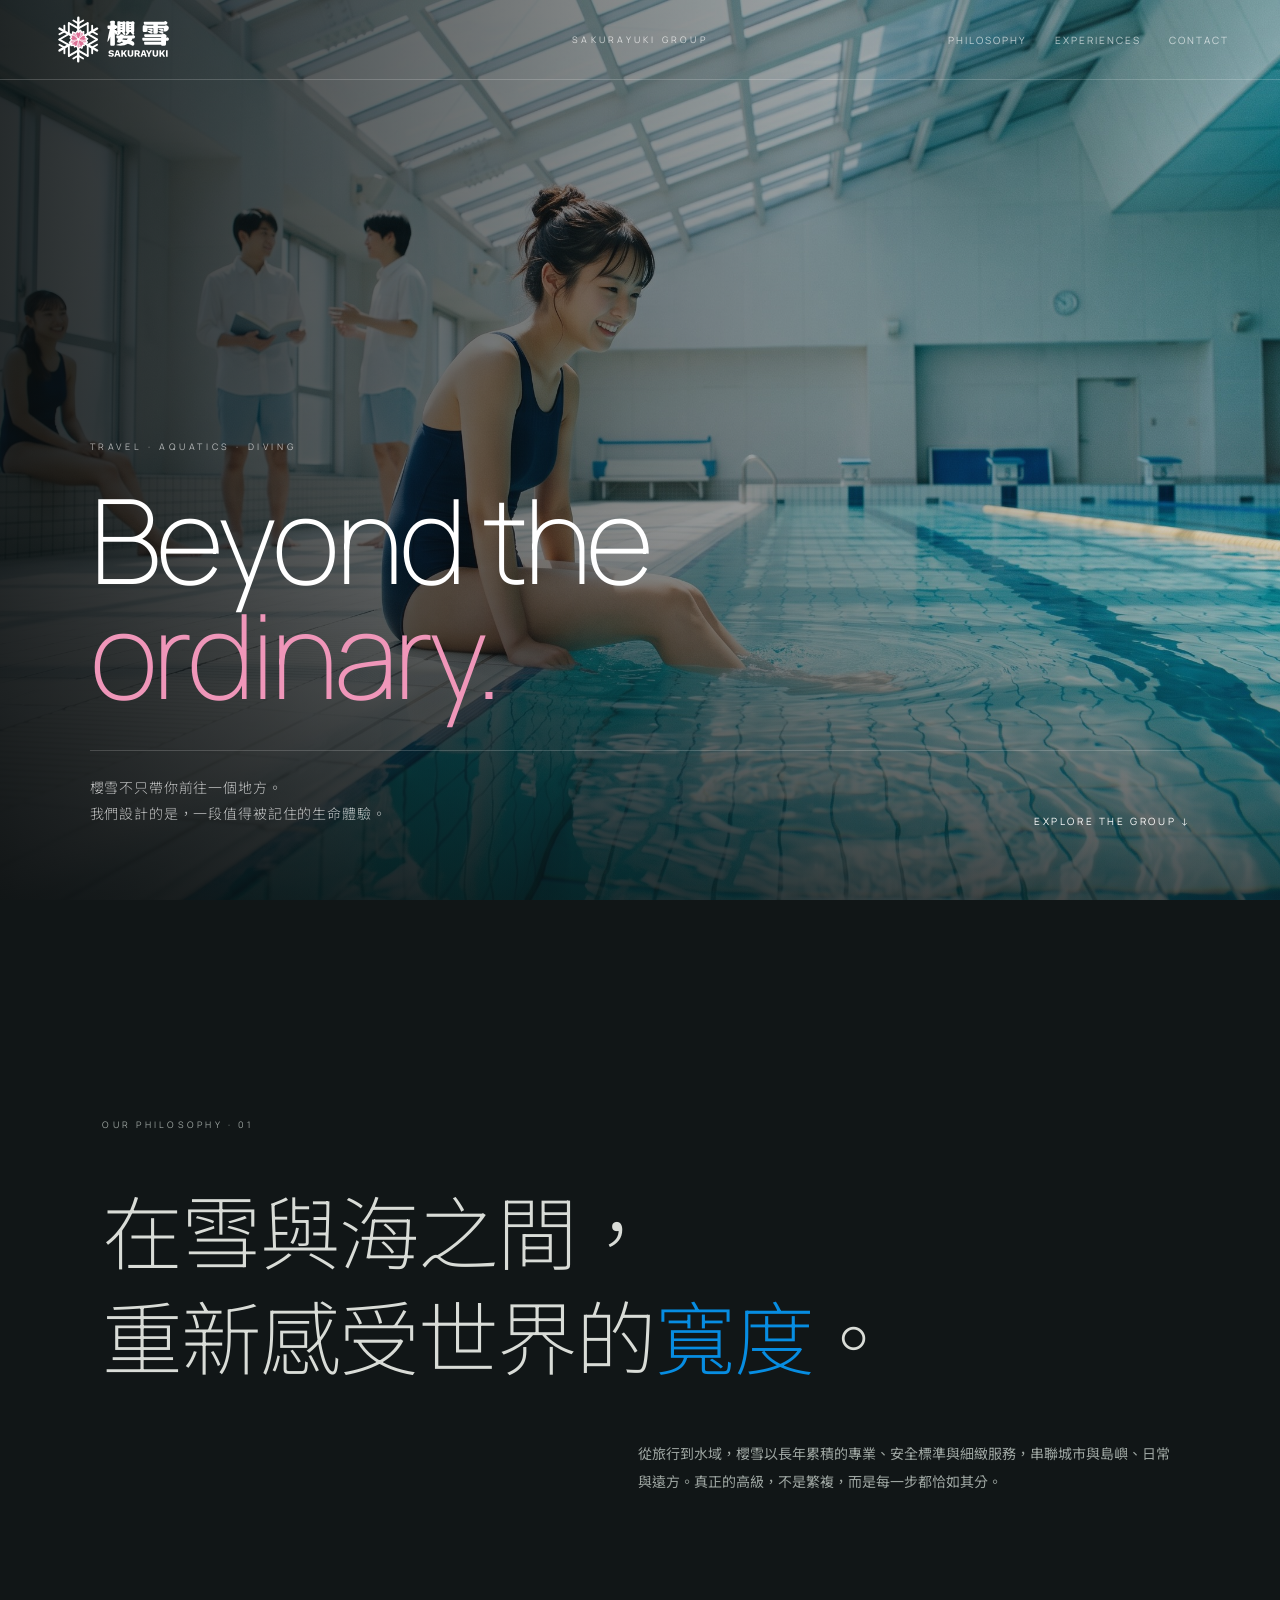
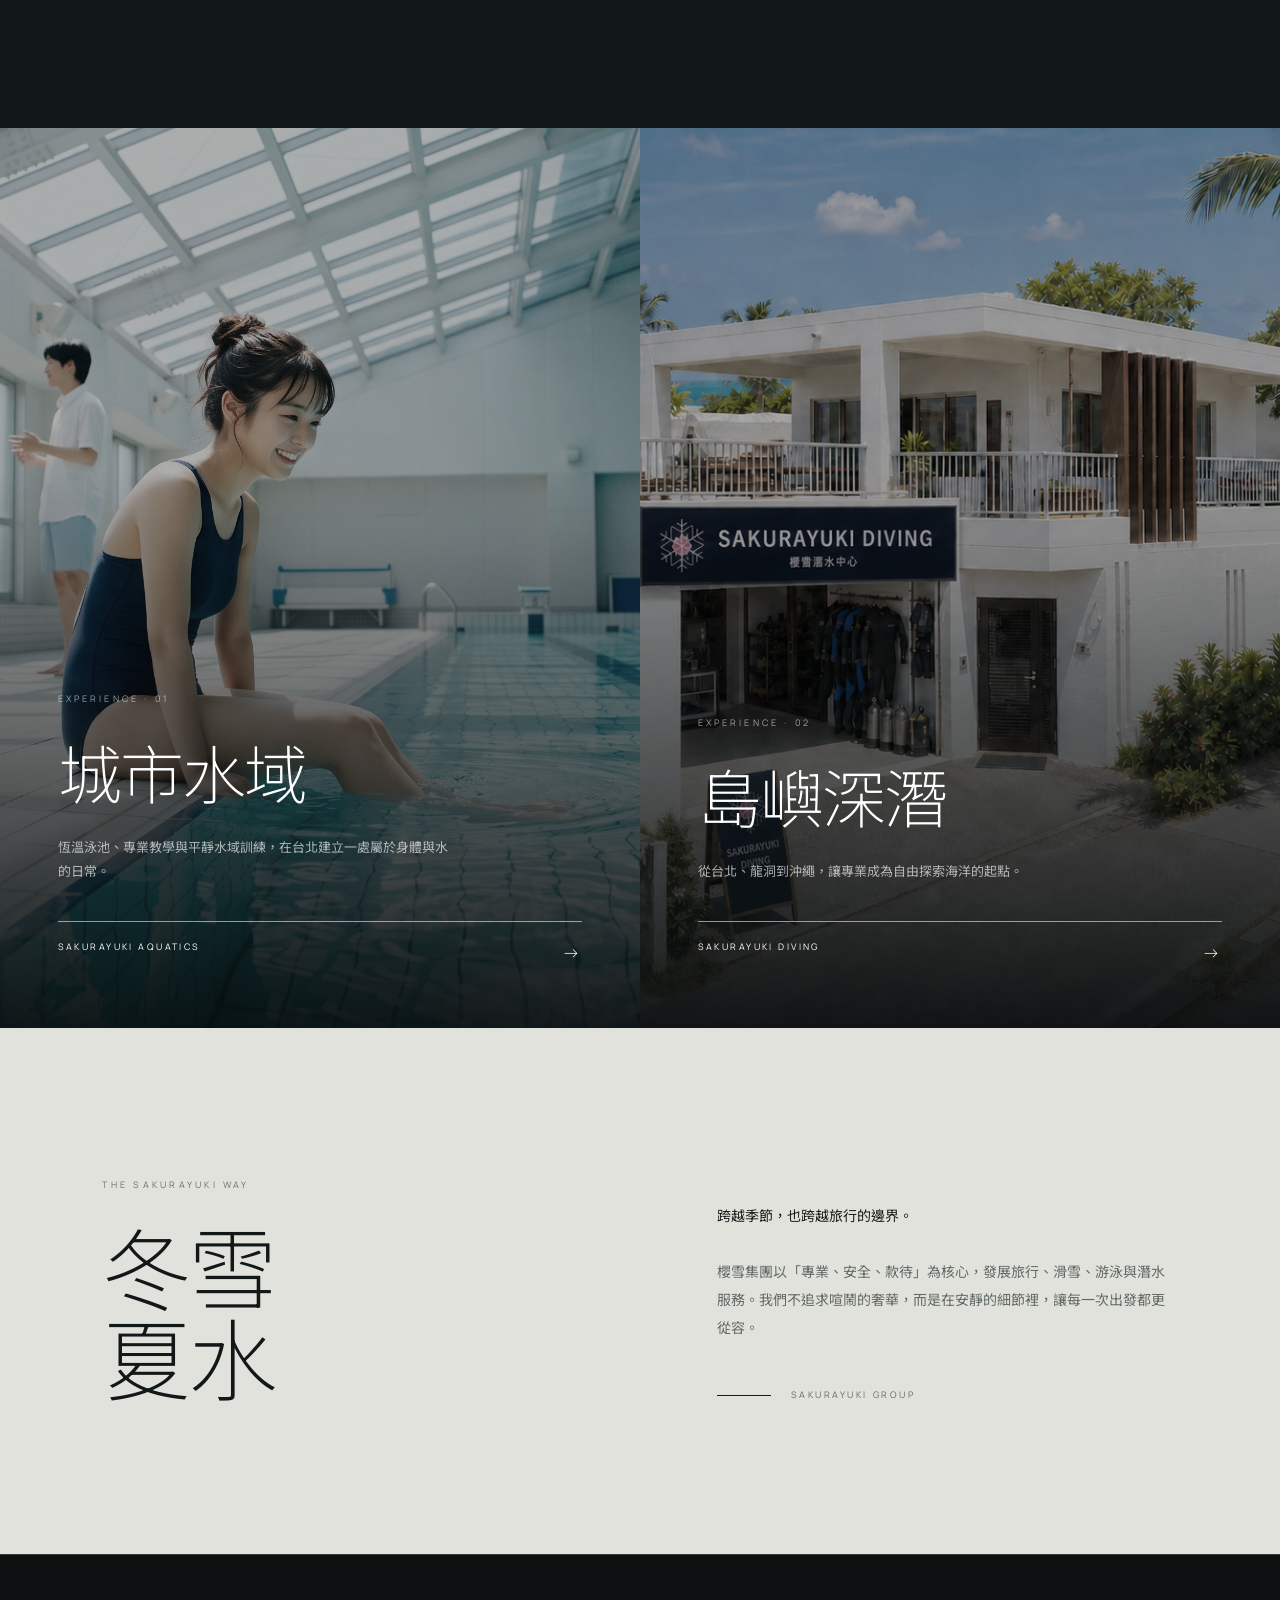
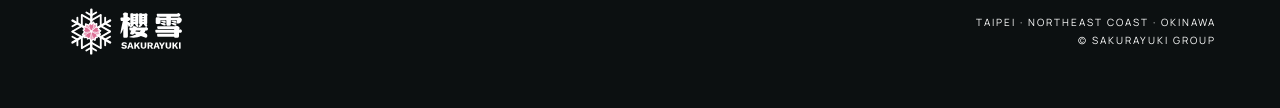
<file: index.html>
<!DOCTYPE html>
<html lang="zh-Hant-TW"><head><meta http-equiv="Content-Type" content="text/html; charset=UTF-8">
<meta name="viewport" content="width=device-width,initial-scale=1">
<title>櫻雪集團｜Nordic Nocturne</title>
<link rel="preconnect" href="https://fonts.googleapis.com/"><link rel="preconnect" href="https://fonts.gstatic.com/" crossorigin><link href="https://fonts.googleapis.com/css2?family=Manrope:wght@200;300;400;500&family=Noto+Sans+TC:wght@300;400;500;600&display=swap" rel="stylesheet">
<style>
:root{--night:#101415;--fog:#d9dcd7;--soft:#9da5a1;--pink:#e36d9c;--line:rgba(255,255,255,.18)}
*{box-sizing:border-box}html{scroll-behavior:smooth}body{margin:0;background:var(--night);color:#fff;font-family:Manrope,"Noto Sans TC",sans-serif;-webkit-font-smoothing:antialiased}a{color:inherit;text-decoration:none}.hero{height:100svh;min-height:680px;position:relative;overflow:hidden;background:url('sy-dive-images/pool-syk1.jpg') center/cover}.hero:before{content:"";position:absolute;inset:0;background:linear-gradient(90deg,rgba(8,12,13,.87) 0%,rgba(8,12,13,.5) 46%,rgba(8,12,13,.12)),linear-gradient(0deg,rgba(8,12,13,.68),transparent 42%)}.top{position:absolute;z-index:5;inset:0 0 auto;display:grid;grid-template-columns:1fr auto 1fr;align-items:center;padding:24px 4vw;border-bottom:1px solid var(--line)}.top img{width:126px;height:46px;object-fit:contain}.wordmark{font-size:9px;letter-spacing:.36em;opacity:.7;text-align:center}.links{display:flex;justify-content:flex-end;gap:28px;font-size:10px;letter-spacing:.2em}.links a{opacity:.66}.links a:hover{opacity:1}.hero-content{position:absolute;z-index:2;left:7vw;right:7vw;bottom:8vh}.micro{font-size:9px;letter-spacing:.4em;color:rgba(255,255,255,.65);text-transform:uppercase}.hero h1{font-size:clamp(58px,9.2vw,142px);font-weight:200;line-height:.98;letter-spacing:-.035em;margin:28px 0 38px;max-width:1120px}.hero h1 em{font-style:normal;color:#ef96b9}.hero-bottom{display:grid;grid-template-columns:1fr 1fr;gap:12vw;align-items:end;border-top:1px solid var(--line);padding-top:24px}.hero-bottom p{font-size:14px;font-weight:300;line-height:1.9;letter-spacing:.06em;color:rgba(255,255,255,.72);max-width:500px;margin:0}.hero-bottom a{text-align:right;font-size:10px;letter-spacing:.26em}.manifesto{min-height:92svh;display:grid;place-items:center;padding:130px 8vw;background:#111617}.manifesto-inner{max-width:1100px;width:100%}.manifesto .label{font-size:9px;letter-spacing:.36em;color:var(--soft)}.manifesto h2{font-size:clamp(38px,6.3vw,92px);font-weight:200;line-height:1.3;letter-spacing:-.025em;margin:50px 0;color:var(--fog)}.manifesto h2 span{color:var(--pink)}.manifesto p{max-width:540px;margin-left:auto;color:var(--soft);font-size:14px;line-height:2}.portals{display:grid;grid-template-columns:1fr 1fr;min-height:100svh}.portal{position:relative;overflow:hidden;min-height:720px}.portal img{position:absolute;inset:0;width:100%;height:100%;object-fit:cover;filter:saturate(.65) brightness(.68);transition:transform 1.1s cubic-bezier(.16,1,.3,1),filter .6s}.portal:after{content:"";position:absolute;inset:0;background:linear-gradient(0deg,rgba(6,10,11,.9),transparent 62%);transition:.5s}.portal:hover img{transform:scale(1.035);filter:saturate(.8) brightness(.78)}.portal-content{position:absolute;z-index:2;inset:auto 4.5vw 5vw}.portal .index{font-size:9px;letter-spacing:.35em;color:rgba(255,255,255,.58)}.portal h3{font-size:clamp(38px,5vw,72px);font-weight:200;letter-spacing:-.03em;margin:20px 0 18px}.portal p{color:rgba(255,255,255,.65);font-size:13px;line-height:1.8;max-width:390px}.portal .cta{margin-top:38px;border-top:1px solid rgba(255,255,255,.55);padding-top:18px;display:flex;justify-content:space-between;font-size:9px;letter-spacing:.27em}.portal .cta b{font-size:18px;font-weight:200;transition:.3s}.portal:hover .cta b{transform:translateX(7px)}.group{padding:150px 8vw;background:#e2e2dc;color:#121818;display:grid;grid-template-columns:1fr 1fr;gap:12vw;align-items:end}.group .label{font-size:9px;letter-spacing:.36em;color:#69706d}.group h2{font-size:clamp(46px,7vw,104px);font-weight:200;letter-spacing:-.045em;line-height:1;margin:34px 0 0}.group-copy{font-size:14px;line-height:2;color:#626a67}.group-copy strong{font-weight:400;color:#171d1b}.signature{display:flex;gap:20px;align-items:center;margin-top:44px}.signature:before{content:"";width:54px;height:1px;background:#171d1b}.signature span{font-size:9px;letter-spacing:.28em}.footer{padding:48px 5vw;border-top:1px solid var(--line);display:flex;justify-content:space-between;align-items:center;background:#0c1011}.footer img{width:126px}.footer div{font-size:8px;letter-spacing:.2em;color:rgba(255,255,255,.38);text-align:right;line-height:1.8}
@media(max-width:760px){.hero{min-height:720px}.top{display:flex;justify-content:space-between;padding:18px 22px}.top img{width:105px}.wordmark{display:none}.links{display:block;position:absolute;right:22px;top:30px}.links a:not(:last-child){display:none}.hero-content{left:24px;right:24px;bottom:38px}.hero h1{font-size:clamp(50px,15vw,62px);line-height:1.02}.hero-bottom{grid-template-columns:1fr;gap:30px}.hero-bottom a{text-align:left}.manifesto{padding:100px 24px}.manifesto p{margin-left:0}.portals{grid-template-columns:1fr}.portal{min-height:76svh}.portal-content{inset:auto 24px 44px}.group{grid-template-columns:1fr;padding:100px 24px;gap:60px}.footer{padding:38px 24px;display:block}.footer div{text-align:left;margin-top:28px}}
.portal:last-child img{object-position:45% center}.footer div{font-size:10px;color:#fff}.top{height:80px;padding-top:0;padding-bottom:0}.top img{width:126px;height:auto}@media(min-width:761px) and (max-width:1180px){.portals{min-height:0}.portal{min-height:680px;height:min(72vw,760px)}.portal:last-child img{object-position:21% center}.portal-content{inset:auto 4vw 4vw}}@media(max-width:760px){.top{height:60px;padding:0 1.2rem}.top img{width:126px;height:auto}.portal:last-child img{object-position:20% center}.footer div{font-size:10px}}
.manifesto h2 span{color:#078de2}
@media(min-width:761px){html.wix-embed{font-size:125%}}
@media(min-width:761px){html.wix-embed .wordmark,html.wix-embed .micro,html.wix-embed .manifesto .label,html.wix-embed .portal .index,html.wix-embed .portal .cta,html.wix-embed .group .label,html.wix-embed .signature span{font-size:11.25px}html.wix-embed .links,html.wix-embed .hero-bottom a,html.wix-embed .footer div{font-size:12.5px}html.wix-embed .hero-bottom p,html.wix-embed .manifesto p,html.wix-embed .group-copy{font-size:17.5px}html.wix-embed .portal p{font-size:16.25px}html.wix-embed .hero h1{font-size:clamp(58px,9.2vw,155px)}html.wix-embed .manifesto h2{font-size:clamp(38px,6.3vw,106px)}html.wix-embed .portal h3{font-size:clamp(38px,5vw,84px)}html.wix-embed .group h2{font-size:clamp(46px,7vw,119px)}}
</style></head>
<body><section class="hero"><header class="top"><img src="sy-dive-images/SY.svg?v=20260902b" alt="櫻雪集團"><div class="wordmark">SAKURAYUKI GROUP</div><nav class="links"><a href="#philosophy">PHILOSOPHY</a><a href="#experiences">EXPERIENCES</a><a href="#contact">CONTACT</a></nav></header><div class="hero-content"><div class="micro">Travel · Aquatics · Diving</div><h1>Beyond the<br><em>ordinary.</em></h1><div class="hero-bottom"><p>櫻雪不只帶你前往一個地方。<br>我們設計的是，一段值得被記住的生命體驗。</p><a href="#philosophy">EXPLORE THE GROUP ↓</a></div></div></section>
<section class="manifesto" id="philosophy"><div class="manifesto-inner"><div class="label">OUR PHILOSOPHY · 01</div><h2>在雪與海之間，<br>重新感受世界的<span>寬度</span>。</h2><p>從旅行到水域，櫻雪以長年累積的專業、安全標準與細緻服務，串聯城市與島嶼、日常與遠方。真正的高級，不是繁複，而是每一步都恰如其分。</p></div></section>
<section class="portals" id="experiences"><a class="portal" href="%E6%AB%BB%E9%9B%AA%E6%B8%B8%E6%B3%B3%E6%B1%A0.html"><img src="sy-dive-images/pool-syk1.jpg" alt="櫻雪游泳池"><div class="portal-content"><div class="index">EXPERIENCE · 01</div><h3>城市水域</h3><p>恆溫泳池、專業教學與平靜水域訓練，在台北建立一處屬於身體與水的日常。</p><div class="cta"><span>SAKURAYUKI AQUATICS</span><b>→</b></div></div></a><a class="portal" href="%E6%AB%BB%E9%9B%AA%E6%97%85%E8%A1%8C%E7%A4%BE_%E6%BD%9B%E6%B0%B4%E6%9C%8D%E5%8B%99.html?v=faf1f4a"><img src="sy-dive-images/okinawa-aerial-sign-v4.jpg" alt="櫻雪沖繩潛水中心"><div class="portal-content"><div class="index">EXPERIENCE · 02</div><h3>島嶼深潛</h3><p>從台北、龍洞到沖繩，讓專業成為自由探索海洋的起點。</p><div class="cta"><span>SAKURAYUKI DIVING</span><b>→</b></div></div></a></section>
<section class="group"><div><div class="label">THE SAKURAYUKI WAY</div><h2>冬雪<br>夏水</h2></div><div class="group-copy"><strong>跨越季節，也跨越旅行的邊界。</strong><br><br>櫻雪集團以「專業、安全、款待」為核心，發展旅行、滑雪、游泳與潛水服務。我們不追求喧鬧的奢華，而是在安靜的細節裡，讓每一次出發都更從容。<div class="signature"><span>SAKURAYUKI GROUP</span></div></div></section>
<footer class="footer" id="contact"><img src="sy-dive-images/SY.svg?v=20260902b" alt="櫻雪集團"><div>TAIPEI · NORTHEAST COAST · OKINAWA<br>© SAKURAYUKI GROUP</div></footer><script>if(self!==top){document.documentElement.classList.add('wix-embed');const link=document.querySelector('a[href*="%E6%BD%9B%E6%B0%B4%E6%9C%8D%E5%8B%99"]');if(link){const url=new URL(link.getAttribute('href'),location.href);url.searchParams.set('v','b017335');url.searchParams.set('embed','wix');link.href=url.href}}</script></body></html>
</file>
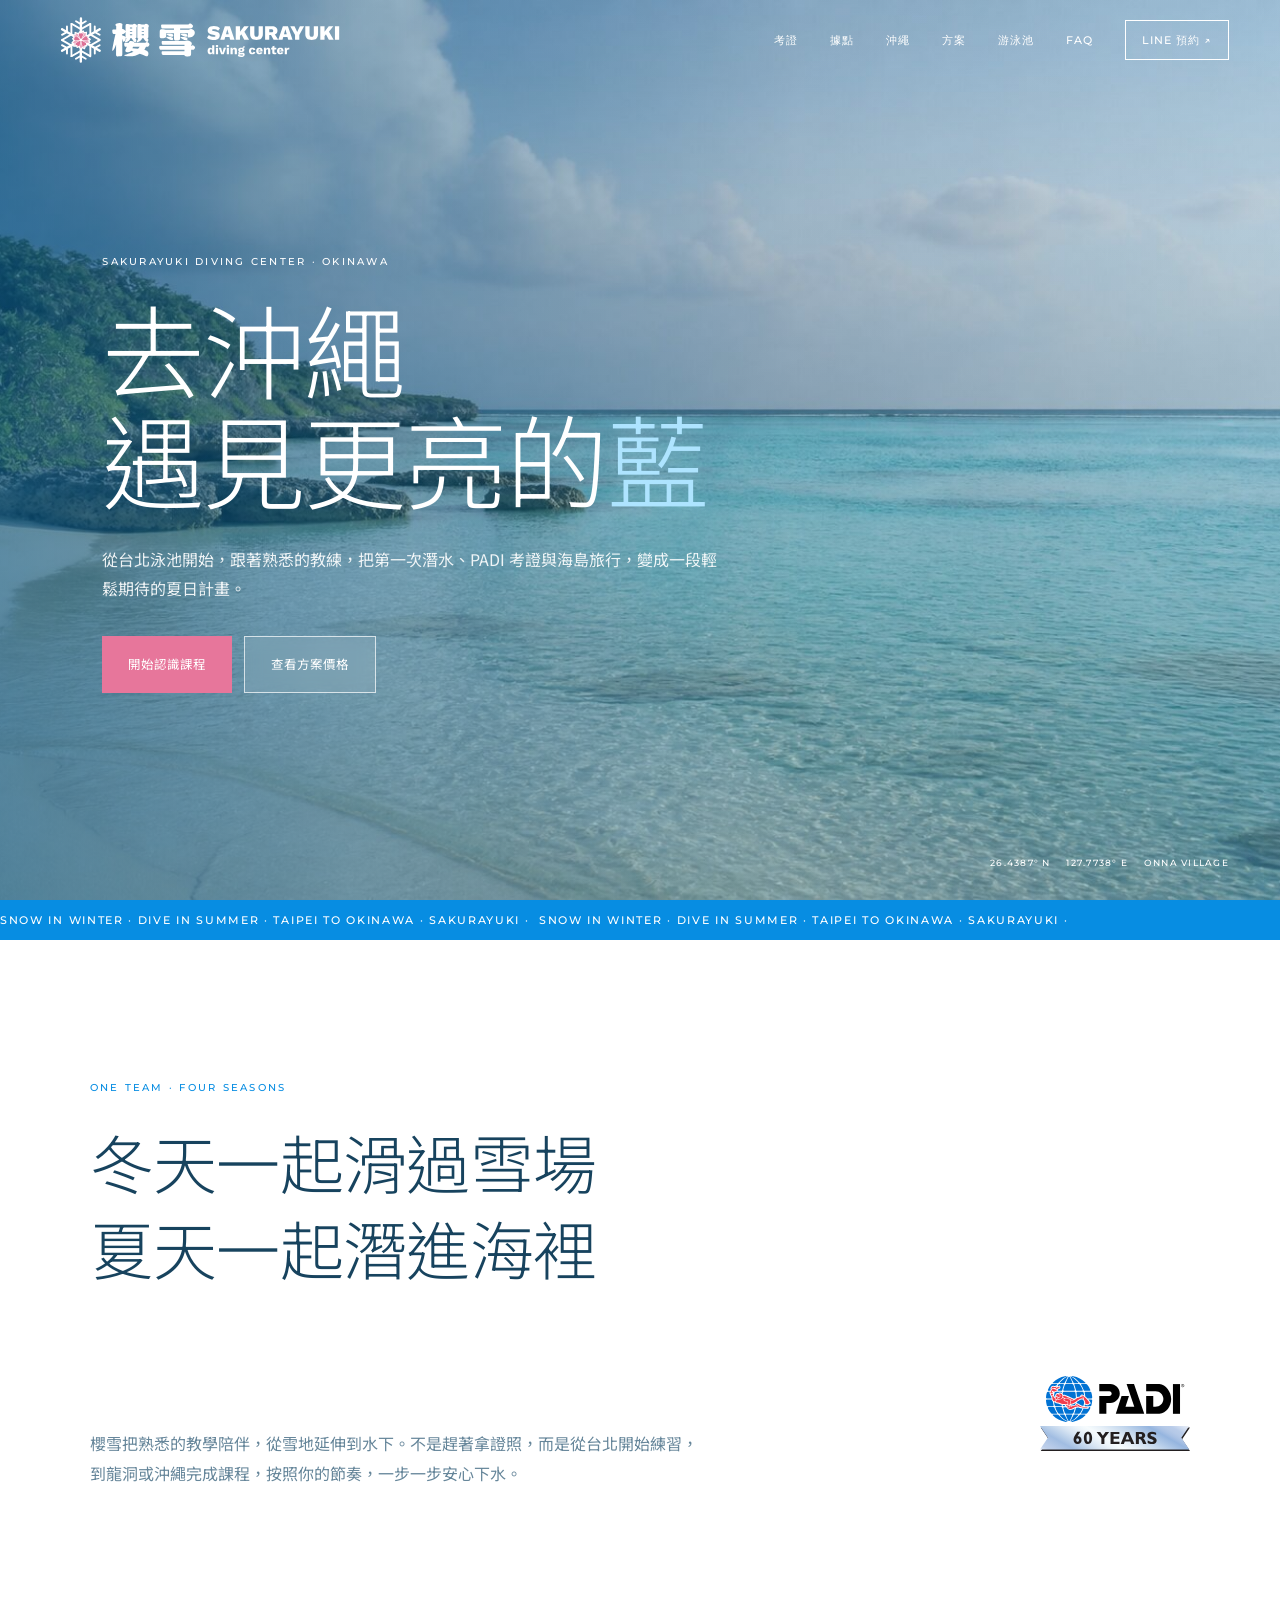
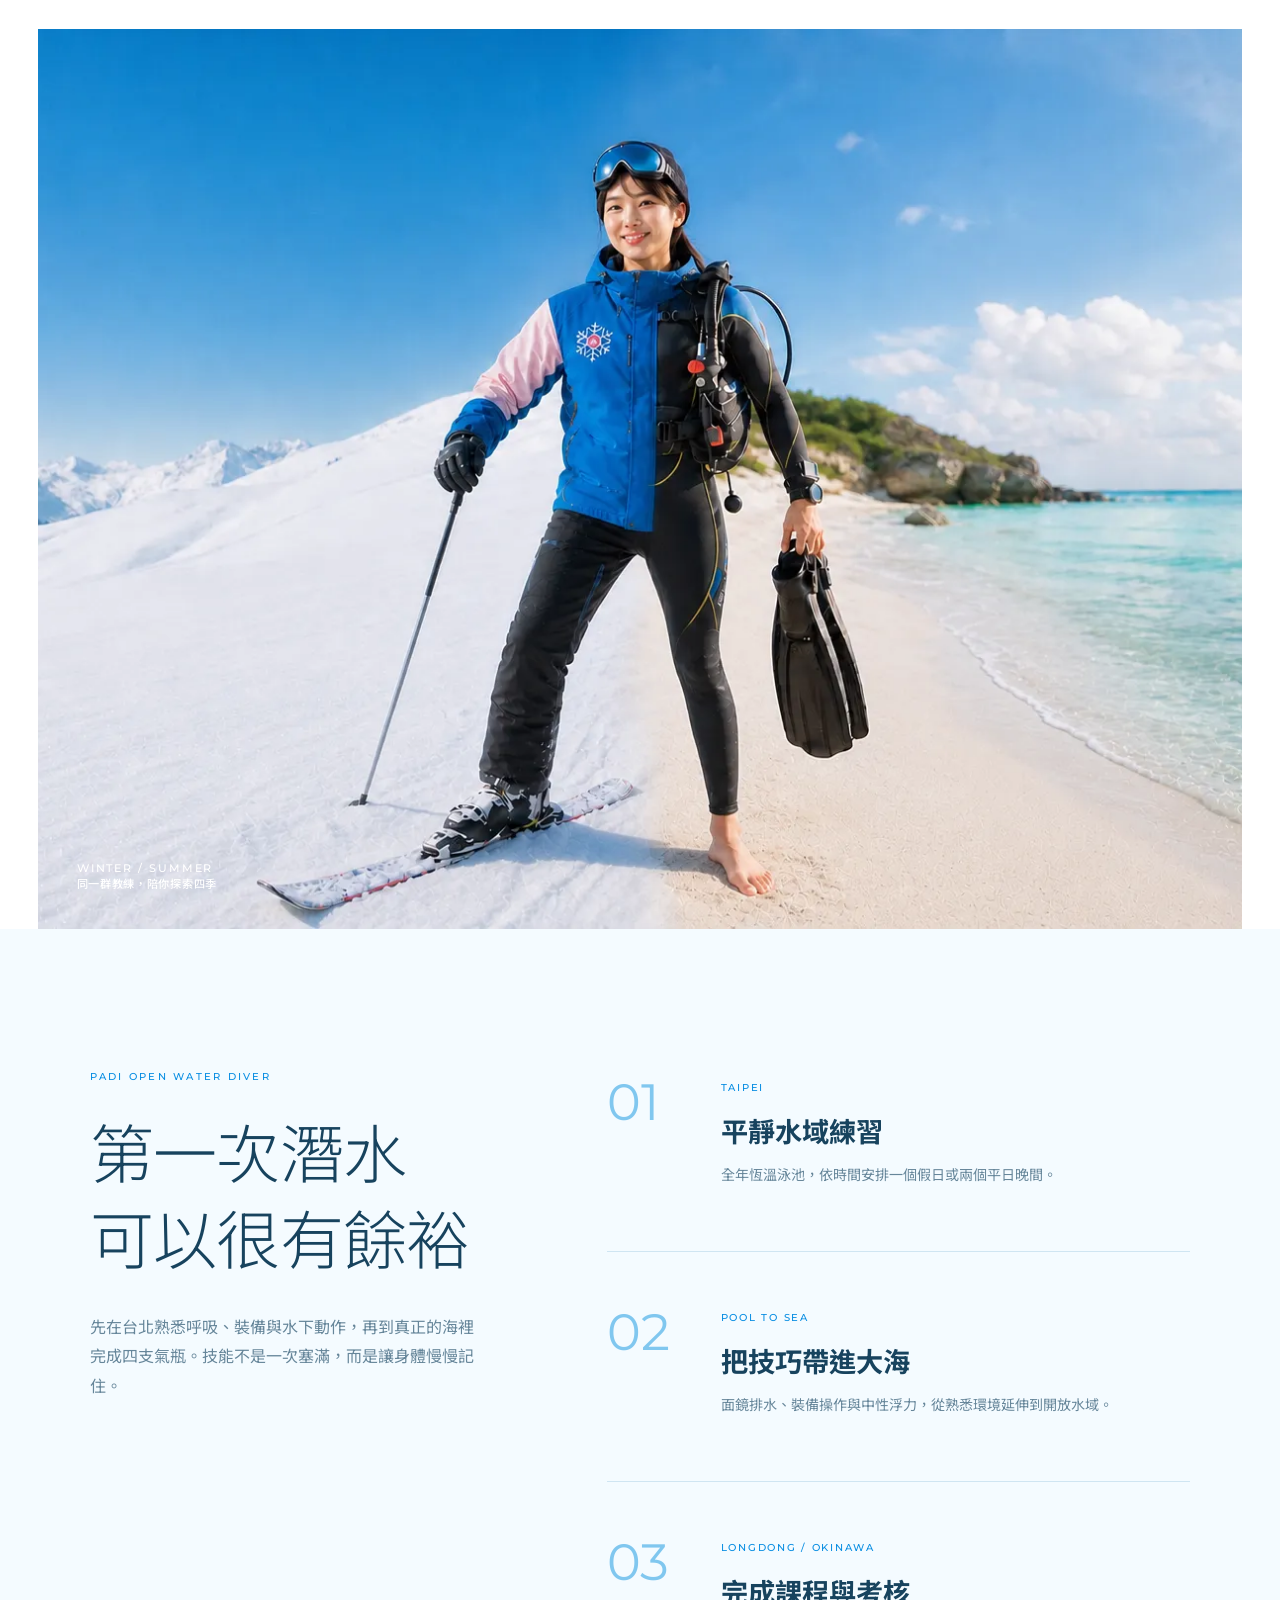
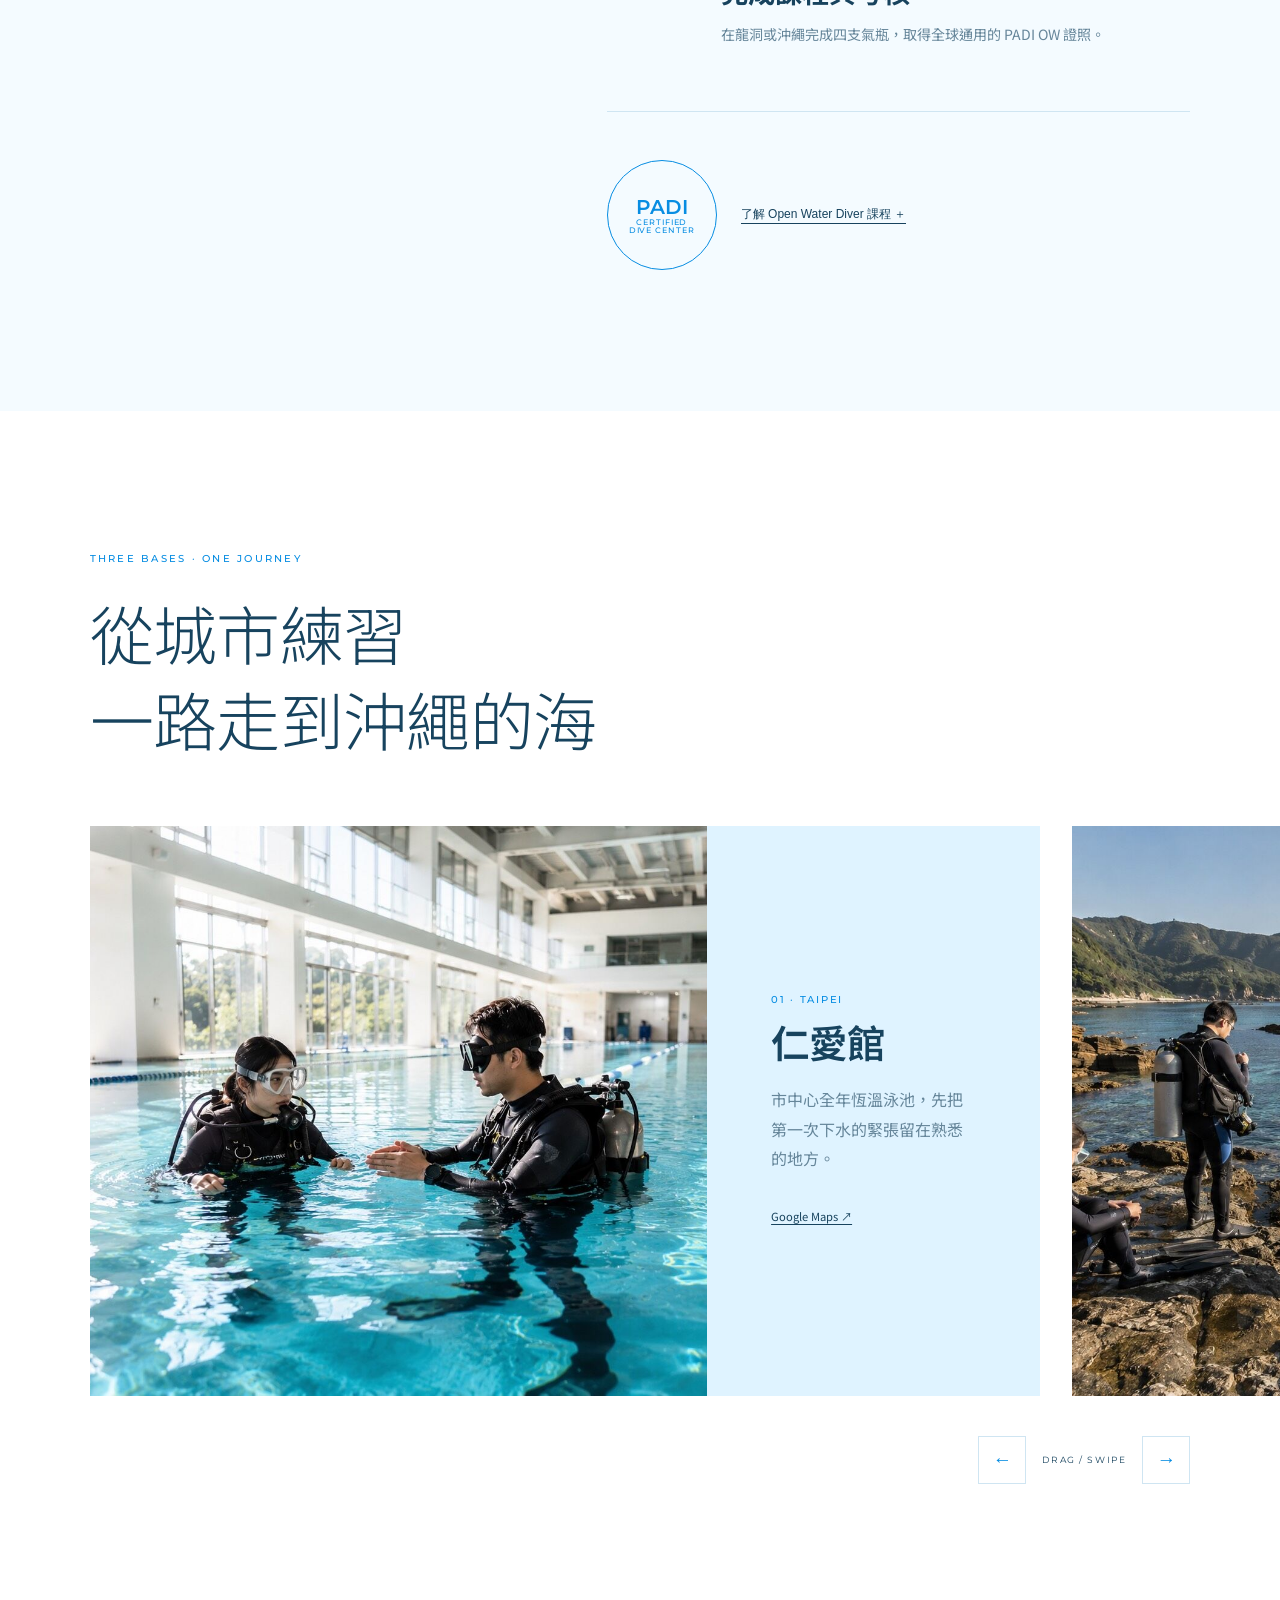
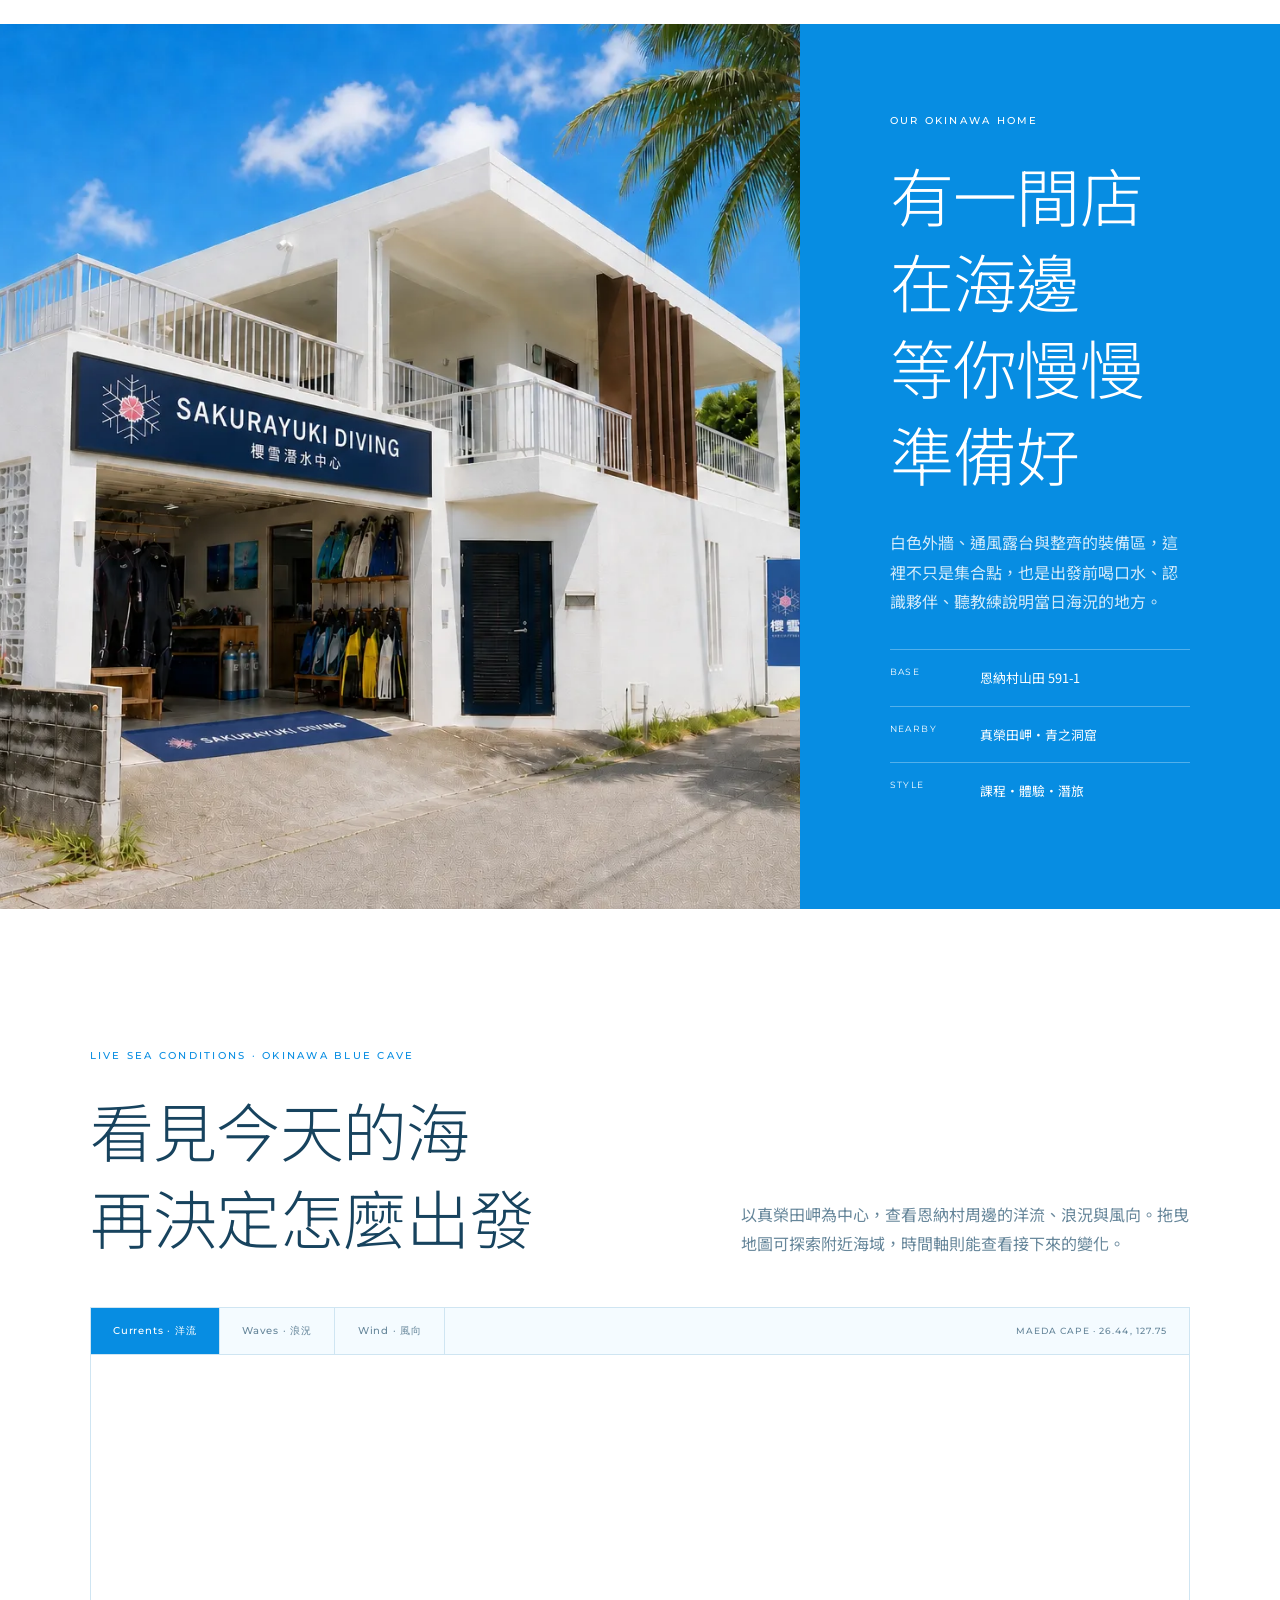
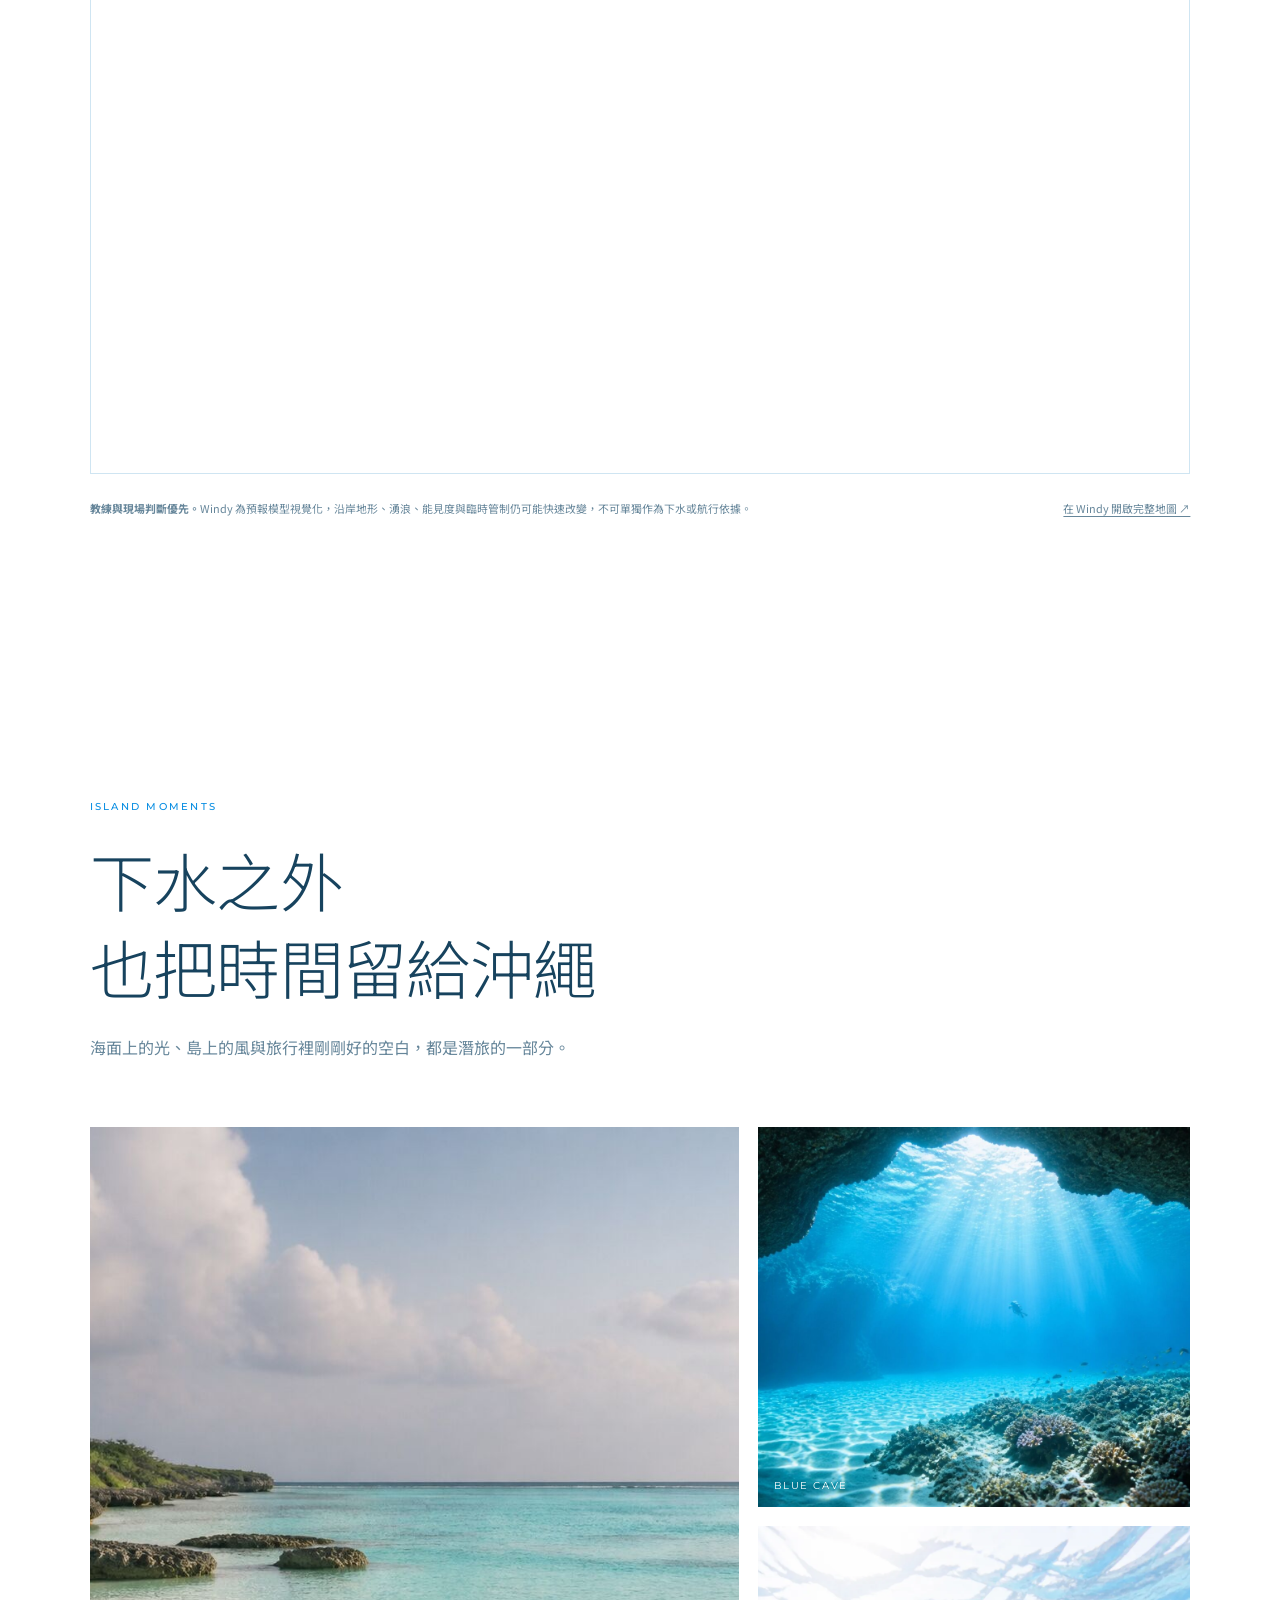
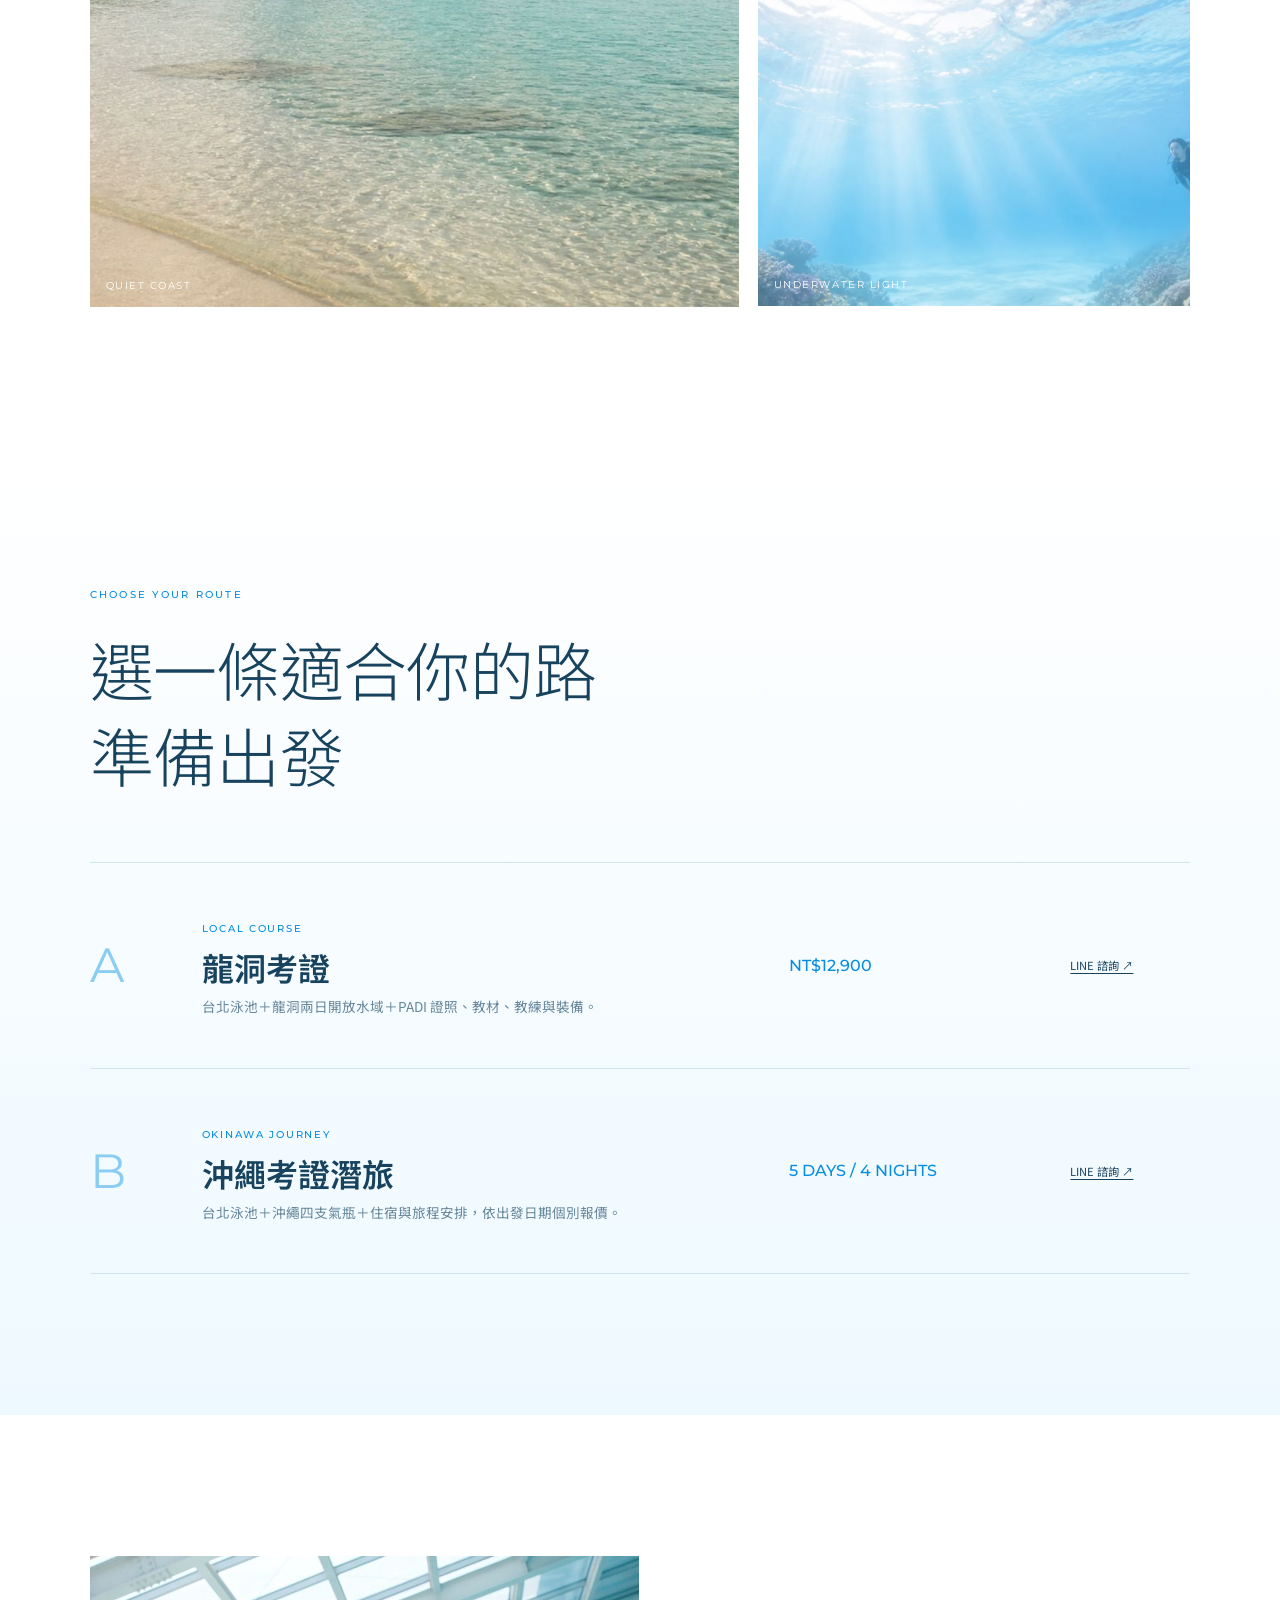
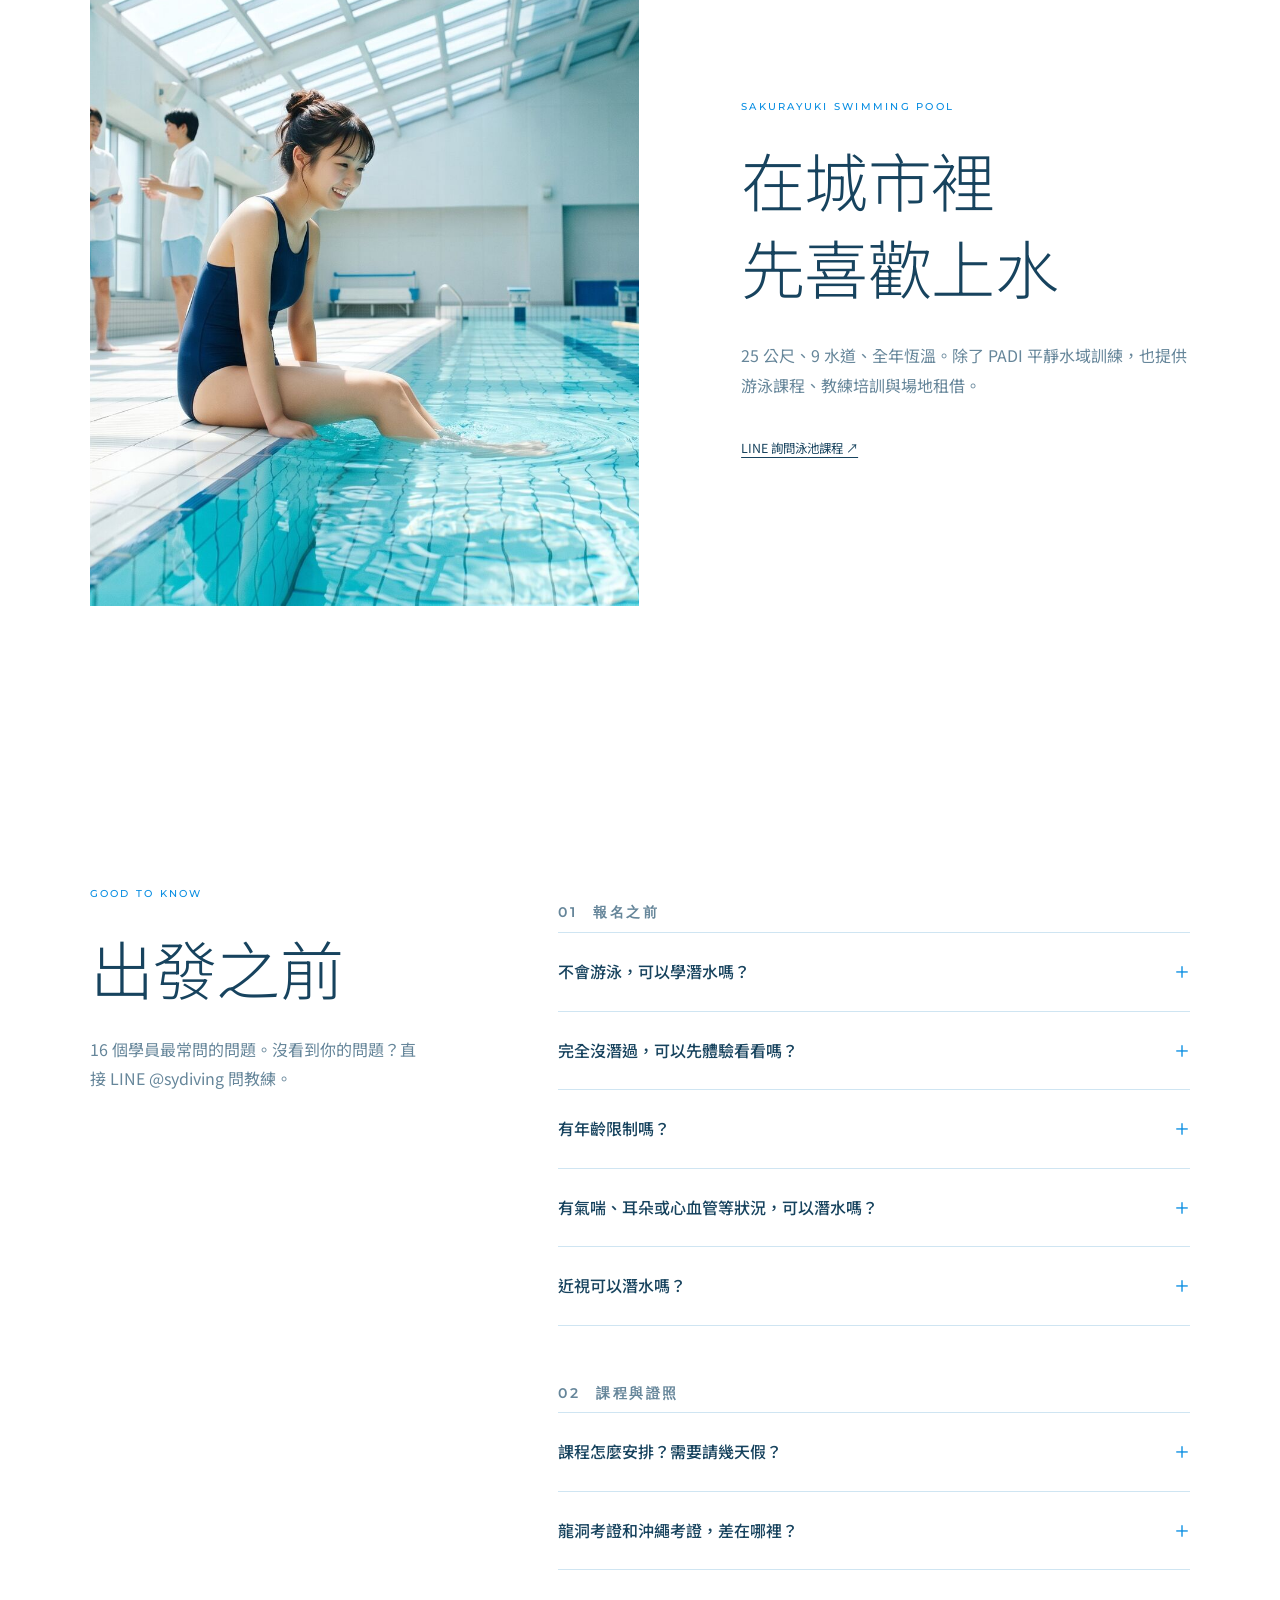
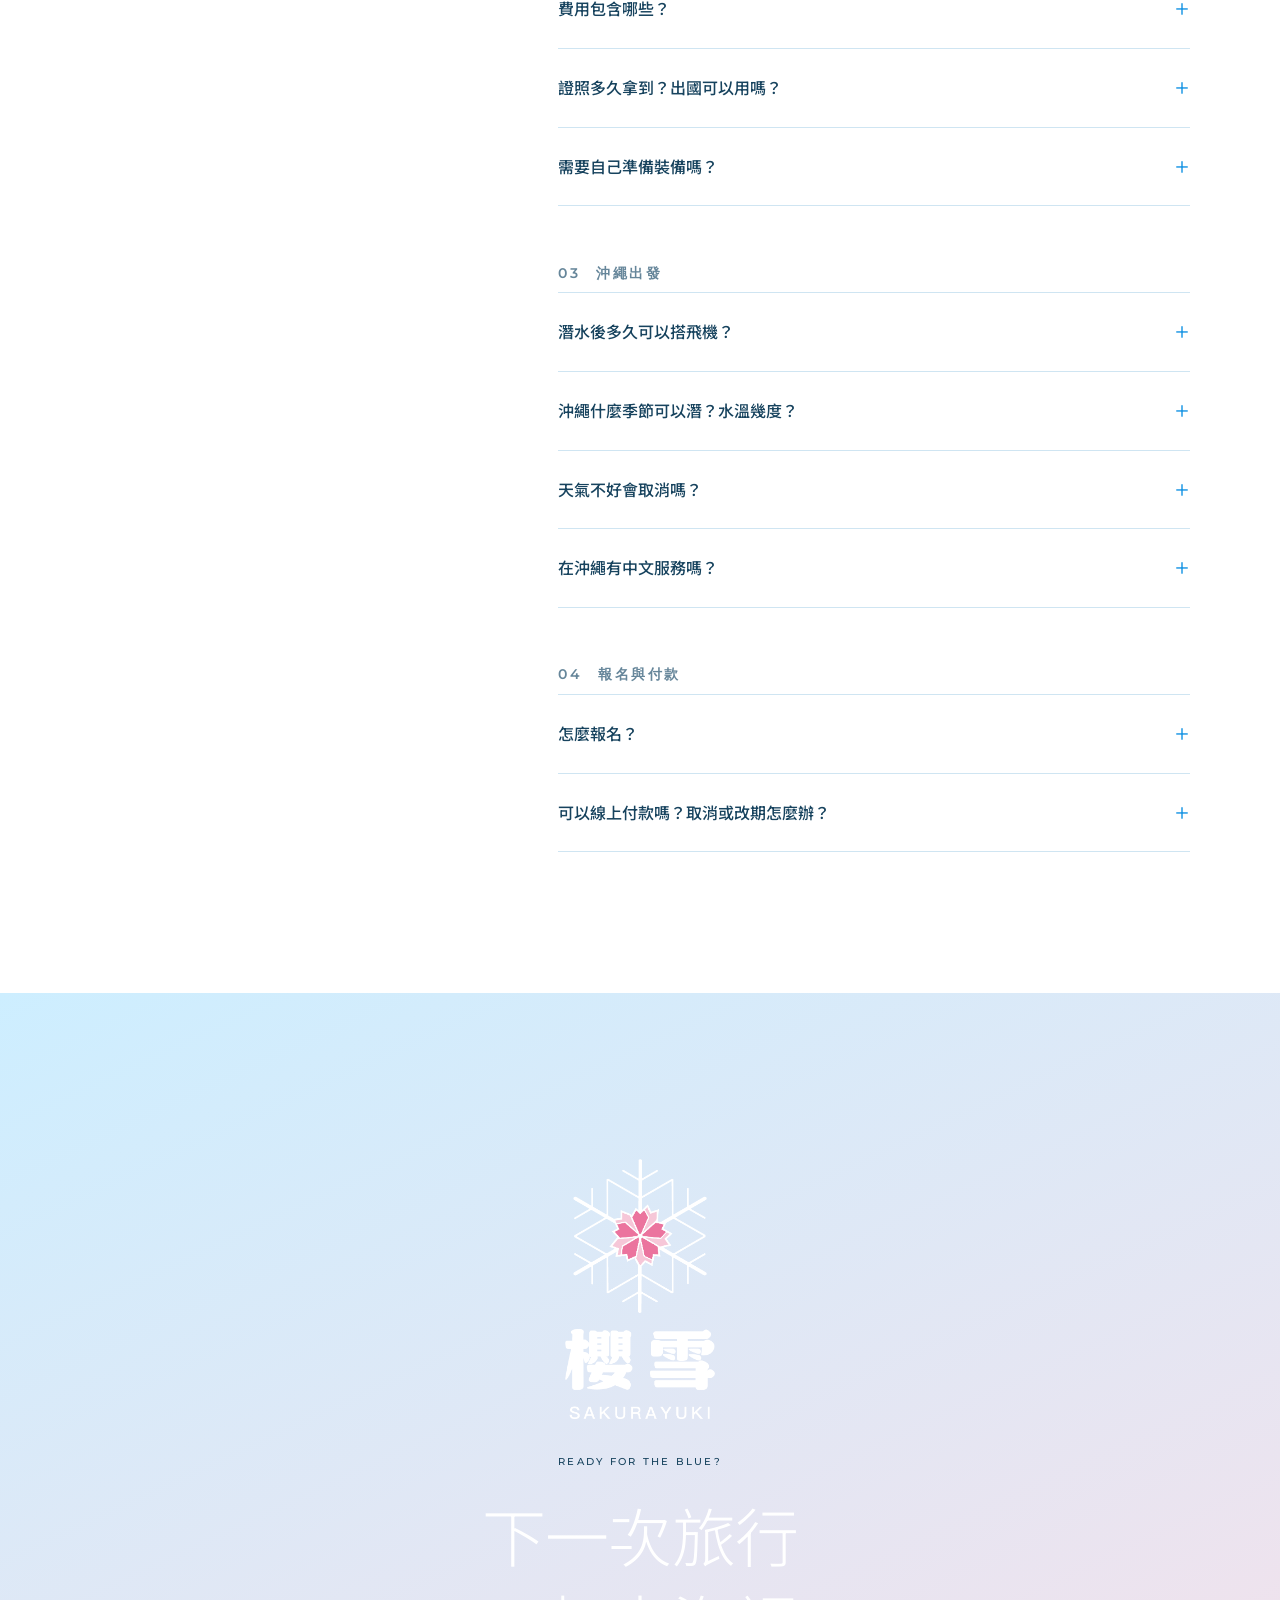
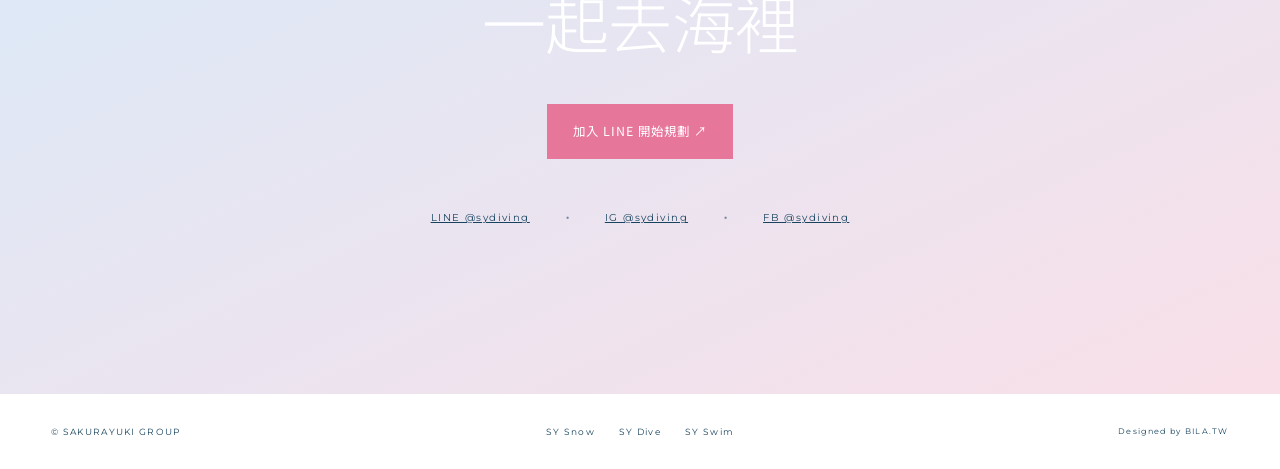
<file: site/index.html>
<!doctype html><html lang="zh-Hant"><head><meta charset="utf-8"><meta name="viewport" content="width=device-width,initial-scale=1"><meta name="description" content="櫻雪潛水中心：台北平靜水域訓練、PADI 開放水域考證與沖繩潛水旅行。"><title>櫻雪潛水中心 SY Diving｜台北 × 沖繩</title><link rel="canonical" href="https://sydiving.com.tw/"> <meta property="og:title" content="櫻雪潛水中心 SY Diving｜台北 × 沖繩"> <meta property="og:description" content="櫻雪潛水中心：台北平靜水域訓練、PADI 開放水域考證與沖繩潛水旅行。"> <meta property="og:url" content="https://sydiving.com.tw/"> <meta property="og:image" content="https://sydiving.com.tw/og.jpg"> <meta property="og:type" content="website"> <meta name="twitter:card" content="summary_large_image"> <link rel="icon" type="image/svg+xml" href="sy-dive-images/SYdive.svg"> <link rel="stylesheet" href="sy-dive-sunny.css?v=34"><script>if(self!==top)document.documentElement.classList.add('wix-embed')</script></head>
<body><div class="progress" aria-hidden="true"></div>
<nav class="nav"><a class="brand" href="#top"><img src="sy-dive-images/SYdive.svg?v=20260902" alt="櫻雪潛水 SY Dive"></a><button class="menu-button" type="button" aria-expanded="false" aria-label="開啟選單"><span></span><span></span></button><div class="menu"><a href="#course">考證</a><a href="#bases">據點</a><a href="#okinawa">沖繩</a><a href="#plans">方案</a><a href="#pool">游泳池</a><a href="#faq">FAQ</a><a class="reserve" href="https://line.me/R/ti/p/@sydiving" target="_blank" rel="noopener noreferrer">LINE 預約 ↗</a></div></nav>
<main id="top">
<header class="hero"><video class="hero-media" autoplay muted loop playsinline poster="sy-dive-images/hero-ocean-3.jpg"><source src="sy-dive-images/hero-ocean.mp4" type="video/mp4"></video><div class="hero-wash"></div><div class="hero-copy reveal"><p class="eyebrow">SAKURAYUKI DIVING CENTER · OKINAWA</p><h1>去沖繩<br><span class="hero-title-line">遇見更亮的<span>藍</span></span></h1><p class="lead">從台北泳池開始，跟著熟悉的教練，把第一次潛水、PADI 考證與海島旅行，變成一段輕鬆期待的夏日計畫。</p><div class="hero-actions"><a class="button primary" href="#course">開始認識課程</a><a class="button glass" href="#plans">查看方案價格</a></div></div><div class="hero-note"><span>26.4387° N</span><span>127.7738° E</span><span>ONNA VILLAGE</span></div></header>
<div class="marquee" aria-hidden="true"><div>SNOW IN WINTER · DIVE IN SUMMER · TAIPEI TO OKINAWA · SAKURAYUKI ·&nbsp; SNOW IN WINTER · DIVE IN SUMMER · TAIPEI TO OKINAWA · SAKURAYUKI ·</div></div>
<section class="intro reveal"><p class="eyebrow blue">ONE TEAM · FOUR SEASONS</p><h2>冬天一起滑過雪場<br>夏天一起潛進海裡</h2><div class="intro-grid"><p>櫻雪把熟悉的教學陪伴，從雪地延伸到水下。不是趕著拿證照，而是從台北開始練習，到龍洞或沖繩完成課程，按照你的節奏，一步一步安心下水。</p><div class="intro-stamp"><img src="sy-dive-images/60th-padi.svg" alt="PADI 60 Years"></div></div></section>
<figure class="wide-photo reveal"><img src="sy-dive-images/dual-okinawa-woman-v5.webp" alt="冬季滑雪與夏季潛水"><figcaption>WINTER / SUMMER<br><span>同一群教練，陪你探索四季</span></figcaption></figure>
<section class="course" id="course"><div class="chapter reveal"><p class="eyebrow blue">PADI OPEN WATER DIVER</p><h2>第一次潛水<br>可以很有餘裕</h2><p>先在台北熟悉呼吸、裝備與水下動作，再到真正的海裡完成四支氣瓶。技能不是一次塞滿，而是讓身體慢慢記住。</p></div><div class="course-steps"><article class="step reveal"><span>01</span><div><small>TAIPEI</small><h3>平靜水域練習</h3><p>全年恆溫泳池，依時間安排一個假日或兩個平日晚間。</p></div></article><article class="step reveal"><span>02</span><div><small>POOL TO SEA</small><h3>把技巧帶進大海</h3><p>面鏡排水、裝備操作與中性浮力，從熟悉環境延伸到開放水域。</p></div></article><article class="step reveal"><span>03</span><div><small>LONGDONG / OKINAWA</small><h3>完成課程與考核</h3><p>在龍洞或沖繩完成四支氣瓶，取得全球通用的 PADI OW 證照。</p></div></article><button class="padi-link reveal" type="button" data-open-water-open><span class="padi-certified-mark" aria-hidden="true"><strong>PADI</strong><small>CERTIFIED<br>DIVE CENTER</small></span><span class="padi-link-label">了解 Open Water Diver 課程 ＋</span></button></div></section>
<section class="bases" id="bases"><div class="section-heading reveal"><p class="eyebrow blue">THREE BASES · ONE JOURNEY</p><h2>從城市練習<br>一路走到沖繩的海</h2></div><div class="base-track" data-slider><article class="base-card"><img src="sy-dive-images/loc-pool.jpg" alt="櫻雪仁愛游泳池"><div><span>01 · TAIPEI</span><h3>仁愛館</h3><p>市中心全年恆溫泳池，先把第一次下水的緊張留在熟悉的地方。</p><a href="https://maps.app.goo.gl/nRAS1w7pERsF7T9z8" target="_blank" rel="noopener noreferrer">Google Maps ↗</a></div></article><article class="base-card"><img src="sy-dive-images/loc-longdong.jpg" alt="東北角龍洞潛水"><div><span>02 · NEW TAIPEI</span><h3>龍洞</h3><p>距離台北約一小時的成熟潛點，適合完成開放水域課程與在地練習。</p></div></article><article class="base-card"><img src="sy-dive-images/okinawa-aerial-sign-v4.jpg" alt="櫻雪沖繩潛水中心"><div><span>03 · OKINAWA</span><h3>恩納村基地</h3><p>在真榮田岬旁整理裝備、確認海況，從白色店面出發去看沖繩更多的藍。</p><a href="https://maps.app.goo.gl/Xgw14vvBEVRDdFhM7" target="_blank" rel="noopener noreferrer">Google Maps ↗</a></div></article></div><div class="slider-controls"><button data-prev aria-label="上一張">←</button><span>DRAG / SWIPE</span><button data-next aria-label="下一張">→</button></div></section>
<section class="okinawa" id="okinawa"><div class="okinawa-photo reveal"><img src="sy-dive-images/okinawa-island-sign-v6.webp" alt="櫻雪沖繩白色店面"></div><div class="okinawa-copy reveal"><p class="eyebrow">OUR OKINAWA HOME</p><h2>有一間店在海邊<br>等你慢慢準備好</h2><p>白色外牆、通風露台與整齊的裝備區，這裡不只是集合點，也是出發前喝口水、認識夥伴、聽教練說明當日海況的地方。</p><dl><div><dt>BASE</dt><dd>恩納村山田 591-1</dd></div><div><dt>NEARBY</dt><dd>真榮田岬・青之洞窟</dd></div><div><dt>STYLE</dt><dd>課程・體驗・潛旅</dd></div></dl></div></section>
<section class="windy-sea" id="sea-status"><div class="windy-shell"><header class="windy-heading reveal"><div><p class="eyebrow blue">LIVE SEA CONDITIONS · OKINAWA BLUE CAVE</p><h2>看見今天的海<br>再決定怎麼出發</h2></div><p>以真榮田岬為中心，查看恩納村周邊的洋流、浪況與風向。拖曳地圖可探索附近海域，時間軸則能查看接下來的變化。</p></header><div class="windy-toolbar reveal" role="group" aria-label="切換海況圖層"><button type="button" class="active" data-windy-layer="currents">Currents · 洋流</button><button type="button" data-windy-layer="waves">Waves · 浪況</button><button type="button" data-windy-layer="wind">Wind · 風向</button><span>MAEDA CAPE · 26.44, 127.75</span></div><div class="windy-map reveal"><iframe data-windy-frame title="Windy 真榮田岬即時洋流與海況地圖" loading="lazy" src="https://embed.windy.com/embed2.html?lat=26.44&amp;lon=127.75&amp;detailLat=26.44&amp;detailLon=127.75&amp;zoom=9&amp;level=surface&amp;overlay=currents&amp;product=seaCurrents&amp;menu=true&amp;message=true&amp;marker=true&amp;calendar=now&amp;pressure=false&amp;type=map&amp;location=coordinates&amp;detail=true&amp;metricWind=kt&amp;metricTemp=%C2%B0C&amp;radarRange=-1" frameborder="0" allowfullscreen></iframe></div><div class="windy-note reveal"><p><strong>教練與現場判斷優先。</strong>Windy 為預報模型視覺化，沿岸地形、湧浪、能見度與臨時管制仍可能快速改變，不可單獨作為下水或航行依據。</p><a href="https://www.windy.com/26.44/127.75?currents,26.44,127.75,9" target="_blank" rel="noopener noreferrer">在 Windy 開啟完整地圖 ↗</a></div></div></section>
<section class="island-gallery"><div class="section-heading reveal"><p class="eyebrow blue">ISLAND MOMENTS</p><h2>下水之外<br>也把時間留給沖繩</h2><p>海面上的光、島上的風與旅行裡剛剛好的空白，都是潛旅的一部分。</p></div><div class="gallery-grid"><figure class="g1 reveal"><img src="sy-dive-images/hero-ocean-3.jpg" alt="沖繩安靜海岸"><figcaption>QUIET COAST</figcaption></figure><figure class="g2 reveal"><img src="sy-dive-images/okinawa-blue-cave.jpg" alt="沖繩青之洞窟"><figcaption>BLUE CAVE</figcaption></figure><figure class="g3 reveal"><img src="sy-dive-images/hero-okinawa-underwater-v2.webp" alt="沖繩水下珊瑚"><figcaption>UNDERWATER LIGHT</figcaption></figure></div></section>
<section class="plans" id="plans"><div class="section-heading reveal"><p class="eyebrow blue">CHOOSE YOUR ROUTE</p><h2>選一條適合你的路<br>準備出發</h2></div><div class="plan-list"><article class="plan reveal"><div class="plan-no">A</div><div><span>LOCAL COURSE</span><h3>龍洞考證</h3><p>台北泳池＋龍洞兩日開放水域＋PADI 證照、教材、教練與裝備。</p></div><strong>NT$12,900</strong><a href="https://line.me/R/ti/p/@sydiving" target="_blank" rel="noopener noreferrer">LINE 諮詢 ↗</a></article><article class="plan reveal"><div class="plan-no">B</div><div><span>OKINAWA JOURNEY</span><h3>沖繩考證潛旅</h3><p>台北泳池＋沖繩四支氣瓶＋住宿與旅程安排，依出發日期個別報價。</p></div><strong>5 DAYS / 4 NIGHTS</strong><a href="https://line.me/R/ti/p/@sydiving" target="_blank" rel="noopener noreferrer">LINE 諮詢 ↗</a></article></div></section>
<section class="pool" id="pool"><div class="pool-photo reveal"><img src="sy-dive-images/pool-syk1.jpg" alt="櫻雪仁愛游泳池"></div><div class="pool-copy reveal"><p class="eyebrow blue">SAKURAYUKI SWIMMING POOL</p><h2>在城市裡<br>先喜歡上水</h2><p>25 公尺、9 水道、全年恆溫。除了 PADI 平靜水域訓練，也提供游泳課程、教練培訓與場地租借。</p><a class="text-link" href="https://line.me/R/ti/p/@sydiving" target="_blank" rel="noopener noreferrer">LINE 詢問泳池課程 ↗</a></div></section>
<section class="faq" id="faq"><div class="section-heading reveal"><p class="eyebrow blue">GOOD TO KNOW</p><h2>出發之前</h2><p>16 個學員最常問的問題。沒看到你的問題？直接 LINE @sydiving 問教練。</p></div><div class="faq-list"><div class="faq-group"><p class="faq-cat">01　報名之前</p><details><summary>不會游泳，可以學潛水嗎？</summary><p>可以先從游泳開始。完成 PADI 課程前，需要能連續游 200 公尺（不限泳姿、不計時），並在水面漂浮或踩水 10 分鐘。還不熟水性的話，可以先在櫻雪游泳池上游泳課，再銜接潛水課程。</p></details><details><summary>完全沒潛過，可以先體驗看看嗎？</summary><p>可以。沖繩恩納村據點提供體驗潛水，由教練全程陪同，不需要證照；喜歡再接著考證。體驗內容與費用請 LINE 詢問。</p></details><details><summary>有年齡限制嗎？</summary><p>Open Water Diver 課程最低 10 歲；10–14 歲完成後取得 Junior Open Water Diver。未成年學員須由家長或監護人同意。</p></details><details><summary>有氣喘、耳朵或心血管等狀況，可以潛水嗎？</summary><p>報名時會填寫 PADI 健康聲明。若有勾選相關狀況，需先請醫師評估並簽名同意後才能下水；懷孕期間不可潛水。不確定的話，先在 LINE 告訴我們。</p></details><details><summary>近視可以潛水嗎？</summary><p>可以配戴隱形眼鏡，或使用有度數的面鏡；報名時告訴我們度數即可。</p></details></div><div class="faq-group"><p class="faq-cat">02　課程與證照</p><details><summary>課程怎麼安排？需要請幾天假？</summary><p>台北泳池訓練可安排一個假日，或兩個平日晚間。之後選擇龍洞（兩天）或沖繩（建議 5 天 4 夜）完成四支海洋潛水。</p></details><details><summary>龍洞考證和沖繩考證，差在哪裡？</summary><p>兩者都是同一張 PADI 證照。龍洞離台北約一小時，費用固定 NT$12,900；沖繩是課程加海島旅行，水溫較暖、能見度高，依出發日期個別報價。</p></details><details><summary>費用包含哪些？</summary><p>龍洞方案包含台北泳池訓練、龍洞兩日開放水域、PADI 證照、教材、教練與裝備。沖繩方案另含住宿與旅程安排；機票是否包含、單人房加價等，以報價單為準。</p></details><details><summary>證照多久拿到？出國可以用嗎？</summary><p>完成課程後核發 PADI 電子證照，全球 PADI 潛水中心都認可，而且終身有效。很久沒潛的話，建議先上複習課再下水。</p></details><details><summary>需要自己準備裝備嗎？</summary><p>不需要，課程包含所需潛水裝備。請自備泳衣、毛巾與個人用品；已有個人裝備可於報名時告訴我們。</p></details></div><div class="faq-group"><p class="faq-cat">03　沖繩出發</p><details><summary>潛水後多久可以搭飛機？</summary><p>依 PADI 建議，單次潛水後至少間隔 12 小時，連續多天或多次潛水後至少 18 小時。所以回程前一天不安排下水，這也是建議排 5 天 4 夜的原因。</p></details><details><summary>沖繩什麼季節可以潛？水溫幾度？</summary><p>沖繩全年都能潛水。夏季水溫約 27–29°C，冬季約 21–23°C，教練會依季節準備合適的防寒衣。</p></details><details><summary>天氣不好會取消嗎？</summary><p>是否下水以教練現場判斷與安全為優先，可能改到其他潛點或調整日期。因天候取消時的改期與退費方式，報名時會說明清楚。</p></details><details><summary>在沖繩有中文服務嗎？</summary><p>有。從台北練習到沖繩下海都由櫻雪的中文團隊陪同，不用擔心語言溝通。</p></details></div><div class="faq-group"><p class="faq-cat">04　報名與付款</p><details><summary>怎麼報名？</summary><p>加入 LINE @sydiving，告訴我們預計日期、人數和潛水經驗，我們會回覆適合的課程與報價。</p></details><details><summary>可以線上付款嗎？取消或改期怎麼辦？</summary><p>付款方式、訂金與取消、改期的規則，會在報價時一併說明清楚；有任何疑問，都可以先在 LINE @sydiving 詢問。</p></details></div></div><script type="application/ld+json">{"@context": "https://schema.org", "@type": "FAQPage", "mainEntity": [{"@type": "Question", "name": "不會游泳，可以學潛水嗎？", "acceptedAnswer": {"@type": "Answer", "text": "可以先從游泳開始。完成 PADI 課程前，需要能連續游 200 公尺（不限泳姿、不計時），並在水面漂浮或踩水 10 分鐘。還不熟水性的話，可以先在櫻雪游泳池上游泳課，再銜接潛水課程。"}}, {"@type": "Question", "name": "完全沒潛過，可以先體驗看看嗎？", "acceptedAnswer": {"@type": "Answer", "text": "可以。沖繩恩納村據點提供體驗潛水，由教練全程陪同，不需要證照；喜歡再接著考證。體驗內容與費用請 LINE 詢問。"}}, {"@type": "Question", "name": "有年齡限制嗎？", "acceptedAnswer": {"@type": "Answer", "text": "Open Water Diver 課程最低 10 歲；10–14 歲完成後取得 Junior Open Water Diver。未成年學員須由家長或監護人同意。"}}, {"@type": "Question", "name": "有氣喘、耳朵或心血管等狀況，可以潛水嗎？", "acceptedAnswer": {"@type": "Answer", "text": "報名時會填寫 PADI 健康聲明。若有勾選相關狀況，需先請醫師評估並簽名同意後才能下水；懷孕期間不可潛水。不確定的話，先在 LINE 告訴我們。"}}, {"@type": "Question", "name": "近視可以潛水嗎？", "acceptedAnswer": {"@type": "Answer", "text": "可以配戴隱形眼鏡，或使用有度數的面鏡；報名時告訴我們度數即可。"}}, {"@type": "Question", "name": "課程怎麼安排？需要請幾天假？", "acceptedAnswer": {"@type": "Answer", "text": "台北泳池訓練可安排一個假日，或兩個平日晚間。之後選擇龍洞（兩天）或沖繩（建議 5 天 4 夜）完成四支海洋潛水。"}}, {"@type": "Question", "name": "龍洞考證和沖繩考證，差在哪裡？", "acceptedAnswer": {"@type": "Answer", "text": "兩者都是同一張 PADI 證照。龍洞離台北約一小時，費用固定 NT$12,900；沖繩是課程加海島旅行，水溫較暖、能見度高，依出發日期個別報價。"}}, {"@type": "Question", "name": "費用包含哪些？", "acceptedAnswer": {"@type": "Answer", "text": "龍洞方案包含台北泳池訓練、龍洞兩日開放水域、PADI 證照、教材、教練與裝備。沖繩方案另含住宿與旅程安排；機票是否包含、單人房加價等，以報價單為準。"}}, {"@type": "Question", "name": "證照多久拿到？出國可以用嗎？", "acceptedAnswer": {"@type": "Answer", "text": "完成課程後核發 PADI 電子證照，全球 PADI 潛水中心都認可，而且終身有效。很久沒潛的話，建議先上複習課再下水。"}}, {"@type": "Question", "name": "需要自己準備裝備嗎？", "acceptedAnswer": {"@type": "Answer", "text": "不需要，課程包含所需潛水裝備。請自備泳衣、毛巾與個人用品；已有個人裝備可於報名時告訴我們。"}}, {"@type": "Question", "name": "潛水後多久可以搭飛機？", "acceptedAnswer": {"@type": "Answer", "text": "依 PADI 建議，單次潛水後至少間隔 12 小時，連續多天或多次潛水後至少 18 小時。所以回程前一天不安排下水，這也是建議排 5 天 4 夜的原因。"}}, {"@type": "Question", "name": "沖繩什麼季節可以潛？水溫幾度？", "acceptedAnswer": {"@type": "Answer", "text": "沖繩全年都能潛水。夏季水溫約 27–29°C，冬季約 21–23°C，教練會依季節準備合適的防寒衣。"}}, {"@type": "Question", "name": "天氣不好會取消嗎？", "acceptedAnswer": {"@type": "Answer", "text": "是否下水以教練現場判斷與安全為優先，可能改到其他潛點或調整日期。因天候取消時的改期與退費方式，報名時會說明清楚。"}}, {"@type": "Question", "name": "在沖繩有中文服務嗎？", "acceptedAnswer": {"@type": "Answer", "text": "有。從台北練習到沖繩下海都由櫻雪的中文團隊陪同，不用擔心語言溝通。"}}, {"@type": "Question", "name": "怎麼報名？", "acceptedAnswer": {"@type": "Answer", "text": "加入 LINE @sydiving，告訴我們預計日期、人數和潛水經驗，我們會回覆適合的課程與報價。"}}, {"@type": "Question", "name": "可以線上付款嗎？取消或改期怎麼辦？", "acceptedAnswer": {"@type": "Answer", "text": "付款方式、訂金與取消、改期的規則，會在報價時一併說明清楚；有任何疑問，都可以先在 LINE @sydiving 詢問。"}}]}</script></section>
<section class="contact"><img src="sy-dive-images/logo-2-W.png" alt="櫻雪 SAKURAYUKI"><p class="eyebrow">READY FOR THE BLUE?</p><h2>下一次旅行<br>一起去海裡</h2><a class="button primary" href="https://line.me/R/ti/p/@sydiving" target="_blank" rel="noopener noreferrer">加入 LINE 開始規劃 ↗</a><div class="contact-links"><a href="https://line.me/R/ti/p/@sydiving" target="_blank" rel="noopener noreferrer">LINE @sydiving</a><span>·</span><a href="https://www.instagram.com/sydiving/" target="_blank" rel="noopener noreferrer">IG @sydiving</a><span>·</span><a href="https://www.facebook.com/sydiving/" target="_blank" rel="noopener noreferrer">FB @sydiving</a></div></section>
<div class="ow-modal" aria-hidden="true"><div class="ow-dialog" role="dialog" aria-modal="true" aria-labelledby="owTitle"><button class="ow-close" type="button" aria-label="關閉課程說明" data-open-water-close>×</button><aside class="ow-side"><img src="sy-dive-images/60th-padi.svg" alt="PADI 60 Years"><p>YOUR FIRST<br>CERTIFICATION</p></aside><div class="ow-content"><p class="eyebrow blue">PADI OPEN WATER DIVER</p><h2 id="owTitle">從第一次呼吸<br>到自在探索海洋</h2><p class="ow-lead">Open Water Diver 是 PADI 的第一級潛水證照。課程循序建立知識與水下技能，完成後便能在家鄉或旅行地延續潛水旅程。</p><div class="ow-facts"><div><strong>18m</strong><span>標準最大深度</span></div><div><strong>3–5 days</strong><span>一般完成時間</span></div><div><strong>3 parts</strong><span>知識・泳池・海洋</span></div></div><ol><li><span>01</span><div><h3>知識發展</h3><p>認識基本技巧、潛水用語、裝備與安全程序，可依自己的節奏完成學習。</p></div></li><li><span>02</span><div><h3>平靜水域</h3><p>在泳池熟悉裝備，練習呼吸、面鏡、調節器與浮力控制。</p></div></li><li><span>03</span><div><h3>開放水域</h3><p>由教練帶領完成四次海洋潛水，把學過的技巧應用在真正的大海。</p></div></li></ol><div class="ow-requirements"><h3>開始前需要知道</h3><p>課程包含健康聲明與基本水性評估。完成前須能連續游泳 200 公尺，並在水面漂浮或踩水 10 分鐘；沒有計時要求。若健康問卷有相關狀況，需先由醫師評估。</p></div><div class="ow-actions"><a class="button primary" href="https://line.me/R/ti/p/@sydiving" target="_blank" rel="noopener noreferrer">詢問櫻雪課程 ↗</a><button class="ow-bottom-close" type="button" data-open-water-close>關閉課程說明</button></div></div></div></div></main><footer><span>© SAKURAYUKI GROUP</span><nav class="footer-nav" aria-label="櫻雪網站"><a href="https://www.syski.com.tw/" target="_blank" rel="noopener noreferrer">SY Snow</a><a href="#top">SY Dive</a><a href="https://line.me/R/ti/p/@sydiving" target="_blank" rel="noopener noreferrer">SY Swim</a></nav><small>Designed by <a href="https://bila.tw" target="_blank" rel="noopener noreferrer">BILA.TW</a></small></footer><script src="sy-dive-sunny.js?v=8"></script></body></html>
</file>
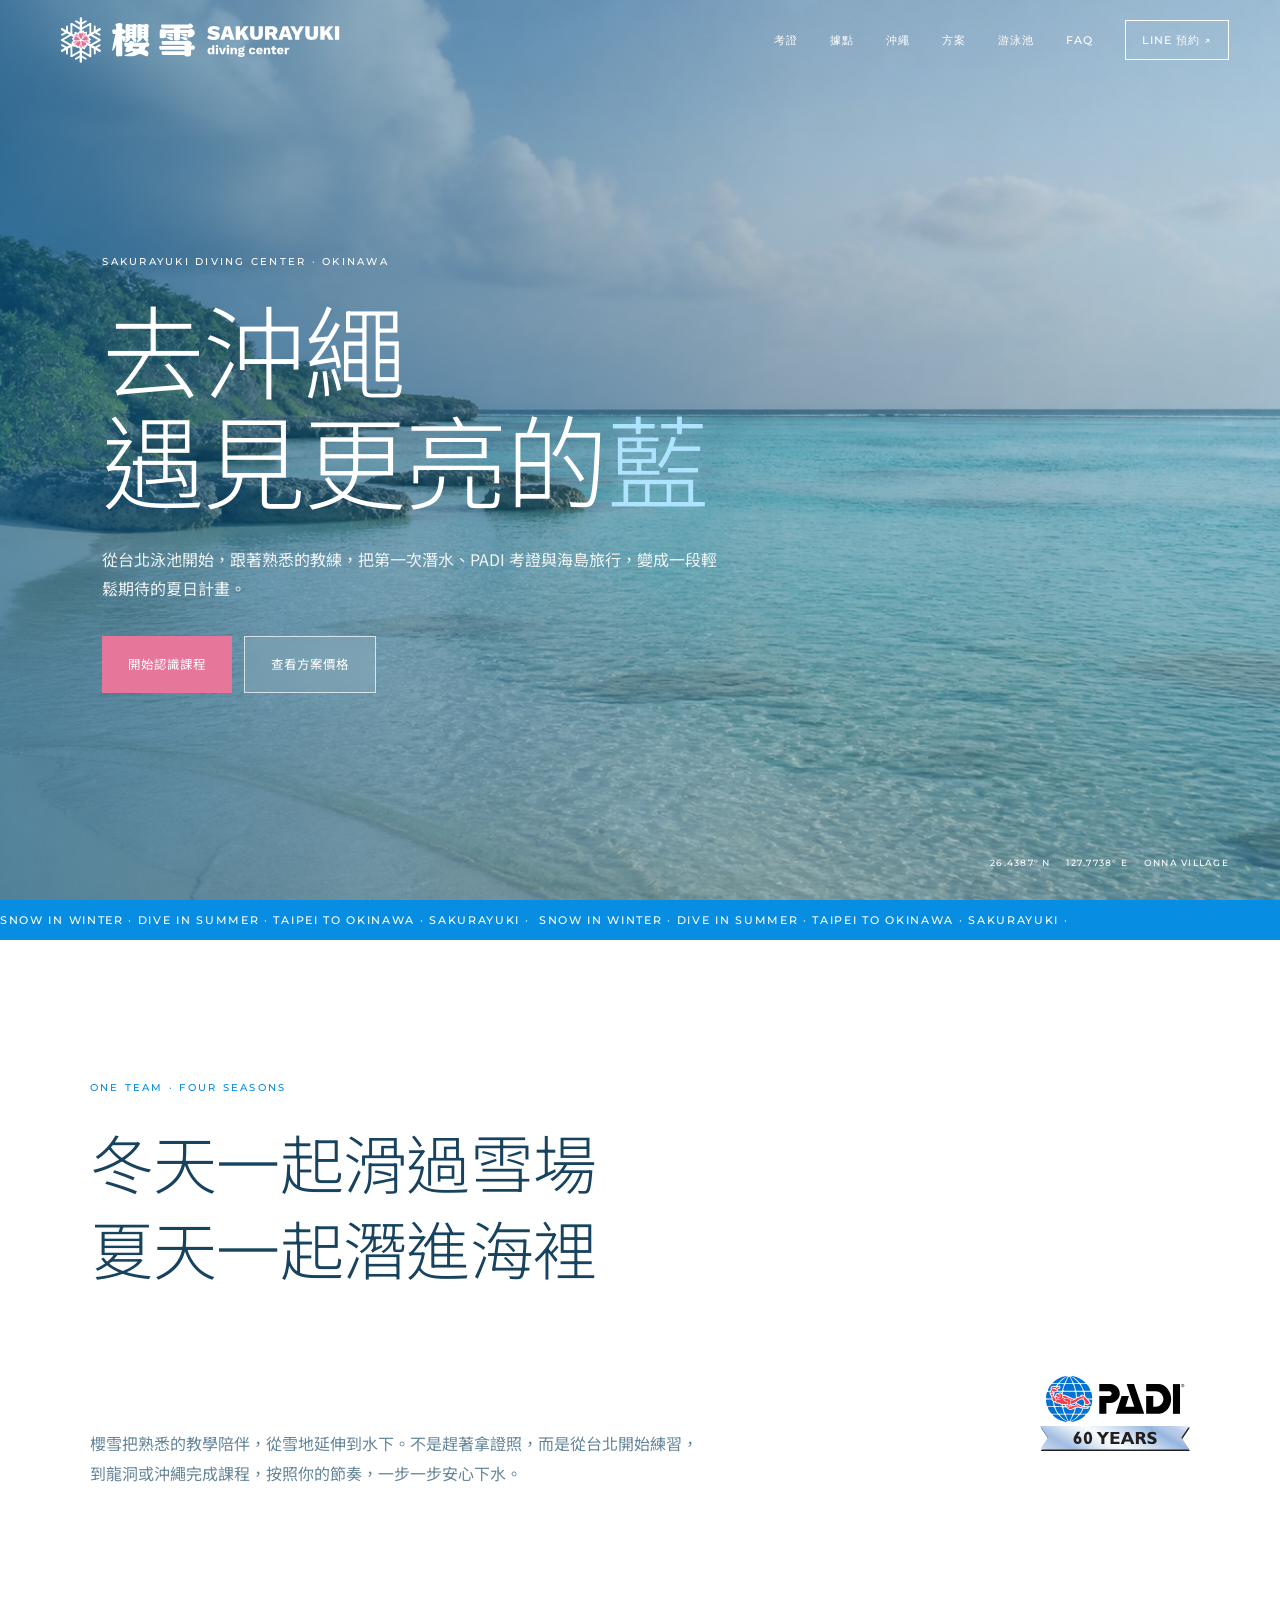
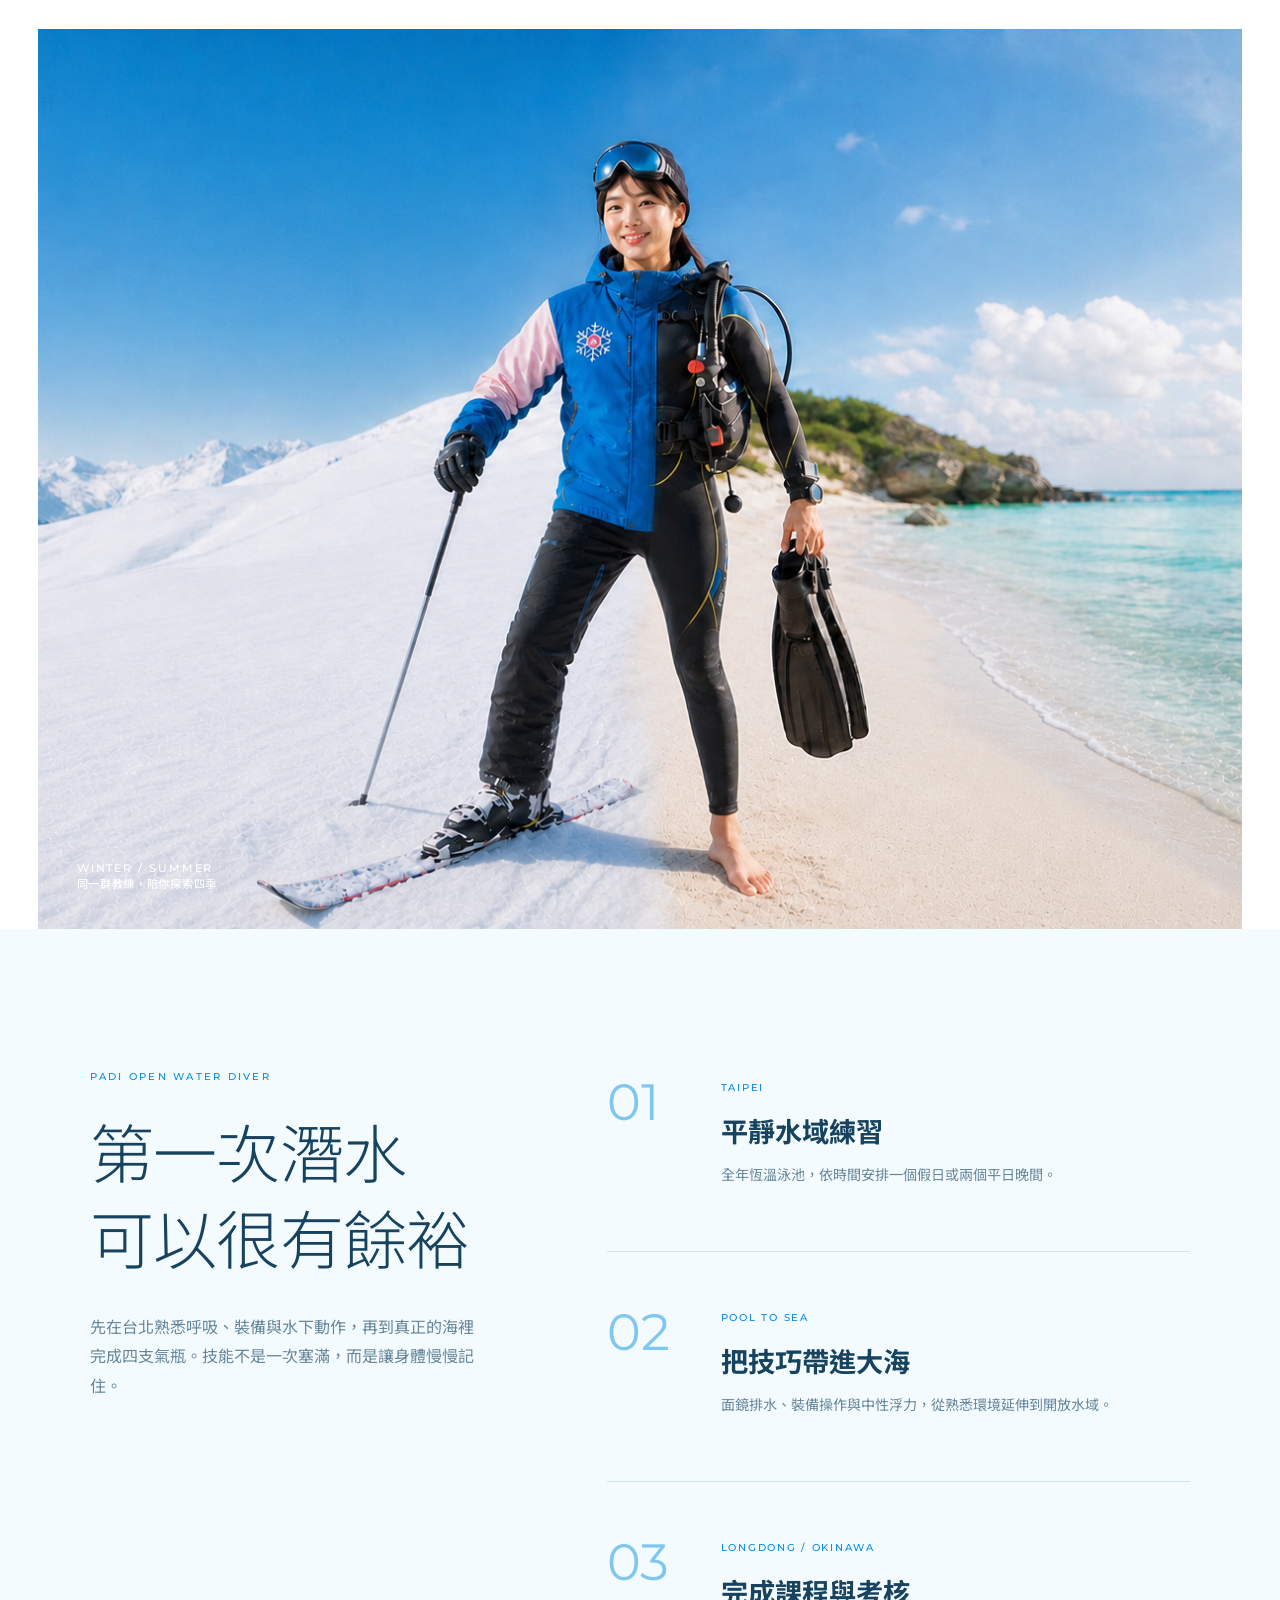
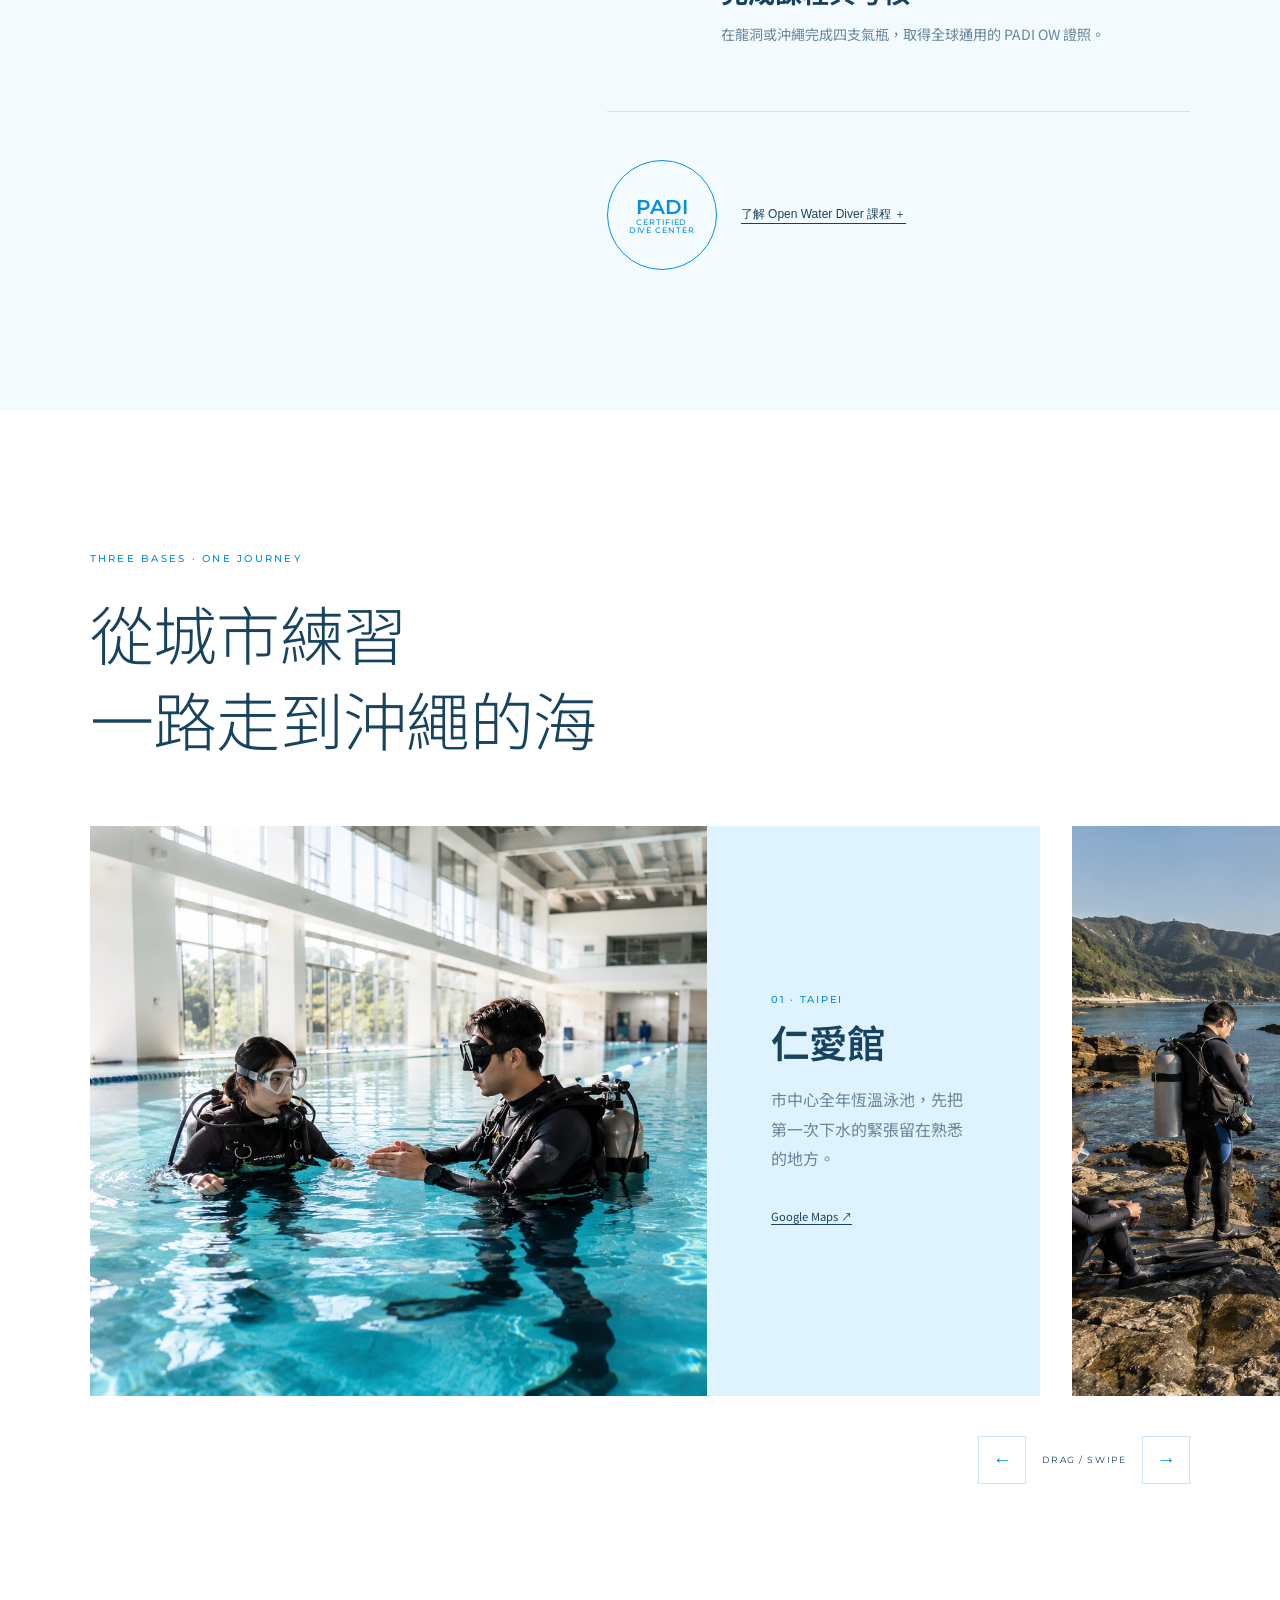
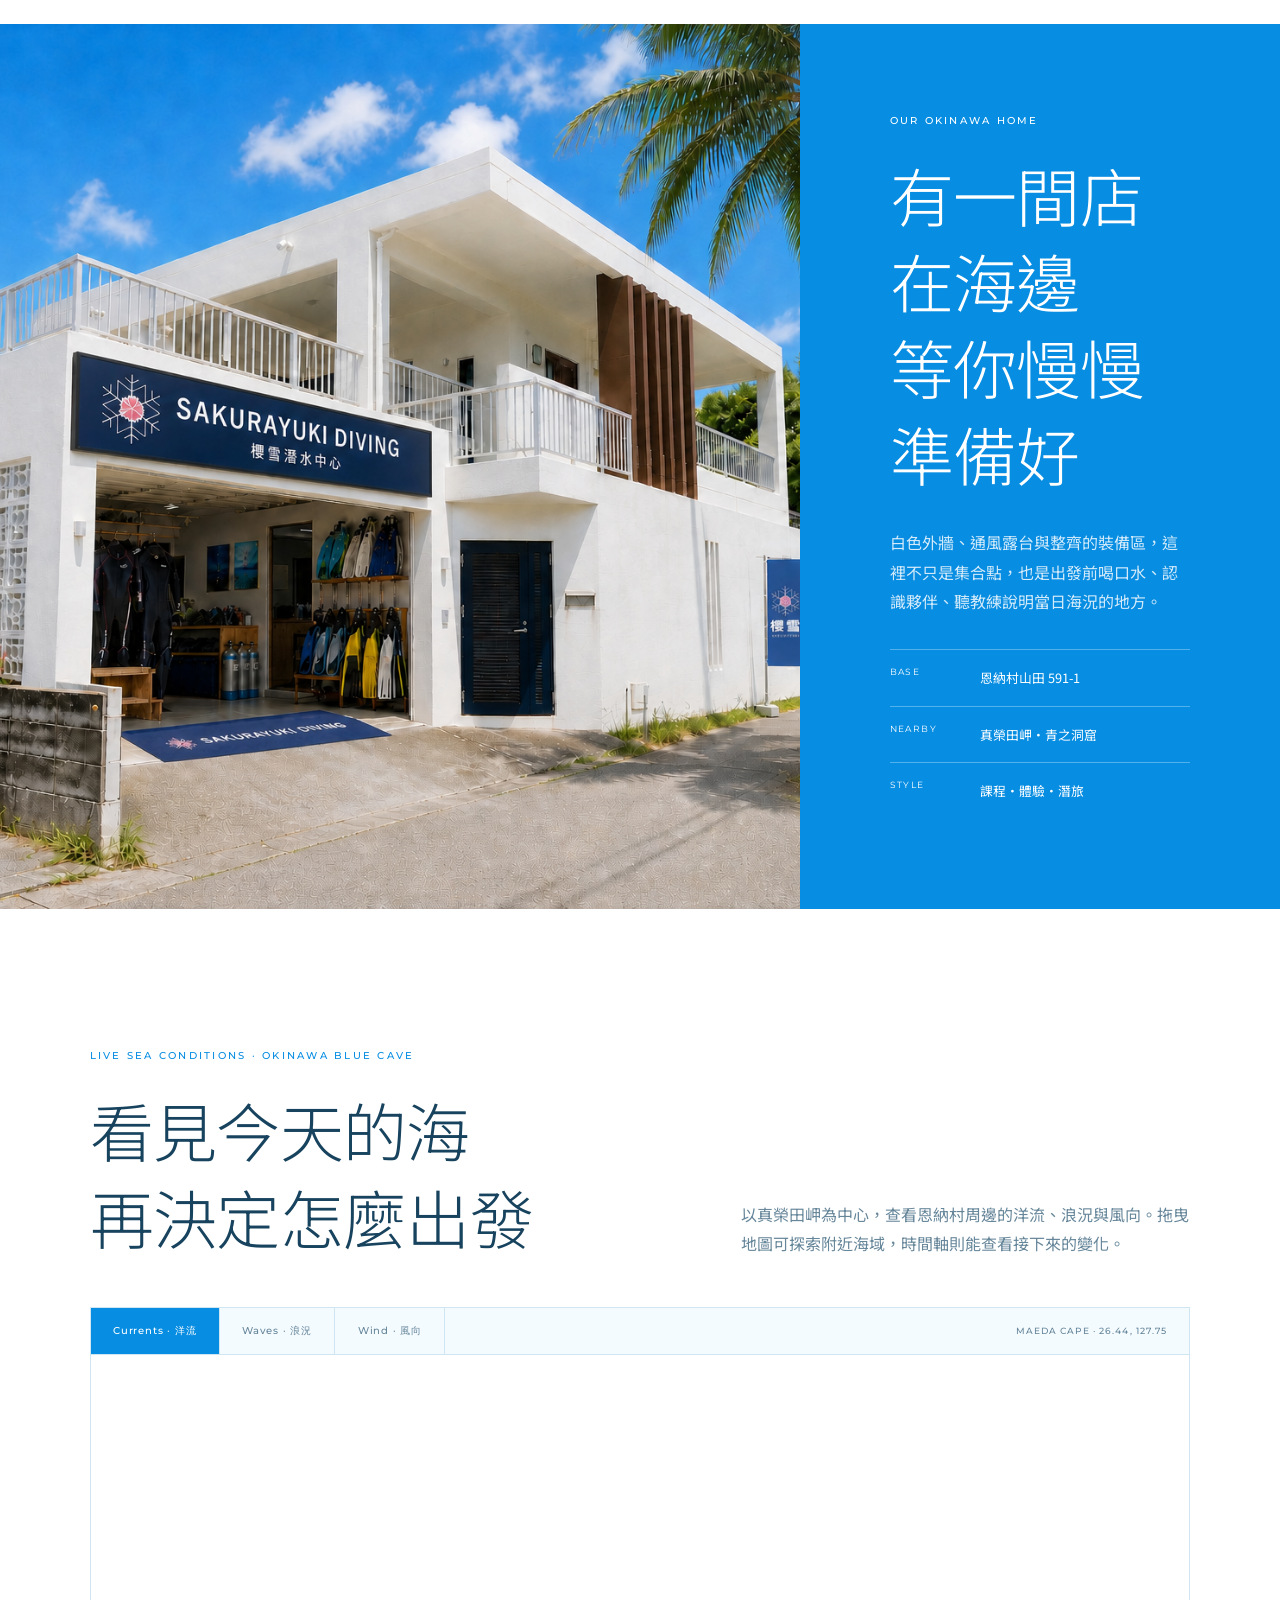
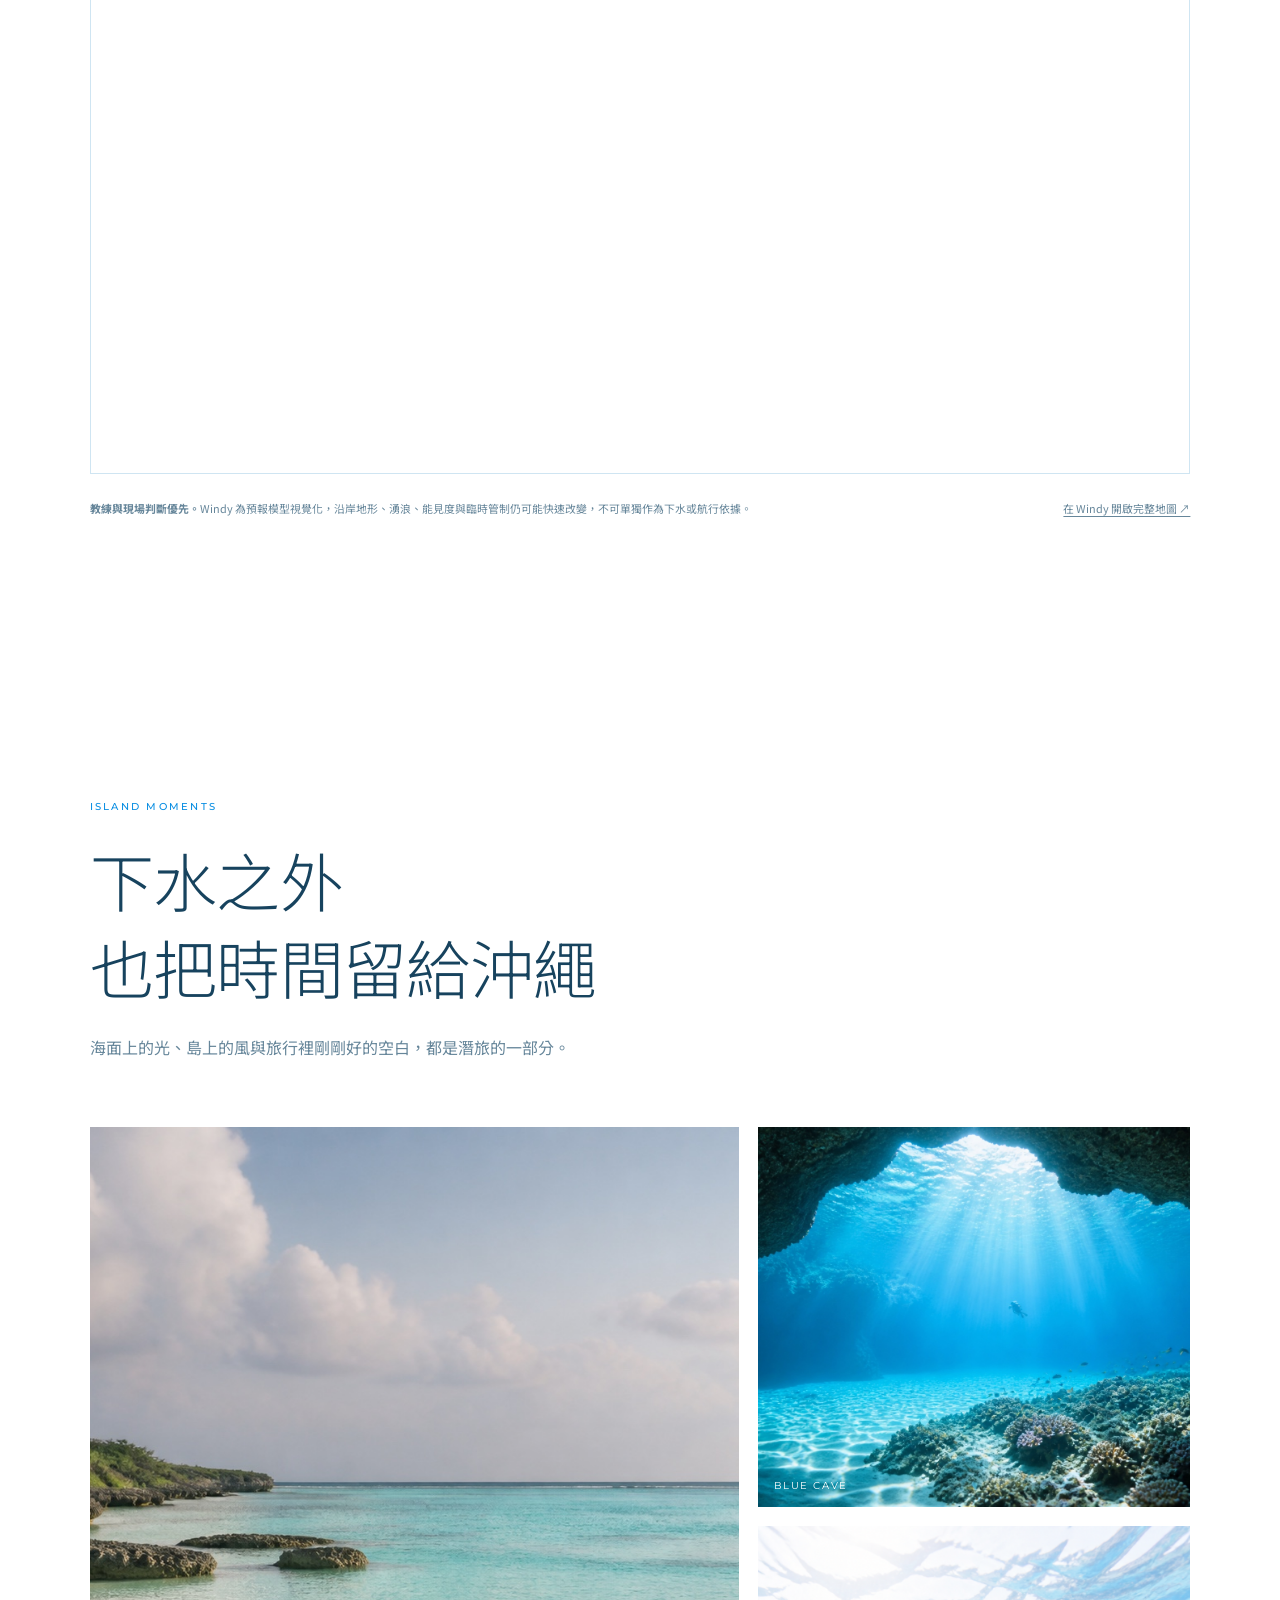
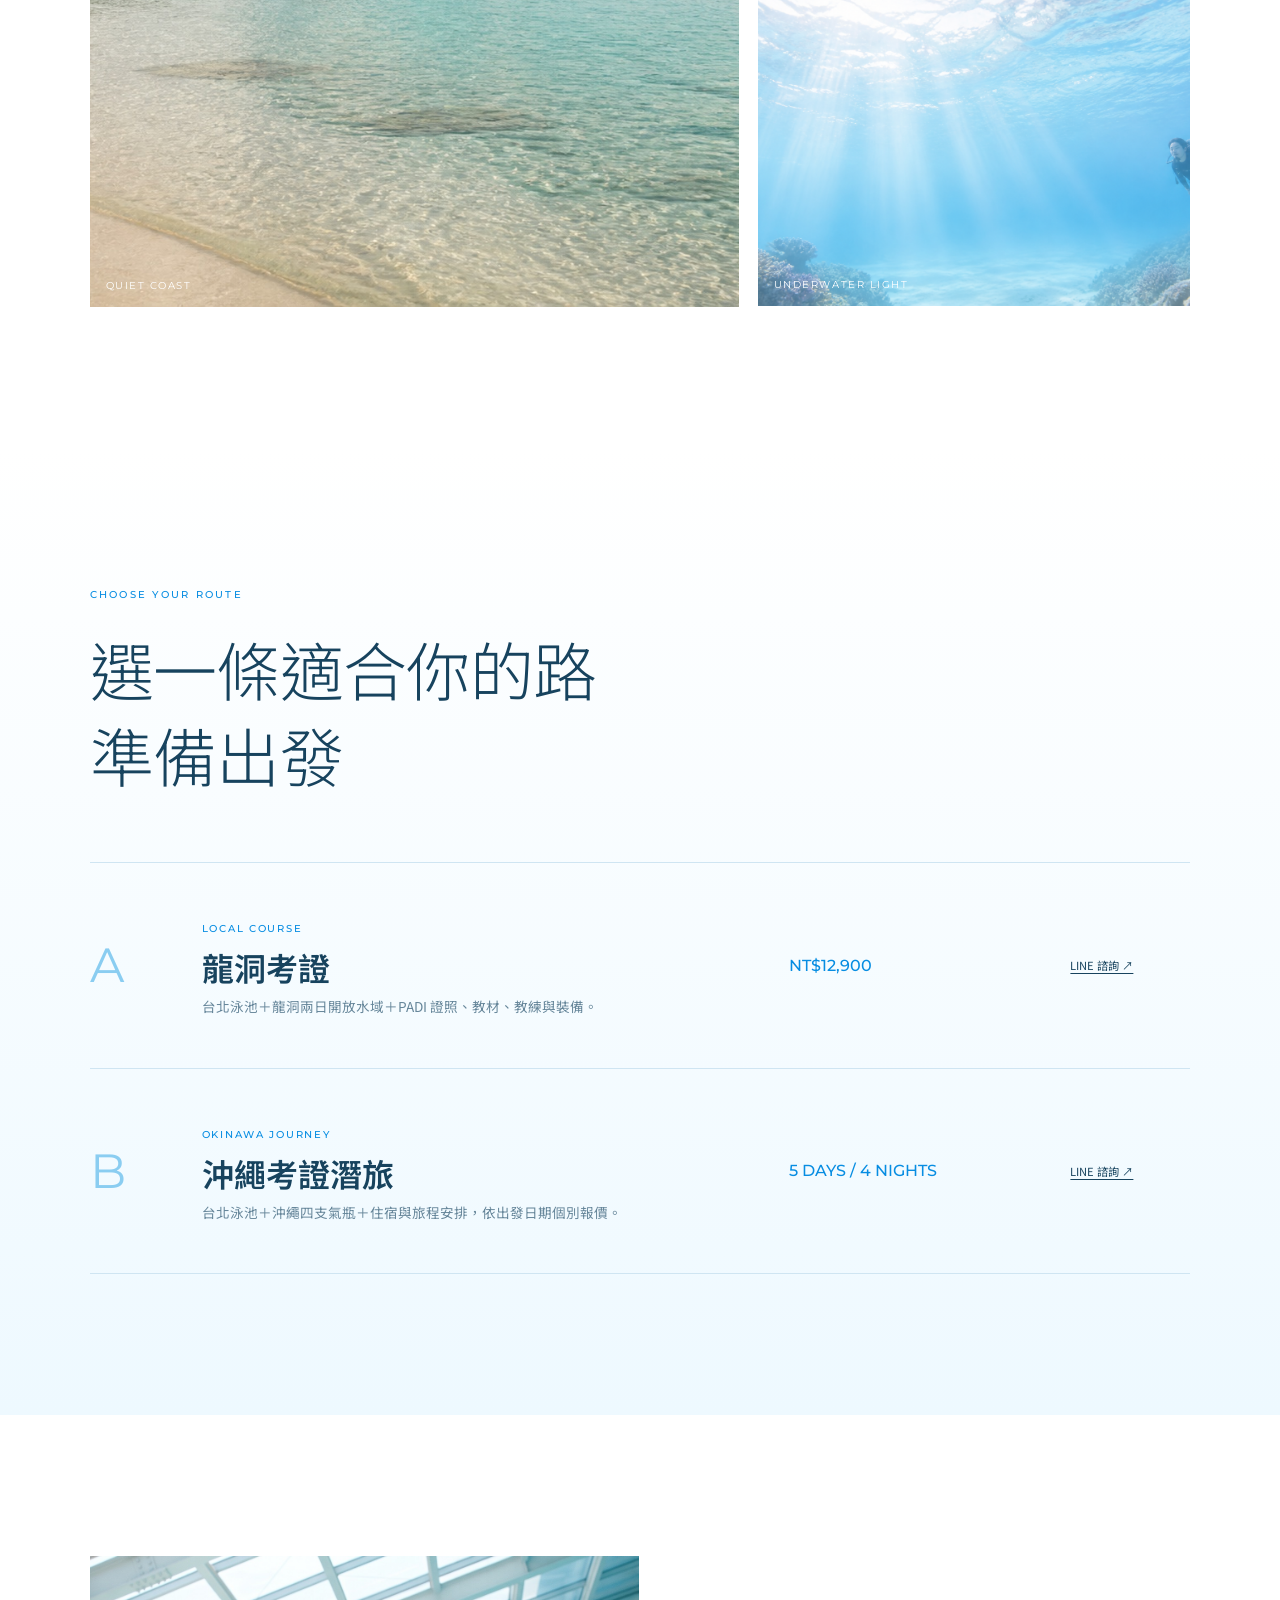
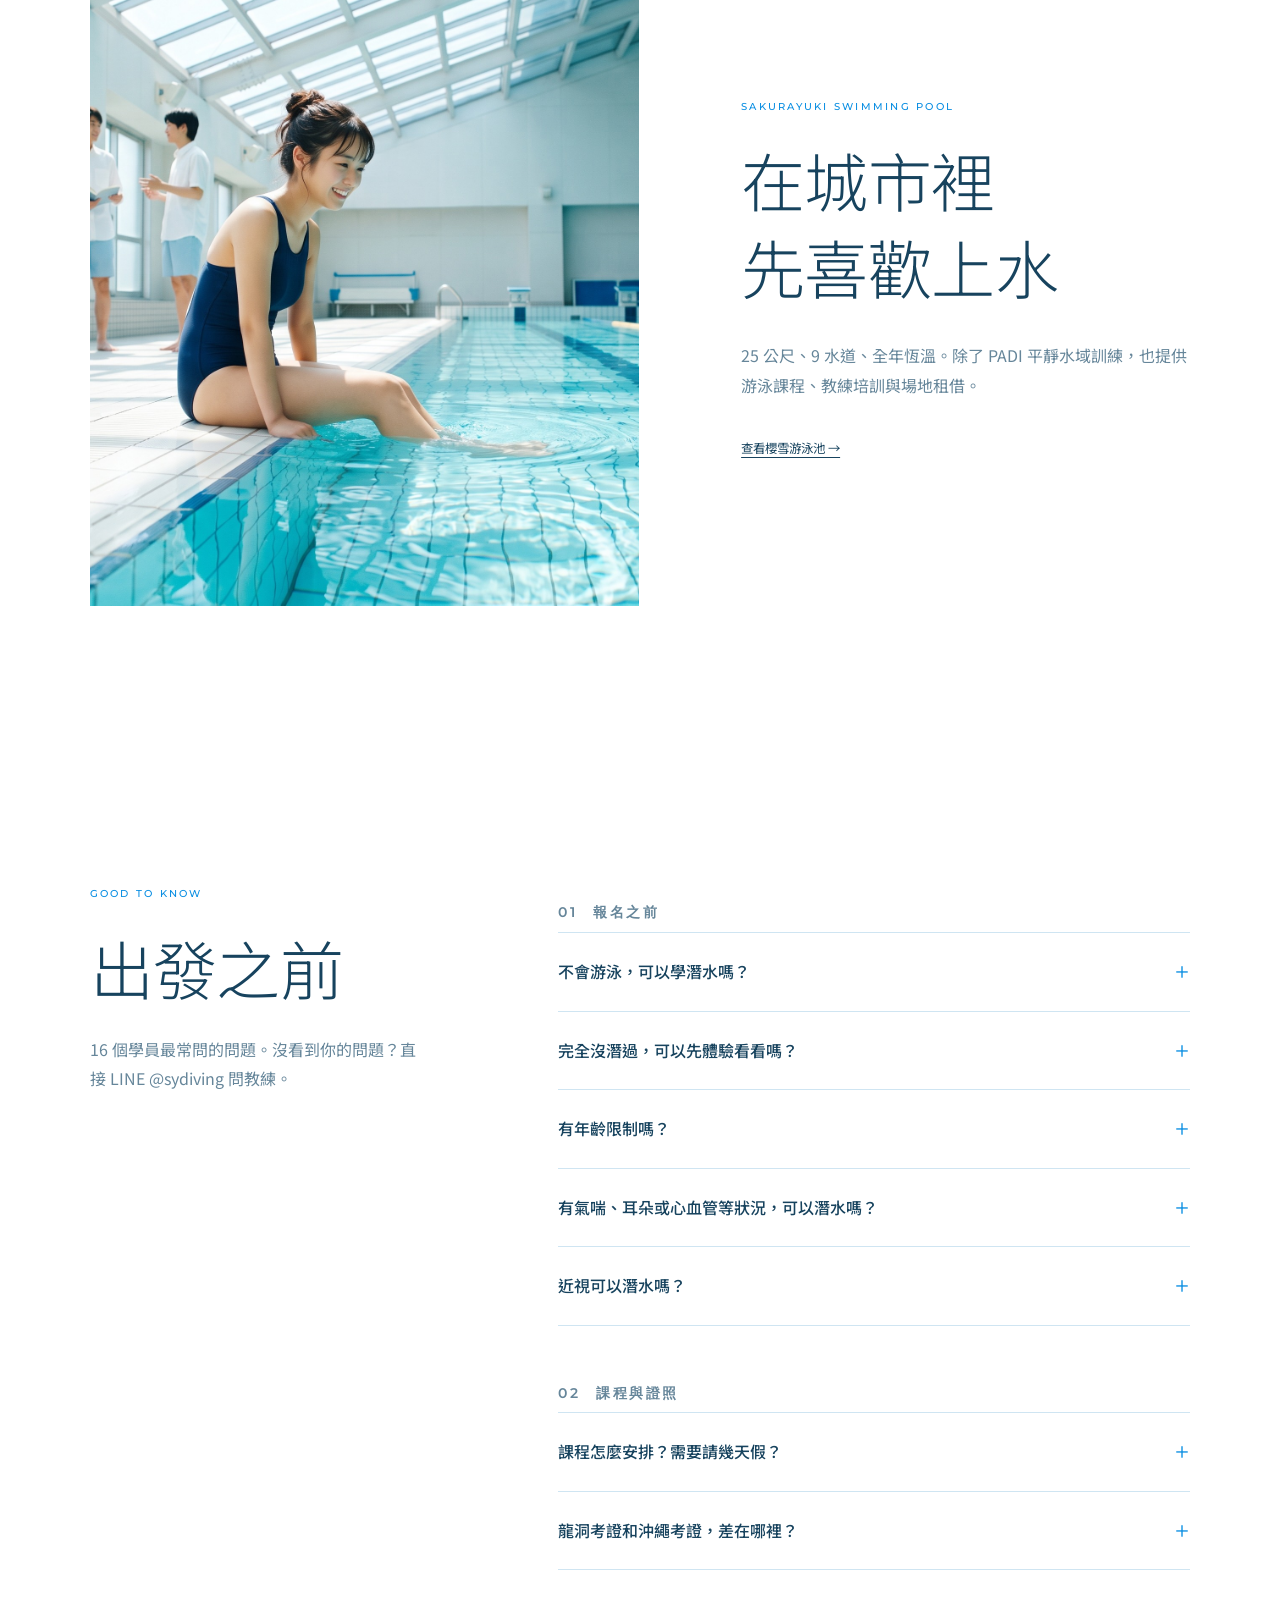
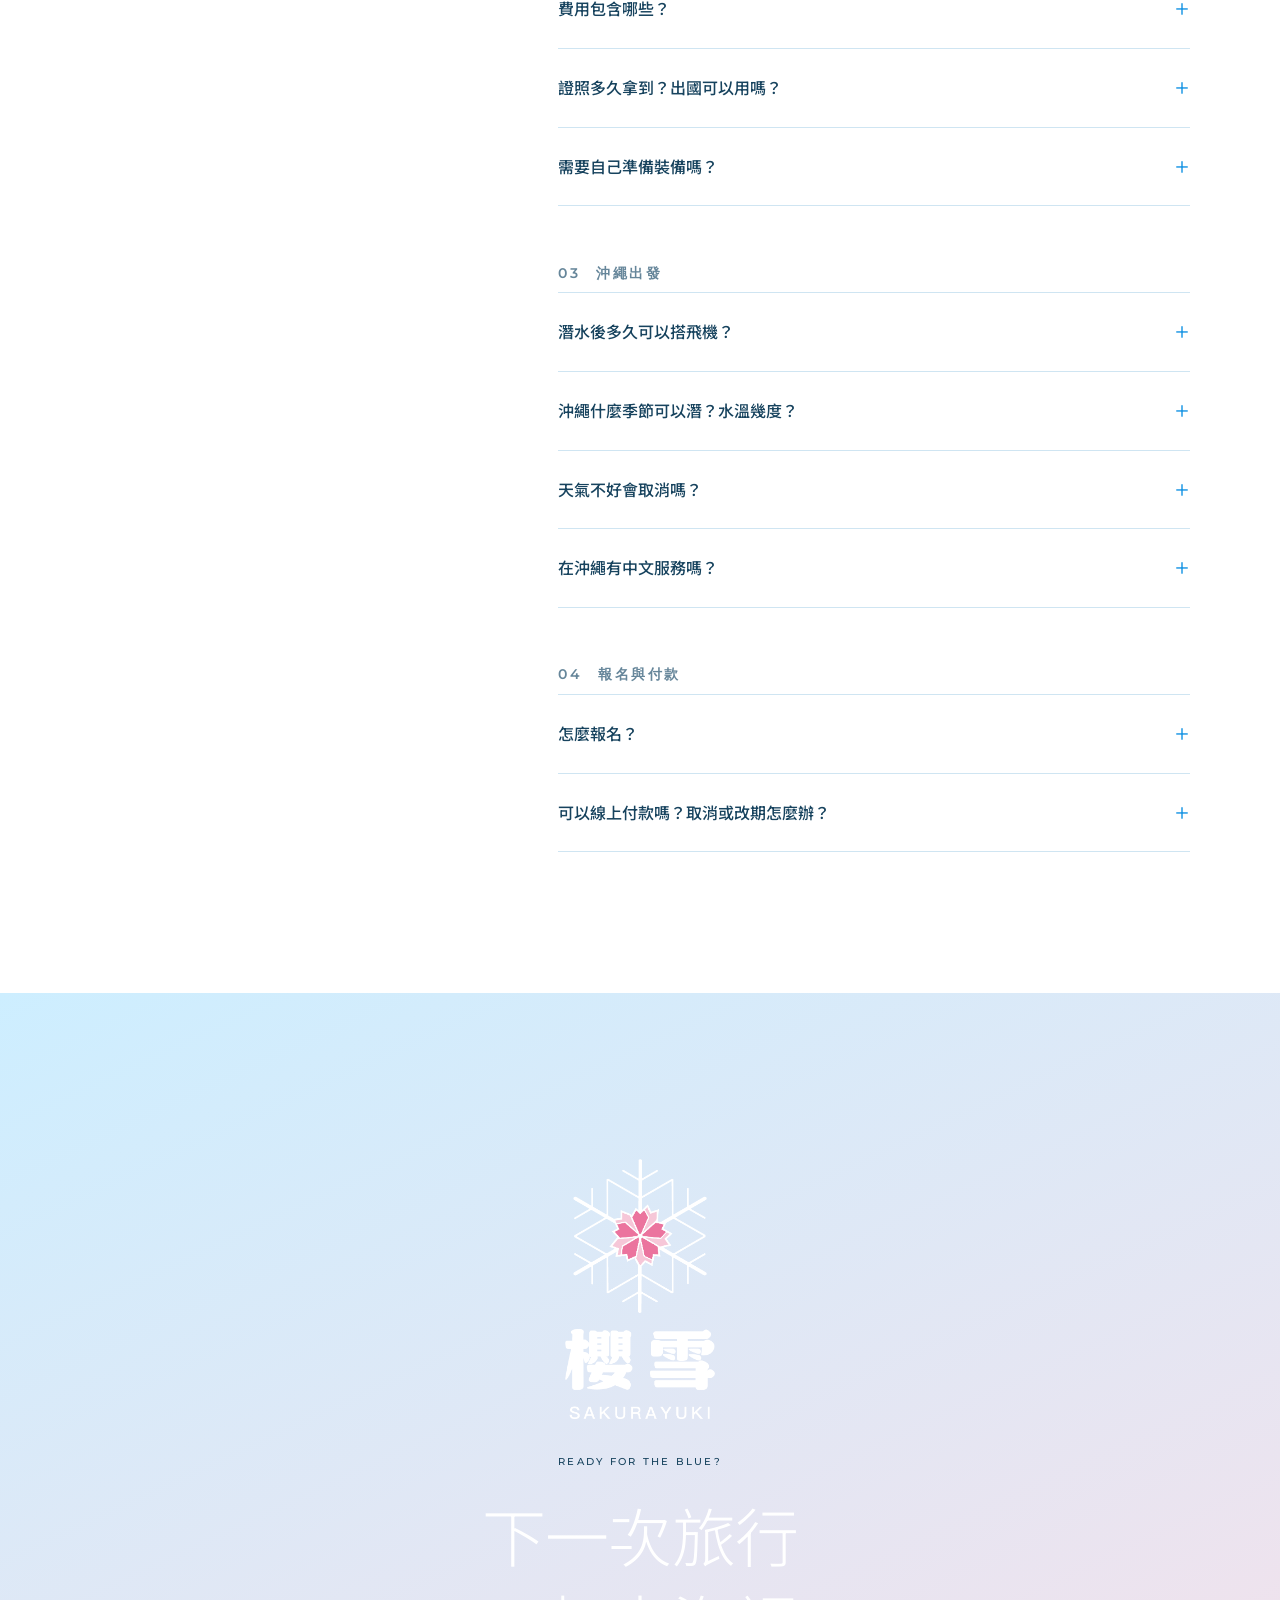
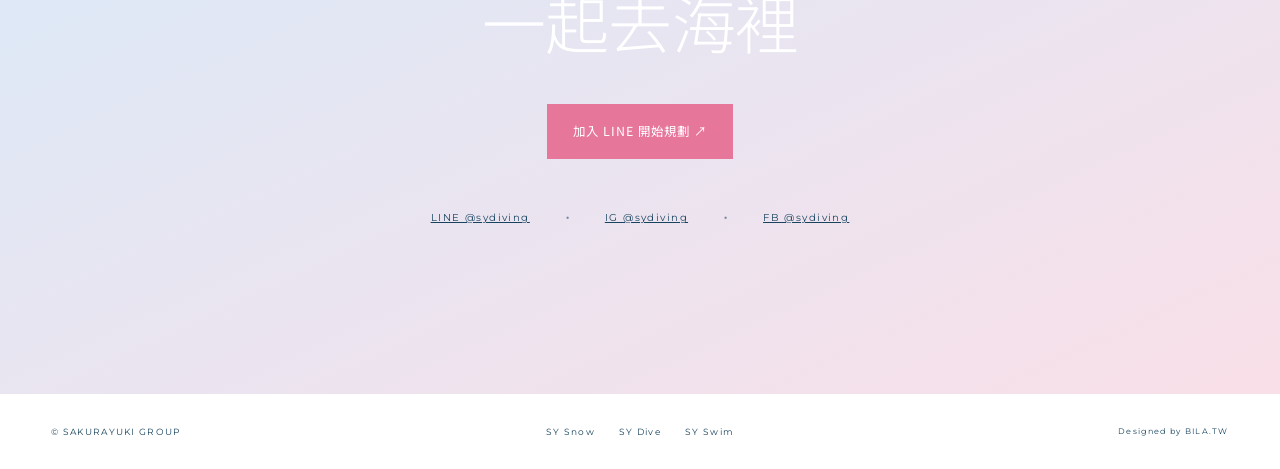
<file: 櫻雪旅行社_潛水服務.html>
<!doctype html><html lang="zh-Hant"><head><meta charset="utf-8"><meta name="viewport" content="width=device-width,initial-scale=1"><meta name="description" content="櫻雪潛水中心：台北平靜水域訓練、PADI 開放水域考證與沖繩潛水旅行。"><title>櫻雪潛水中心 SY Diving｜台北 × 沖繩</title><link rel="stylesheet" href="sy-dive-sunny.css?v=34"><script>if(self!==top)document.documentElement.classList.add('wix-embed')</script></head>
<body><div class="progress" aria-hidden="true"></div>
<nav class="nav"><a class="brand" href="#top"><img src="sy-dive-images/SYdive.svg?v=20260902" alt="櫻雪潛水 SY Dive"></a><button class="menu-button" type="button" aria-expanded="false" aria-label="開啟選單"><span></span><span></span></button><div class="menu"><a href="#course">考證</a><a href="#bases">據點</a><a href="#okinawa">沖繩</a><a href="#plans">方案</a><a href="#pool">游泳池</a><a href="#faq">FAQ</a><a class="reserve" href="https://line.me/R/ti/p/@sydiving" target="_blank" rel="noopener noreferrer">LINE 預約 ↗</a></div></nav>
<main id="top">
<header class="hero"><video class="hero-media" autoplay muted loop playsinline poster="sy-dive-images/hero-ocean-3.jpg"><source src="sy-dive-images/hero-ocean.mp4" type="video/mp4"></video><div class="hero-wash"></div><div class="hero-copy reveal"><p class="eyebrow">SAKURAYUKI DIVING CENTER · OKINAWA</p><h1>去沖繩<br><span class="hero-title-line">遇見更亮的<span>藍</span></span></h1><p class="lead">從台北泳池開始，跟著熟悉的教練，把第一次潛水、PADI 考證與海島旅行，變成一段輕鬆期待的夏日計畫。</p><div class="hero-actions"><a class="button primary" href="#course">開始認識課程</a><a class="button glass" href="#plans">查看方案價格</a></div></div><div class="hero-note"><span>26.4387° N</span><span>127.7738° E</span><span>ONNA VILLAGE</span></div></header>
<div class="marquee" aria-hidden="true"><div>SNOW IN WINTER · DIVE IN SUMMER · TAIPEI TO OKINAWA · SAKURAYUKI ·&nbsp; SNOW IN WINTER · DIVE IN SUMMER · TAIPEI TO OKINAWA · SAKURAYUKI ·</div></div>
<section class="intro reveal"><p class="eyebrow blue">ONE TEAM · FOUR SEASONS</p><h2>冬天一起滑過雪場<br>夏天一起潛進海裡</h2><div class="intro-grid"><p>櫻雪把熟悉的教學陪伴，從雪地延伸到水下。不是趕著拿證照，而是從台北開始練習，到龍洞或沖繩完成課程，按照你的節奏，一步一步安心下水。</p><div class="intro-stamp"><img src="sy-dive-images/60th-padi.svg" alt="PADI 60 Years"></div></div></section>
<figure class="wide-photo reveal"><img src="sy-dive-images/dual-okinawa-woman-v5.png" alt="冬季滑雪與夏季潛水"><figcaption>WINTER / SUMMER<br><span>同一群教練，陪你探索四季</span></figcaption></figure>
<section class="course" id="course"><div class="chapter reveal"><p class="eyebrow blue">PADI OPEN WATER DIVER</p><h2>第一次潛水<br>可以很有餘裕</h2><p>先在台北熟悉呼吸、裝備與水下動作，再到真正的海裡完成四支氣瓶。技能不是一次塞滿，而是讓身體慢慢記住。</p></div><div class="course-steps"><article class="step reveal"><span>01</span><div><small>TAIPEI</small><h3>平靜水域練習</h3><p>全年恆溫泳池，依時間安排一個假日或兩個平日晚間。</p></div></article><article class="step reveal"><span>02</span><div><small>POOL TO SEA</small><h3>把技巧帶進大海</h3><p>面鏡排水、裝備操作與中性浮力，從熟悉環境延伸到開放水域。</p></div></article><article class="step reveal"><span>03</span><div><small>LONGDONG / OKINAWA</small><h3>完成課程與考核</h3><p>在龍洞或沖繩完成四支氣瓶，取得全球通用的 PADI OW 證照。</p></div></article><button class="padi-link reveal" type="button" data-open-water-open><span class="padi-certified-mark" aria-hidden="true"><strong>PADI</strong><small>CERTIFIED<br>DIVE CENTER</small></span><span class="padi-link-label">了解 Open Water Diver 課程 ＋</span></button></div></section>
<section class="bases" id="bases"><div class="section-heading reveal"><p class="eyebrow blue">THREE BASES · ONE JOURNEY</p><h2>從城市練習<br>一路走到沖繩的海</h2></div><div class="base-track" data-slider><article class="base-card"><img src="sy-dive-images/loc-pool.jpg" alt="櫻雪仁愛游泳池"><div><span>01 · TAIPEI</span><h3>仁愛館</h3><p>市中心全年恆溫泳池，先把第一次下水的緊張留在熟悉的地方。</p><a href="https://maps.app.goo.gl/nRAS1w7pERsF7T9z8" target="_blank" rel="noopener noreferrer">Google Maps ↗</a></div></article><article class="base-card"><img src="sy-dive-images/loc-longdong.jpg" alt="東北角龍洞潛水"><div><span>02 · NEW TAIPEI</span><h3>龍洞</h3><p>距離台北約一小時的成熟潛點，適合完成開放水域課程與在地練習。</p></div></article><article class="base-card"><img src="sy-dive-images/okinawa-aerial-sign-v4.jpg" alt="櫻雪沖繩潛水中心"><div><span>03 · OKINAWA</span><h3>恩納村基地</h3><p>在真榮田岬旁整理裝備、確認海況，從白色店面出發去看沖繩更多的藍。</p><a href="https://maps.app.goo.gl/Xgw14vvBEVRDdFhM7" target="_blank" rel="noopener noreferrer">Google Maps ↗</a></div></article></div><div class="slider-controls"><button data-prev aria-label="上一張">←</button><span>DRAG / SWIPE</span><button data-next aria-label="下一張">→</button></div></section>
<section class="okinawa" id="okinawa"><div class="okinawa-photo reveal"><img src="sy-dive-images/okinawa-island-sign-v6.png" alt="櫻雪沖繩白色店面"></div><div class="okinawa-copy reveal"><p class="eyebrow">OUR OKINAWA HOME</p><h2>有一間店在海邊<br>等你慢慢準備好</h2><p>白色外牆、通風露台與整齊的裝備區，這裡不只是集合點，也是出發前喝口水、認識夥伴、聽教練說明當日海況的地方。</p><dl><div><dt>BASE</dt><dd>恩納村山田 591-1</dd></div><div><dt>NEARBY</dt><dd>真榮田岬・青之洞窟</dd></div><div><dt>STYLE</dt><dd>課程・體驗・潛旅</dd></div></dl></div></section>
<section class="windy-sea" id="sea-status"><div class="windy-shell"><header class="windy-heading reveal"><div><p class="eyebrow blue">LIVE SEA CONDITIONS · OKINAWA BLUE CAVE</p><h2>看見今天的海<br>再決定怎麼出發</h2></div><p>以真榮田岬為中心，查看恩納村周邊的洋流、浪況與風向。拖曳地圖可探索附近海域，時間軸則能查看接下來的變化。</p></header><div class="windy-toolbar reveal" role="group" aria-label="切換海況圖層"><button type="button" class="active" data-windy-layer="currents">Currents · 洋流</button><button type="button" data-windy-layer="waves">Waves · 浪況</button><button type="button" data-windy-layer="wind">Wind · 風向</button><span>MAEDA CAPE · 26.44, 127.75</span></div><div class="windy-map reveal"><iframe data-windy-frame title="Windy 真榮田岬即時洋流與海況地圖" loading="lazy" src="https://embed.windy.com/embed2.html?lat=26.44&amp;lon=127.75&amp;detailLat=26.44&amp;detailLon=127.75&amp;zoom=9&amp;level=surface&amp;overlay=currents&amp;product=seaCurrents&amp;menu=true&amp;message=true&amp;marker=true&amp;calendar=now&amp;pressure=false&amp;type=map&amp;location=coordinates&amp;detail=true&amp;metricWind=kt&amp;metricTemp=%C2%B0C&amp;radarRange=-1" frameborder="0" allowfullscreen></iframe></div><div class="windy-note reveal"><p><strong>教練與現場判斷優先。</strong>Windy 為預報模型視覺化，沿岸地形、湧浪、能見度與臨時管制仍可能快速改變，不可單獨作為下水或航行依據。</p><a href="https://www.windy.com/26.44/127.75?currents,26.44,127.75,9" target="_blank" rel="noopener noreferrer">在 Windy 開啟完整地圖 ↗</a></div></div></section>
<section class="island-gallery"><div class="section-heading reveal"><p class="eyebrow blue">ISLAND MOMENTS</p><h2>下水之外<br>也把時間留給沖繩</h2><p>海面上的光、島上的風與旅行裡剛剛好的空白，都是潛旅的一部分。</p></div><div class="gallery-grid"><figure class="g1 reveal"><img src="sy-dive-images/hero-ocean-3.jpg" alt="沖繩安靜海岸"><figcaption>QUIET COAST</figcaption></figure><figure class="g2 reveal"><img src="sy-dive-images/okinawa-blue-cave.jpg" alt="沖繩青之洞窟"><figcaption>BLUE CAVE</figcaption></figure><figure class="g3 reveal"><img src="sy-dive-images/hero-okinawa-underwater-v2.png" alt="沖繩水下珊瑚"><figcaption>UNDERWATER LIGHT</figcaption></figure></div></section>
<section class="plans" id="plans"><div class="section-heading reveal"><p class="eyebrow blue">CHOOSE YOUR ROUTE</p><h2>選一條適合你的路<br>準備出發</h2></div><div class="plan-list"><article class="plan reveal"><div class="plan-no">A</div><div><span>LOCAL COURSE</span><h3>龍洞考證</h3><p>台北泳池＋龍洞兩日開放水域＋PADI 證照、教材、教練與裝備。</p></div><strong>NT$12,900</strong><a href="https://line.me/R/ti/p/@sydiving" target="_blank" rel="noopener noreferrer">LINE 諮詢 ↗</a></article><article class="plan reveal"><div class="plan-no">B</div><div><span>OKINAWA JOURNEY</span><h3>沖繩考證潛旅</h3><p>台北泳池＋沖繩四支氣瓶＋住宿與旅程安排，依出發日期個別報價。</p></div><strong>5 DAYS / 4 NIGHTS</strong><a href="https://line.me/R/ti/p/@sydiving" target="_blank" rel="noopener noreferrer">LINE 諮詢 ↗</a></article></div></section>
<section class="pool" id="pool"><div class="pool-photo reveal"><img src="sy-dive-images/pool-syk1.jpg" alt="櫻雪仁愛游泳池"></div><div class="pool-copy reveal"><p class="eyebrow blue">SAKURAYUKI SWIMMING POOL</p><h2>在城市裡<br>先喜歡上水</h2><p>25 公尺、9 水道、全年恆溫。除了 PADI 平靜水域訓練，也提供游泳課程、教練培訓與場地租借。</p><a class="text-link" href="櫻雪游泳池.html">查看櫻雪游泳池 →</a></div></section>
<section class="faq" id="faq"><div class="section-heading reveal"><p class="eyebrow blue">GOOD TO KNOW</p><h2>出發之前</h2><p>16 個學員最常問的問題。沒看到你的問題？直接 LINE @sydiving 問教練。</p></div><div class="faq-list"><div class="faq-group"><p class="faq-cat">01　報名之前</p><details><summary>不會游泳，可以學潛水嗎？</summary><p>可以先從游泳開始。完成 PADI 課程前，需要能連續游 200 公尺（不限泳姿、不計時），並在水面漂浮或踩水 10 分鐘。還不熟水性的話，可以先在櫻雪游泳池上游泳課，再銜接潛水課程。</p></details><details><summary>完全沒潛過，可以先體驗看看嗎？</summary><p>可以。沖繩恩納村據點提供體驗潛水，由教練全程陪同，不需要證照；喜歡再接著考證。體驗內容與費用請 LINE 詢問。</p></details><details><summary>有年齡限制嗎？</summary><p>Open Water Diver 課程最低 10 歲；10–14 歲完成後取得 Junior Open Water Diver。未成年學員須由家長或監護人同意。</p></details><details><summary>有氣喘、耳朵或心血管等狀況，可以潛水嗎？</summary><p>報名時會填寫 PADI 健康聲明。若有勾選相關狀況，需先請醫師評估並簽名同意後才能下水；懷孕期間不可潛水。不確定的話，先在 LINE 告訴我們。</p></details><details><summary>近視可以潛水嗎？</summary><p>可以配戴隱形眼鏡，或使用有度數的面鏡；報名時告訴我們度數即可。</p></details></div><div class="faq-group"><p class="faq-cat">02　課程與證照</p><details><summary>課程怎麼安排？需要請幾天假？</summary><p>台北泳池訓練可安排一個假日，或兩個平日晚間。之後選擇龍洞（兩天）或沖繩（建議 5 天 4 夜）完成四支海洋潛水。</p></details><details><summary>龍洞考證和沖繩考證，差在哪裡？</summary><p>兩者都是同一張 PADI 證照。龍洞離台北約一小時，費用固定 NT$12,900；沖繩是課程加海島旅行，水溫較暖、能見度高，依出發日期個別報價。</p></details><details><summary>費用包含哪些？</summary><p>龍洞方案包含台北泳池訓練、龍洞兩日開放水域、PADI 證照、教材、教練與裝備。沖繩方案另含住宿與旅程安排；機票是否包含、單人房加價等，以報價單為準。</p></details><details><summary>證照多久拿到？出國可以用嗎？</summary><p>完成課程後核發 PADI 電子證照，全球 PADI 潛水中心都認可，而且終身有效。很久沒潛的話，建議先上複習課再下水。</p></details><details><summary>需要自己準備裝備嗎？</summary><p>不需要，課程包含所需潛水裝備。請自備泳衣、毛巾與個人用品；已有個人裝備可於報名時告訴我們。</p></details></div><div class="faq-group"><p class="faq-cat">03　沖繩出發</p><details><summary>潛水後多久可以搭飛機？</summary><p>依 PADI 建議，單次潛水後至少間隔 12 小時，連續多天或多次潛水後至少 18 小時。所以回程前一天不安排下水，這也是建議排 5 天 4 夜的原因。</p></details><details><summary>沖繩什麼季節可以潛？水溫幾度？</summary><p>沖繩全年都能潛水。夏季水溫約 27–29°C，冬季約 21–23°C，教練會依季節準備合適的防寒衣。</p></details><details><summary>天氣不好會取消嗎？</summary><p>是否下水以教練現場判斷與安全為優先，可能改到其他潛點或調整日期。因天候取消時的改期與退費方式，報名時會說明清楚。</p></details><details><summary>在沖繩有中文服務嗎？</summary><p>有。從台北練習到沖繩下海都由櫻雪的中文團隊陪同，不用擔心語言溝通。</p></details></div><div class="faq-group"><p class="faq-cat">04　報名與付款</p><details><summary>怎麼報名？</summary><p>加入 LINE @sydiving，告訴我們預計日期、人數和潛水經驗，我們會回覆適合的課程與報價。</p></details><details><summary>可以線上付款嗎？取消或改期怎麼辦？</summary><p>付款方式、訂金與取消、改期的規則，會在報價時一併說明清楚；有任何疑問，都可以先在 LINE @sydiving 詢問。</p></details></div></div><script type="application/ld+json">{"@context": "https://schema.org", "@type": "FAQPage", "mainEntity": [{"@type": "Question", "name": "不會游泳，可以學潛水嗎？", "acceptedAnswer": {"@type": "Answer", "text": "可以先從游泳開始。完成 PADI 課程前，需要能連續游 200 公尺（不限泳姿、不計時），並在水面漂浮或踩水 10 分鐘。還不熟水性的話，可以先在櫻雪游泳池上游泳課，再銜接潛水課程。"}}, {"@type": "Question", "name": "完全沒潛過，可以先體驗看看嗎？", "acceptedAnswer": {"@type": "Answer", "text": "可以。沖繩恩納村據點提供體驗潛水，由教練全程陪同，不需要證照；喜歡再接著考證。體驗內容與費用請 LINE 詢問。"}}, {"@type": "Question", "name": "有年齡限制嗎？", "acceptedAnswer": {"@type": "Answer", "text": "Open Water Diver 課程最低 10 歲；10–14 歲完成後取得 Junior Open Water Diver。未成年學員須由家長或監護人同意。"}}, {"@type": "Question", "name": "有氣喘、耳朵或心血管等狀況，可以潛水嗎？", "acceptedAnswer": {"@type": "Answer", "text": "報名時會填寫 PADI 健康聲明。若有勾選相關狀況，需先請醫師評估並簽名同意後才能下水；懷孕期間不可潛水。不確定的話，先在 LINE 告訴我們。"}}, {"@type": "Question", "name": "近視可以潛水嗎？", "acceptedAnswer": {"@type": "Answer", "text": "可以配戴隱形眼鏡，或使用有度數的面鏡；報名時告訴我們度數即可。"}}, {"@type": "Question", "name": "課程怎麼安排？需要請幾天假？", "acceptedAnswer": {"@type": "Answer", "text": "台北泳池訓練可安排一個假日，或兩個平日晚間。之後選擇龍洞（兩天）或沖繩（建議 5 天 4 夜）完成四支海洋潛水。"}}, {"@type": "Question", "name": "龍洞考證和沖繩考證，差在哪裡？", "acceptedAnswer": {"@type": "Answer", "text": "兩者都是同一張 PADI 證照。龍洞離台北約一小時，費用固定 NT$12,900；沖繩是課程加海島旅行，水溫較暖、能見度高，依出發日期個別報價。"}}, {"@type": "Question", "name": "費用包含哪些？", "acceptedAnswer": {"@type": "Answer", "text": "龍洞方案包含台北泳池訓練、龍洞兩日開放水域、PADI 證照、教材、教練與裝備。沖繩方案另含住宿與旅程安排；機票是否包含、單人房加價等，以報價單為準。"}}, {"@type": "Question", "name": "證照多久拿到？出國可以用嗎？", "acceptedAnswer": {"@type": "Answer", "text": "完成課程後核發 PADI 電子證照，全球 PADI 潛水中心都認可，而且終身有效。很久沒潛的話，建議先上複習課再下水。"}}, {"@type": "Question", "name": "需要自己準備裝備嗎？", "acceptedAnswer": {"@type": "Answer", "text": "不需要，課程包含所需潛水裝備。請自備泳衣、毛巾與個人用品；已有個人裝備可於報名時告訴我們。"}}, {"@type": "Question", "name": "潛水後多久可以搭飛機？", "acceptedAnswer": {"@type": "Answer", "text": "依 PADI 建議，單次潛水後至少間隔 12 小時，連續多天或多次潛水後至少 18 小時。所以回程前一天不安排下水，這也是建議排 5 天 4 夜的原因。"}}, {"@type": "Question", "name": "沖繩什麼季節可以潛？水溫幾度？", "acceptedAnswer": {"@type": "Answer", "text": "沖繩全年都能潛水。夏季水溫約 27–29°C，冬季約 21–23°C，教練會依季節準備合適的防寒衣。"}}, {"@type": "Question", "name": "天氣不好會取消嗎？", "acceptedAnswer": {"@type": "Answer", "text": "是否下水以教練現場判斷與安全為優先，可能改到其他潛點或調整日期。因天候取消時的改期與退費方式，報名時會說明清楚。"}}, {"@type": "Question", "name": "在沖繩有中文服務嗎？", "acceptedAnswer": {"@type": "Answer", "text": "有。從台北練習到沖繩下海都由櫻雪的中文團隊陪同，不用擔心語言溝通。"}}, {"@type": "Question", "name": "怎麼報名？", "acceptedAnswer": {"@type": "Answer", "text": "加入 LINE @sydiving，告訴我們預計日期、人數和潛水經驗，我們會回覆適合的課程與報價。"}}, {"@type": "Question", "name": "可以線上付款嗎？取消或改期怎麼辦？", "acceptedAnswer": {"@type": "Answer", "text": "付款方式、訂金與取消、改期的規則，會在報價時一併說明清楚；有任何疑問，都可以先在 LINE @sydiving 詢問。"}}]}</script></section>
<section class="contact"><img src="sy-dive-images/logo-2-W.png" alt="櫻雪 SAKURAYUKI"><p class="eyebrow">READY FOR THE BLUE?</p><h2>下一次旅行<br>一起去海裡</h2><a class="button primary" href="https://line.me/R/ti/p/@sydiving" target="_blank" rel="noopener noreferrer">加入 LINE 開始規劃 ↗</a><div class="contact-links"><a href="https://line.me/R/ti/p/@sydiving" target="_blank" rel="noopener noreferrer">LINE @sydiving</a><span>·</span><a href="https://www.instagram.com/sydiving/" target="_blank" rel="noopener noreferrer">IG @sydiving</a><span>·</span><a href="https://www.facebook.com/sydiving/" target="_blank" rel="noopener noreferrer">FB @sydiving</a></div></section>
<div class="ow-modal" aria-hidden="true"><div class="ow-dialog" role="dialog" aria-modal="true" aria-labelledby="owTitle"><button class="ow-close" type="button" aria-label="關閉課程說明" data-open-water-close>×</button><aside class="ow-side"><img src="sy-dive-images/60th-padi.svg" alt="PADI 60 Years"><p>YOUR FIRST<br>CERTIFICATION</p></aside><div class="ow-content"><p class="eyebrow blue">PADI OPEN WATER DIVER</p><h2 id="owTitle">從第一次呼吸<br>到自在探索海洋</h2><p class="ow-lead">Open Water Diver 是 PADI 的第一級潛水證照。課程循序建立知識與水下技能，完成後便能在家鄉或旅行地延續潛水旅程。</p><div class="ow-facts"><div><strong>18m</strong><span>標準最大深度</span></div><div><strong>3–5 days</strong><span>一般完成時間</span></div><div><strong>3 parts</strong><span>知識・泳池・海洋</span></div></div><ol><li><span>01</span><div><h3>知識發展</h3><p>認識基本技巧、潛水用語、裝備與安全程序，可依自己的節奏完成學習。</p></div></li><li><span>02</span><div><h3>平靜水域</h3><p>在泳池熟悉裝備，練習呼吸、面鏡、調節器與浮力控制。</p></div></li><li><span>03</span><div><h3>開放水域</h3><p>由教練帶領完成四次海洋潛水，把學過的技巧應用在真正的大海。</p></div></li></ol><div class="ow-requirements"><h3>開始前需要知道</h3><p>課程包含健康聲明與基本水性評估。完成前須能連續游泳 200 公尺，並在水面漂浮或踩水 10 分鐘；沒有計時要求。若健康問卷有相關狀況，需先由醫師評估。</p></div><div class="ow-actions"><a class="button primary" href="https://line.me/R/ti/p/@sydiving" target="_blank" rel="noopener noreferrer">詢問櫻雪課程 ↗</a><button class="ow-bottom-close" type="button" data-open-water-close>關閉課程說明</button></div></div></div></div></main><footer><span>© SAKURAYUKI GROUP</span><nav class="footer-nav" aria-label="櫻雪網站"><a href="https://www.syski.com.tw/" target="_blank" rel="noopener noreferrer">SY Snow</a><a href="#top">SY Dive</a><a href="櫻雪游泳池.html">SY Swim</a></nav><small>Designed by <a href="https://bila.tw" target="_blank" rel="noopener noreferrer">BILA.TW</a></small></footer><script src="sy-dive-sunny.js?v=8"></script></body></html>
</file>
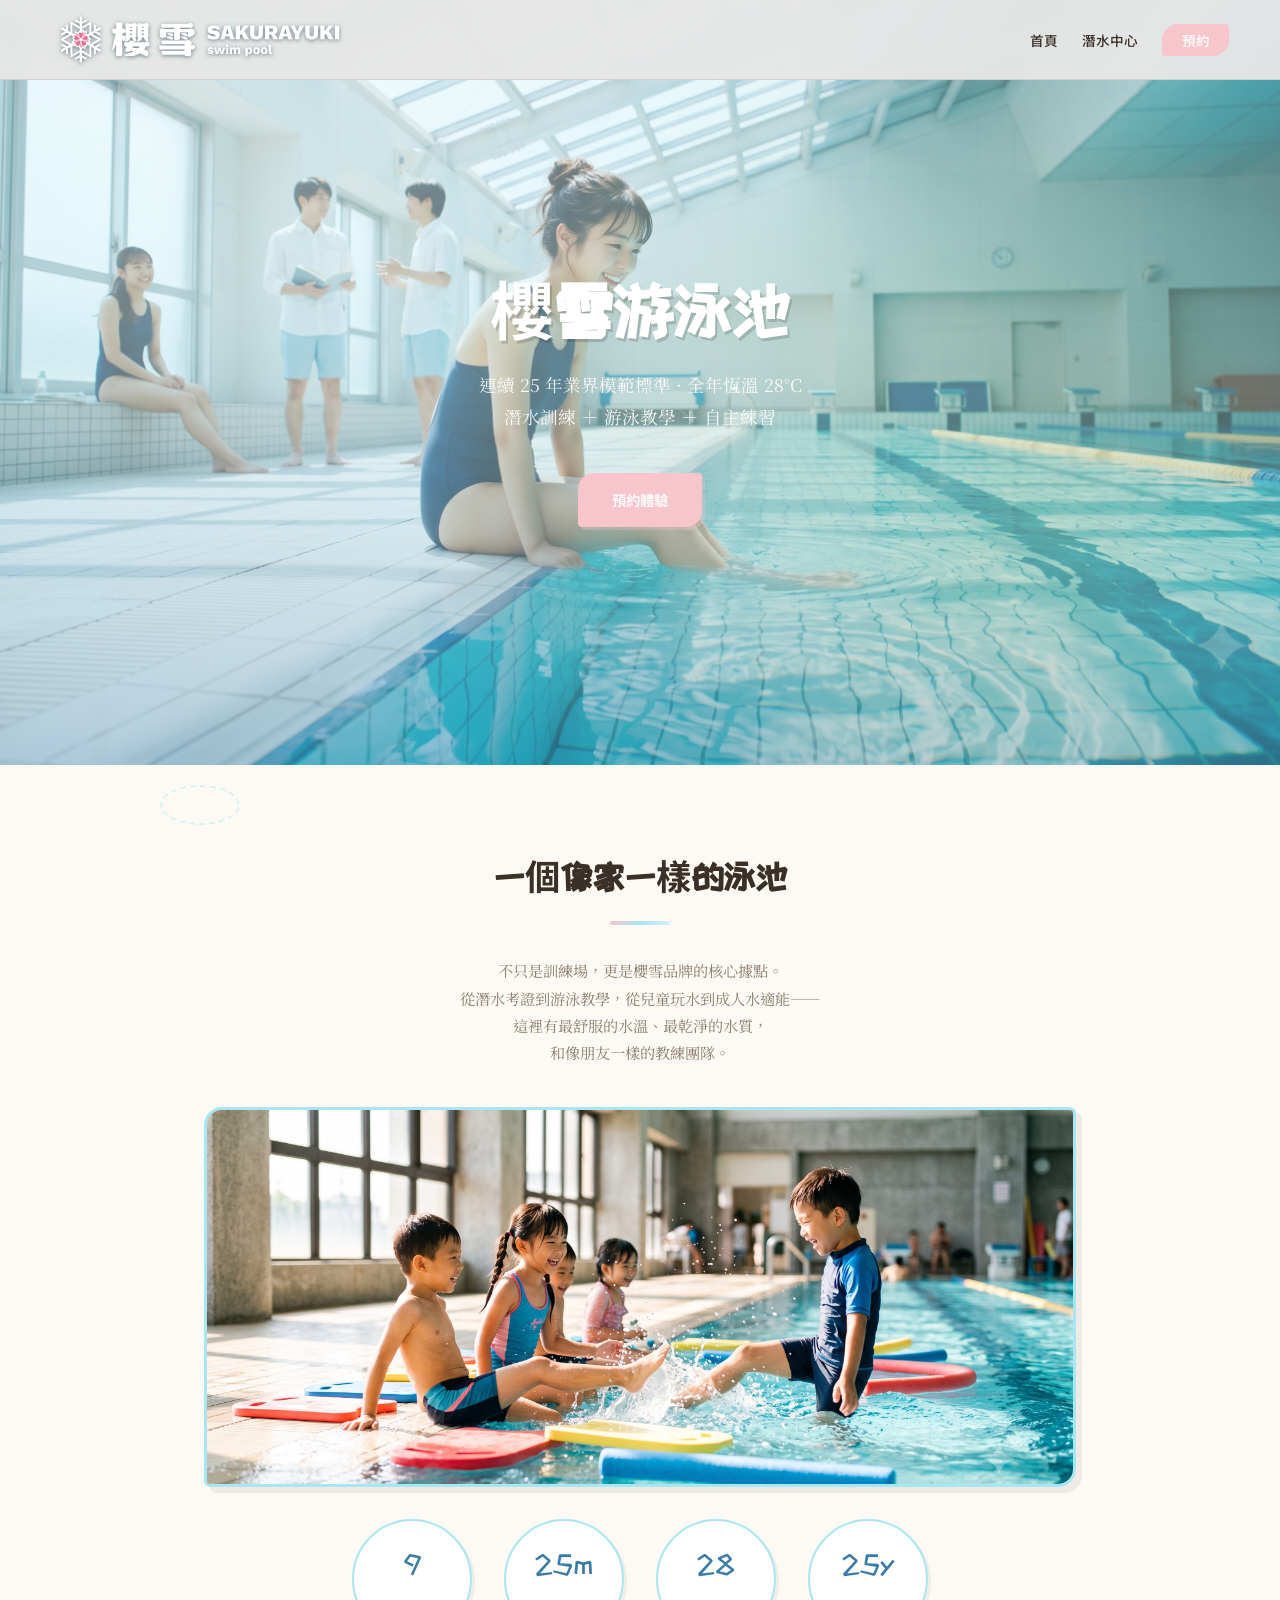
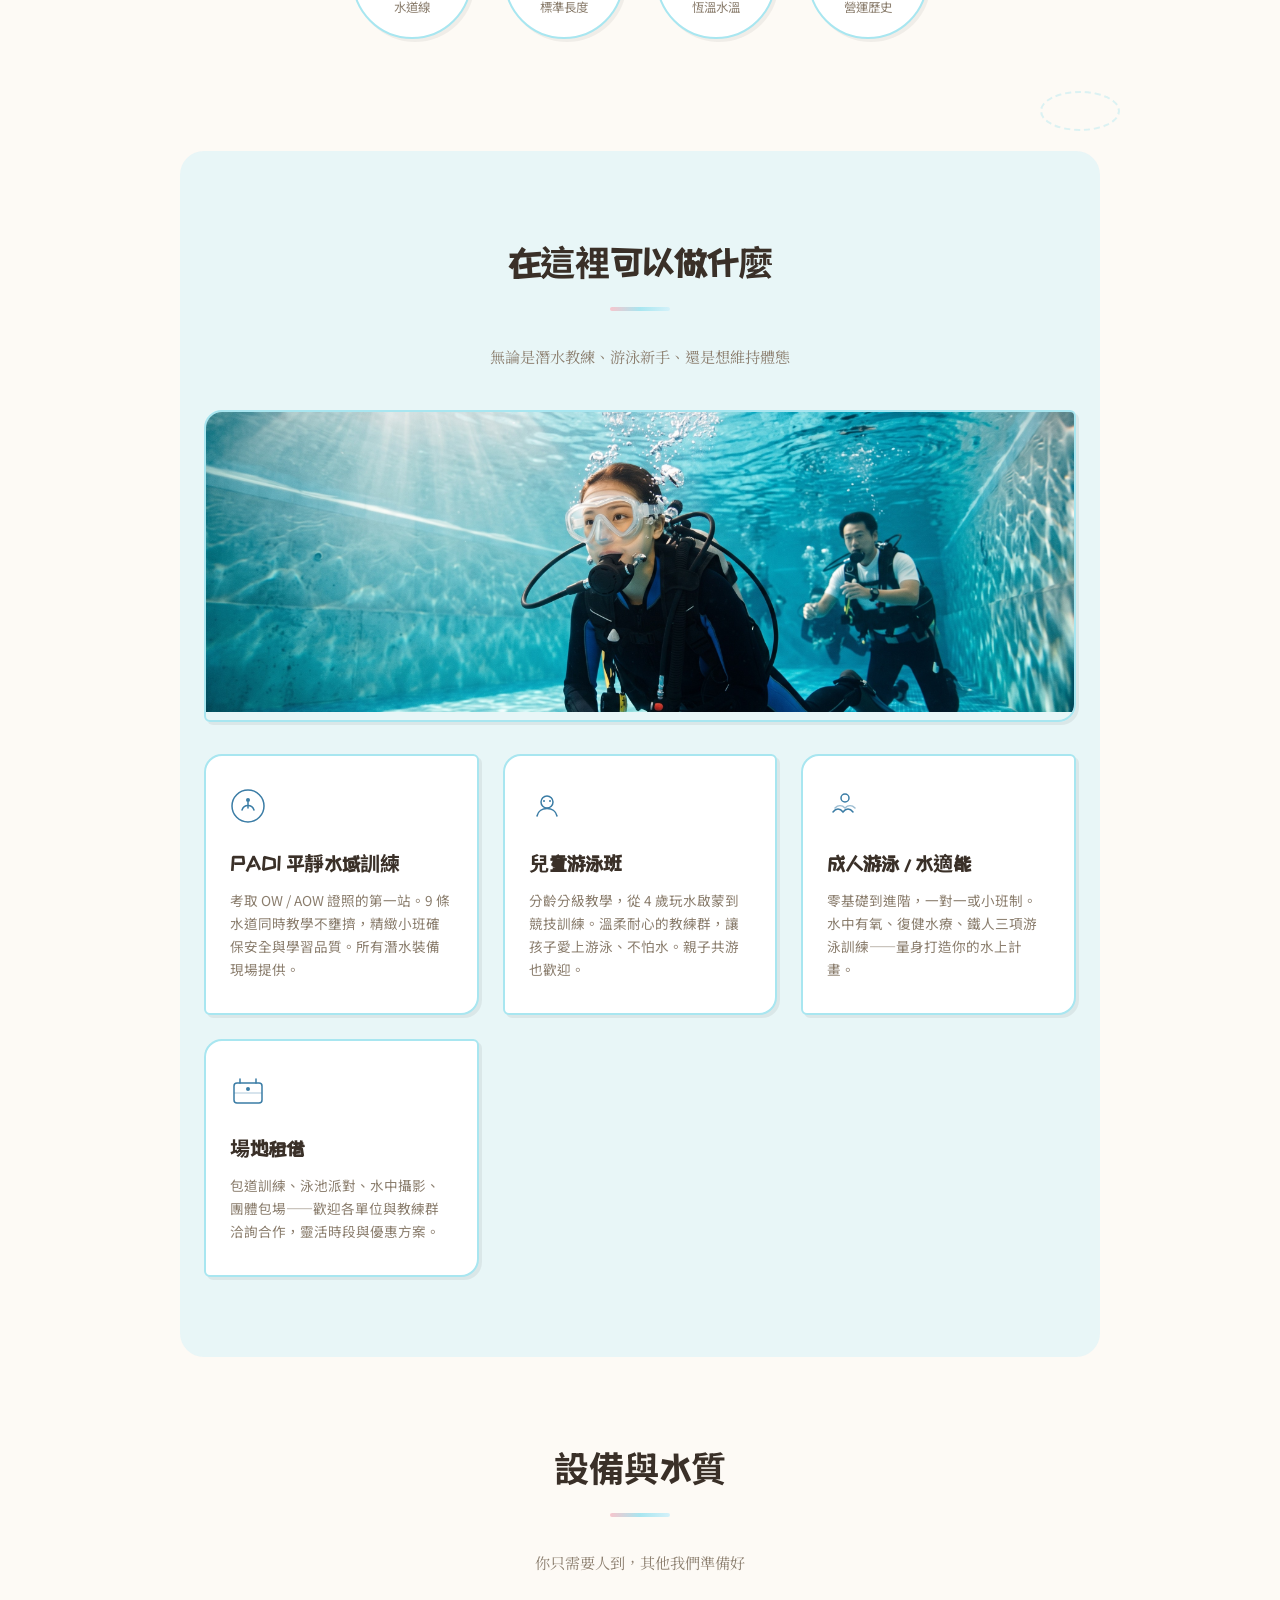
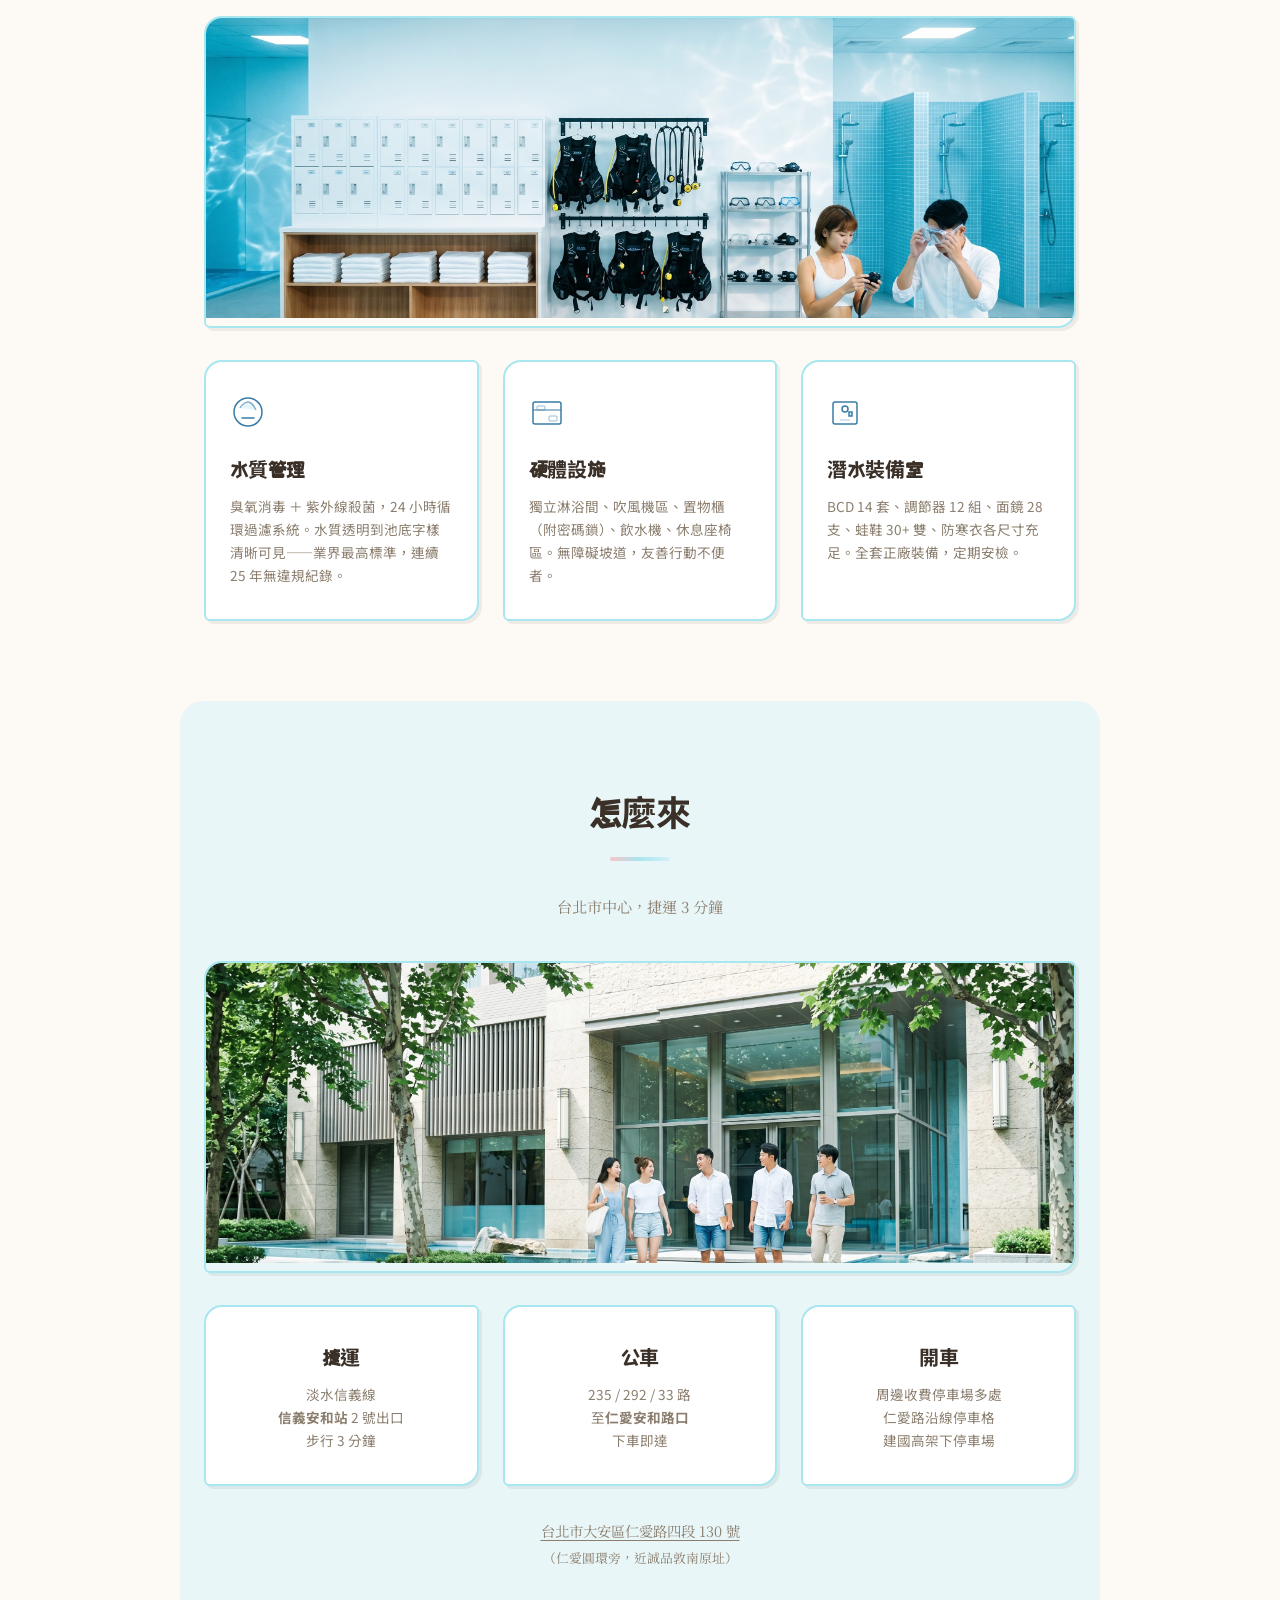
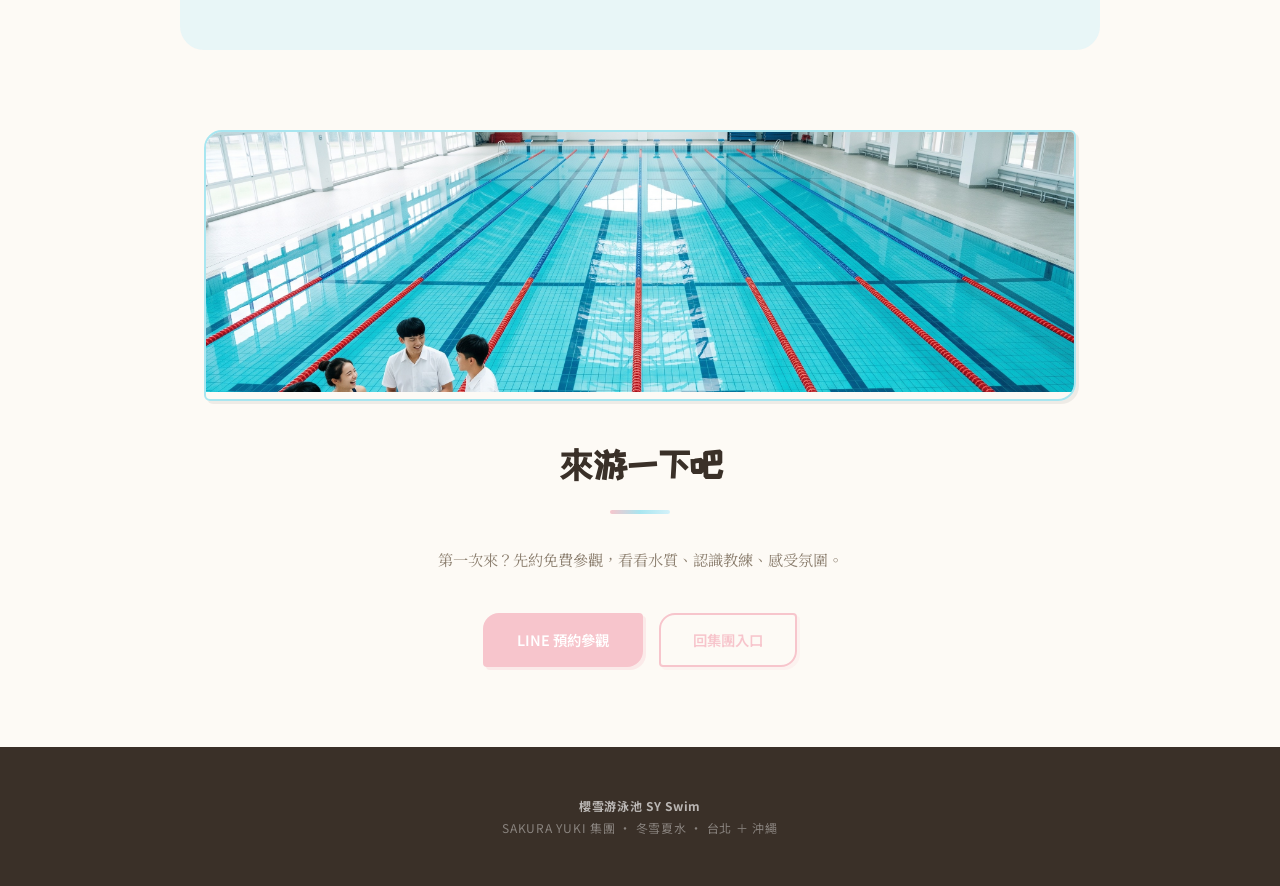
<file: 櫻雪游泳池.html>
<!DOCTYPE html>
<html lang="zh-TW">
<head>
<meta charset="UTF-8">
<meta name="viewport" content="width=device-width, initial-scale=1.0">
<title>櫻雪游泳池 SY Swim</title>
<style>
  @import url('https://fonts.googleapis.com/css2?family=Noto+Serif+TC:wght@400;600;700&family=Noto+Sans+TC:wght@400;500;700&family=ZCOOL+KuaiLe&display=swap');
  :root {
    --paper: #fdfaf5; --ink: #3a3028; --ink-mid: #8b7e6e;
    --sky: #d4f1f9; --pool: #0088cc; --coral: #f7c5cc;
    --sun: #f9d56e; --leaf: #a8c97e; --border: #a8e6f0;
  }
  *,*::before,*::after{box-sizing:border-box;margin:0;padding:0}
  html{scroll-behavior:smooth}
  body{font-family:'Noto Sans TC','Noto Sans JP','PingFang TC','Microsoft YaHei',sans-serif;background:var(--paper);color:var(--ink);line-height:1.8;font-size:16px;overflow-x:hidden}
  @keyframes crayonFade{from{opacity:0;transform:translateY(20px)}to{opacity:1;transform:translateY(0)}}
  .crayon{animation:crayonFade 0.8s cubic-bezier(.4,.02,.2,1) both}
  .crayon:nth-child(1){animation-delay:0.1s}
  .crayon:nth-child(2){animation-delay:0.25s}
  .crayon:nth-child(3){animation-delay:0.4s}
  .crayon:nth-child(4){animation-delay:0.55s}
  .doodle-section{position:relative;padding:5rem 1.5rem;max-width:920px;margin:0 auto}
  .doodle-title{font-family:'ZCOOL KuaiLe','Noto Sans TC',sans-serif;font-size:2.2rem;color:var(--ink);text-align:center;margin-bottom:0.5rem}
  .doodle-title::after{content:'';display:block;width:60px;height:4px;background:linear-gradient(90deg,#f7c5cc,#a8e6f0,#d4f1f9);margin:0.8rem auto 2rem;border-radius:2px}
  .doodle-sub{text-align:center;font-size:0.95rem;color:var(--ink-mid);margin-bottom:2.5rem;font-family:'Noto Serif TC',serif}

  .nav{position:fixed;top:0;left:0;right:0;z-index:100;height:80px;background:rgba(230,230,230,0.96);-webkit-backdrop-filter:blur(8px);backdrop-filter:blur(8px);border-bottom:1px solid #d1d1d1;padding:0 4vw;display:flex;align-items:center;justify-content:space-between}
  .nav-logo{display:flex;align-items:center}
  .nav-logo img{width:300px;height:auto;max-height:57px;object-position:left center;filter:drop-shadow(0 1px 2px rgba(43,72,82,.65))}
  .nav-links{display:flex;gap:1.5rem;list-style:none}
  .nav-links a{text-decoration:none;color:var(--ink);font-size:0.85rem;font-weight:500;transition:color 0.3s}
  .nav-links a:hover{color:#3a7ca5}
  .nav-cta-btn{background:#f7c5cc;color:white!important;padding:0.4rem 1.2rem;border-radius:16px 4px 16px 4px}

  .hero{min-height:85vh;display:flex;align-items:center;justify-content:center;background:linear-gradient(180deg,#d4f1f9 0%,#a8e6f0 50%,#3a7ca5 100%);position:relative;overflow:hidden;padding:6rem 1.5rem 4rem}
  .hero::before{content:'';position:absolute;inset:0;background:radial-gradient(circle at 20% 30%,rgba(255,255,255,0.3) 0%,transparent 60%),radial-gradient(circle at 80% 70%,rgba(249,213,110,0.2) 0%,transparent 50%)}
  .hero-content{position:relative;z-index:1;text-align:center;color:white;max-width:600px}
  .hero-content h1{font-family:'ZCOOL KuaiLe','Noto Sans TC',sans-serif;font-size:clamp(2.5rem,6vw,4rem);line-height:1.3;margin-bottom:1rem;text-shadow:2px 3px 0 rgba(0,0,0,0.15)}
  .hero-content p{font-size:1.1rem;opacity:0.9;font-family:'Noto Serif TC',serif;margin-bottom:2rem}

  .card-grid{display:grid;grid-template-columns:repeat(auto-fit,minmax(260px,1fr));gap:1.5rem}
  .card{background:white;padding:2rem 1.5rem;border-radius:18px 6px 18px 6px;border:2px solid var(--border);box-shadow:3px 3px 0 rgba(0,0,0,0.06);transition:transform 0.3s,box-shadow 0.3s}
  .card:hover{transform:translateY(-4px);box-shadow:6px 6px 0 rgba(0,0,0,0.08)}
  .card h3{font-family:'ZCOOL KuaiLe','Noto Sans TC',sans-serif;font-size:1.25rem;margin-bottom:0.5rem;color:var(--ink)}
  .card p{font-size:0.85rem;color:var(--ink-mid);line-height:1.7}

  .stats-row{display:flex;gap:2rem;justify-content:center;flex-wrap:wrap;margin:2rem 0}
  .stat{text-align:center;background:white;border:2px solid var(--border);border-radius:50%;width:120px;height:120px;display:flex;flex-direction:column;align-items:center;justify-content:center;box-shadow:3px 3px 0 rgba(0,0,0,0.05);transition:transform 0.3s}
  .stat:hover{transform:scale(1.1)}
  .stat-num{font-family:'ZCOOL KuaiLe',sans-serif;font-size:1.8rem;color:#3a7ca5}
  .stat-lbl{font-size:0.78rem;color:var(--ink-mid);margin-top:0.3rem}

  .pool-band{position:relative;overflow:hidden;height:380px;display:flex;align-items:center;justify-content:center;border:3px solid var(--border);border-radius:18px 6px 18px 6px;margin:2rem auto;max-width:920px;box-shadow:6px 6px 0 rgba(0,0,0,0.06)}
  .pool-band img{width:100%;height:100%;object-fit:cover}

  .btn{display:inline-block;padding:0.75rem 2rem;text-decoration:none;border-radius:16px 4px 16px 4px;font-weight:600;font-size:0.9rem;transition:transform 0.2s,box-shadow 0.2s;cursor:pointer;border:2px solid #f7c5cc;background:#f7c5cc;color:white;box-shadow:3px 3px 0 rgba(247,197,204,0.3)}
  .btn:hover{transform:translateY(-2px);box-shadow:5px 5px 0 rgba(247,197,204,0.4)}
  .btn-outline{background:transparent;color:#f7c5cc;border:2px solid #f7c5cc;box-shadow:3px 3px 0 rgba(247,197,204,0.15)}

  footer{text-align:center;padding:3rem 1.5rem;background:var(--ink);color:rgba(255,255,255,0.4);font-size:0.75rem;letter-spacing:0.06em}
  footer b{color:rgba(255,255,255,0.65)}

  .squiggle{position:absolute;width:80px;height:40px;border:2px dashed var(--border);border-radius:50%;opacity:0.4;pointer-events:none}

  @media(max-width:768px){
    .nav{min-height:82px;padding:0.7rem 1.2rem}
    .nav-logo img{width:min(78vw,300px);height:auto;max-height:57px}
    .nav-links{display:none}
    .doodle-title{font-size:1.6rem}
    .pool-band{height:220px;border-radius:12px 4px 12px 4px}
    .stat{width:90px;height:90px}
    .stat-num{font-size:1.3rem}
  }
</style>
</head>
<body>

<nav class="nav">
  <a href="櫻雪旅行社_潛水服務.html" class="nav-logo"><img src="sy-dive-images/SYswim.svg?v=20260902" alt="櫻雪游泳 SY Swim"></a>
  <ul class="nav-links">
    <li><a href="櫻雪旅行社_潛水服務.html">首頁</a></li>
    <li><a href="櫻雪旅行社_潛水服務.html">潛水中心</a></li>
    <li><a href="https://line.me/R/ti/p/@sydiving" class="nav-cta-btn">預約</a></li>
  </ul>
</nav>

<section class="hero" style="background:linear-gradient(180deg,rgba(212,241,249,0.35) 0%,rgba(168,230,240,0.35) 50%,rgba(58,124,165,0.4) 100%),url('sy-dive-images/pool-syk1.jpg') center/cover no-repeat;">
  <div class="hero-content crayon">
    <h1>櫻雪游泳池</h1>
    <p>連續 25 年業界模範標準 · 全年恆溫 28°C<br>潛水訓練 ＋ 游泳教學 ＋ 自主練習</p>
    <a href="https://line.me/R/ti/p/@sydiving" class="btn" style="margin-top:0.5rem;">預約體驗</a>
  </div>
</section>

<section class="doodle-section crayon">
  <div class="squiggle" style="top:20px;left:-20px;"></div>
  <div class="squiggle" style="bottom:20px;right:-20px;transform:rotate(180deg);"></div>
  <h2 class="doodle-title">一個像家一樣的泳池</h2>
  <p class="doodle-sub">
    不只是訓練場，更是櫻雪品牌的核心據點。<br>
    從潛水考證到游泳教學，從兒童玩水到成人水適能——<br>
    這裡有最舒服的水溫、最乾淨的水質，<br>
    和像朋友一樣的教練團隊。
  </p>
  <div class="pool-band crayon">
    <img src="sy-dive-images/pool-syk4.jpg" alt="仁愛游泳池" onerror="this.style.display='none'">
  </div>
  <div class="stats-row crayon">
    <div class="stat"><div class="stat-num">9</div><div class="stat-lbl">水道線</div></div>
    <div class="stat"><div class="stat-num">25m</div><div class="stat-lbl">標準長度</div></div>
    <div class="stat"><div class="stat-num">28</div><div class="stat-lbl">恆溫水溫</div></div>
    <div class="stat"><div class="stat-num">25y</div><div class="stat-lbl">營運歷史</div></div>
  </div>
</section>

<section class="doodle-section crayon" style="background:rgba(212,241,249,0.5);border-radius:24px;">
  <h2 class="doodle-title">在這裡可以做什麼</h2>
  <p class="doodle-sub">無論是潛水教練、游泳新手、還是想維持體態</p>
  <div style="max-width:920px;margin:0 auto 2rem;border-radius:18px 6px 18px 6px;overflow:hidden;border:2px solid var(--border);box-shadow:3px 3px 0 rgba(0,0,0,0.06);"><img src="sy-dive-images/pool-syk3.jpg" alt="" style="width:100%;max-height:300px;object-fit:cover;" onerror="this.parentElement.style.display='none'"></div>
  <div class="card-grid">
    <div class="card crayon">
      <svg width="36" height="36" viewBox="0 0 36 36" fill="none" style="margin-bottom:0.8rem;"><circle cx="18" cy="18" r="16" stroke="#3a7ca5" stroke-width="1.5" fill="none"/><path d="M12 22c2-6 10-6 12 0" stroke="#3a7ca5" stroke-width="1.5" fill="none" stroke-linecap="round"/><circle cx="18" cy="12" r="2" fill="#3a7ca5"/><line x1="18" y1="14" x2="18" y2="20" stroke="#3a7ca5" stroke-width="1.5" stroke-linecap="round"/></svg>
      <h3>PADI 平靜水域訓練</h3>
      <p>考取 OW / AOW 證照的第一站。9 條水道同時教學不壅擠，精緻小班確保安全與學習品質。所有潛水裝備現場提供。</p>
    </div>
    <div class="card crayon">
      <svg width="36" height="36" viewBox="0 0 36 36" fill="none" style="margin-bottom:0.8rem;"><circle cx="18" cy="14" r="6" stroke="#3a7ca5" stroke-width="1.5" fill="none"/><path d="M8 28c2-10 18-10 20 0" stroke="#3a7ca5" stroke-width="1.5" fill="none" stroke-linecap="round"/><circle cx="15" cy="13" r="1" fill="#3a7ca5"/><circle cx="21" cy="13" r="1" fill="#3a7ca5"/></svg>
      <h3>兒童游泳班</h3>
      <p>分齡分級教學，從 4 歲玩水啟蒙到競技訓練。溫柔耐心的教練群，讓孩子愛上游泳、不怕水。親子共游也歡迎。</p>
    </div>
    <div class="card crayon">
      <svg width="36" height="36" viewBox="0 0 36 36" fill="none" style="margin-bottom:0.8rem;"><path d="M6 24c3-4 7-4 10 0 3-4 7-4 10 0" stroke="#3a7ca5" stroke-width="1.5" fill="none" stroke-linecap="round"/><path d="M8 20c3-3 7-3 10 0 3-3 7-3 10 0" stroke="#3a7ca5" stroke-width="1.5" fill="none" stroke-linecap="round" opacity="0.5"/><circle cx="18" cy="10" r="4" stroke="#3a7ca5" stroke-width="1.5" fill="none"/></svg>
      <h3>成人游泳 / 水適能</h3>
      <p>零基礎到進階，一對一或小班制。水中有氧、復健水療、鐵人三項游泳訓練——量身打造你的水上計畫。</p>
    </div>
    <div class="card crayon">
      <svg width="36" height="36" viewBox="0 0 36 36" fill="none" style="margin-bottom:0.8rem;"><rect x="4" y="10" width="28" height="20" rx="3" stroke="#3a7ca5" stroke-width="1.5" fill="none"/><line x1="10" y1="10" x2="10" y2="6" stroke="#3a7ca5" stroke-width="1.5" stroke-linecap="round"/><line x1="26" y1="10" x2="26" y2="6" stroke="#3a7ca5" stroke-width="1.5" stroke-linecap="round"/><line x1="4" y1="20" x2="32" y2="20" stroke="#3a7ca5" stroke-width="1" opacity="0.4"/><circle cx="18" cy="16" r="2" fill="#3a7ca5"/></svg>
      <h3>場地租借</h3>
      <p>包道訓練、泳池派對、水中攝影、團體包場——歡迎各單位與教練群洽詢合作，靈活時段與優惠方案。</p>
    </div>
  </div>
</section>





<section class="doodle-section crayon">
  <h2 class="doodle-title">設備與水質</h2>
  <p class="doodle-sub">你只需要人到，其他我們準備好</p>
  <div style="max-width:920px;margin:0 auto 2rem;border-radius:18px 6px 18px 6px;overflow:hidden;border:2px solid var(--border);box-shadow:3px 3px 0 rgba(0,0,0,0.06);"><img src="sy-dive-images/pool-syk5.jpg" alt="" style="width:100%;max-height:300px;object-fit:cover;"></div>
  <div class="card-grid">
    <div class="card crayon">
      <svg width="36" height="36" viewBox="0 0 36 36" fill="none" style="margin-bottom:0.8rem;"><circle cx="18" cy="18" r="14" stroke="#3a7ca5" stroke-width="1.5" fill="none"/><path d="M10 14c2-4 6-6 8-6 4 0 6 4 8 8" stroke="#3a7ca5" stroke-width="1.5" fill="#d4f1f9" opacity="0.6"/><line x1="12" y1="24" x2="24" y2="24" stroke="#3a7ca5" stroke-width="1.5" stroke-linecap="round"/></svg>
      <h3>水質管理</h3>
      <p>臭氧消毒 ＋ 紫外線殺菌，24 小時循環過濾系統。水質透明到池底字樣清晰可見——業界最高標準，連續 25 年無違規紀錄。</p>
    </div>
    <div class="card crayon">
      <svg width="36" height="36" viewBox="0 0 36 36" fill="none" style="margin-bottom:0.8rem;"><rect x="4" y="8" width="28" height="22" rx="2" stroke="#3a7ca5" stroke-width="1.5" fill="none"/><line x1="4" y1="16" x2="32" y2="16" stroke="#3a7ca5" stroke-width="1"/><rect x="8" y="12" width="8" height="4" rx="1" stroke="#3a7ca5" stroke-width="1" opacity="0.5"/><rect x="20" y="22" width="8" height="5" rx="1" stroke="#3a7ca5" stroke-width="1" opacity="0.5"/></svg>
      <h3>硬體設施</h3>
      <p>獨立淋浴間、吹風機區、置物櫃（附密碼鎖）、飲水機、休息座椅區。無障礙坡道，友善行動不便者。</p>
    </div>
    <div class="card crayon">
      <svg width="36" height="36" viewBox="0 0 36 36" fill="none" style="margin-bottom:0.8rem;"><rect x="6" y="8" width="24" height="22" rx="2" stroke="#3a7ca5" stroke-width="1.5" fill="none"/><path d="M22 18h3v4h-3z" stroke="#3a7ca5" stroke-width="1.5" fill="#d4f1f9"/><circle cx="18" cy="15" r="3" stroke="#3a7ca5" stroke-width="1.5" fill="none"/><line x1="13" y1="26" x2="23" y2="26" stroke="#3a7ca5" stroke-width="1" opacity="0.4"/></svg>
      <h3>潛水裝備室</h3>
      <p>BCD 14 套、調節器 12 組、面鏡 28 支、蛙鞋 30+ 雙、防寒衣各尺寸充足。全套正廠裝備，定期安檢。</p>
    </div>
  </div>
</section>

<section class="doodle-section crayon" style="background:rgba(212,241,249,0.5);border-radius:24px;">
  <h2 class="doodle-title">怎麼來</h2>
  <p class="doodle-sub">台北市中心，捷運 3 分鐘</p>
  <div style="max-width:920px;margin:0 auto 2rem;border-radius:18px 6px 18px 6px;overflow:hidden;border:2px solid var(--border);box-shadow:3px 3px 0 rgba(0,0,0,0.06);"><img src="sy-dive-images/pool-syk6.jpg" alt="" style="width:100%;max-height:300px;object-fit:cover;" onerror="this.parentElement.style.display='none'"></div>
  <div class="card-grid" style="text-align:center;">
    <div class="card crayon">
      <h3>捷運</h3>
      <p>淡水信義線<br><strong>信義安和站</strong> 2 號出口<br>步行 3 分鐘</p>
    </div>
    <div class="card crayon">
      <h3>公車</h3>
      <p>235 / 292 / 33 路<br>至<b>仁愛安和路口</b><br>下車即達</p>
    </div>
    <div class="card crayon">
      <h3>開車</h3>
      <p>周邊收費停車場多處<br>仁愛路沿線停車格<br>建國高架下停車場</p>
    </div>
  </div>
  <p style="text-align:center;margin-top:2rem;font-size:0.9rem;color:var(--ink-mid);font-family:'Noto Serif TC',serif;">
    <a href="https://maps.app.goo.gl/nRAS1w7pERsF7T9z8" target="_blank" rel="noopener noreferrer" style="color:inherit;text-underline-offset:0.2em;">台北市大安區仁愛路四段 130 號</a><br>
    <span style="font-size:0.8rem;">（仁愛圓環旁，近誠品敦南原址）</span>
  </p>
</section>

<section class="doodle-section crayon" style="text-align:center;">
  <div style="max-width:920px;margin:0 auto 2rem;border-radius:18px 6px 18px 6px;overflow:hidden;border:2px solid var(--border);box-shadow:3px 3px 0 rgba(0,0,0,0.06);"><img src="sy-dive-images/pool-syk2.jpg" alt="" style="width:100%;max-height:260px;object-fit:cover;" onerror="this.parentElement.style.display='none'"></div>
  <h2 class="doodle-title">來游一下吧</h2>
  <p class="doodle-sub">第一次來？先約免費參觀，看看水質、認識教練、感受氛圍。</p>
  <div style="display:flex;gap:1rem;justify-content:center;flex-wrap:wrap;">
    <a href="https://line.me/R/ti/p/@sydiving" class="btn">LINE 預約參觀</a>
    <a href="index.html" class="btn btn-outline">回集團入口</a>
  </div>
</section>

<footer>
  <b>櫻雪游泳池 SY Swim</b><br>
  SAKURA YUKI 集團 · 冬雪夏水 · 台北 ＋ 沖繩
</footer>

</body>
</html>
</file>
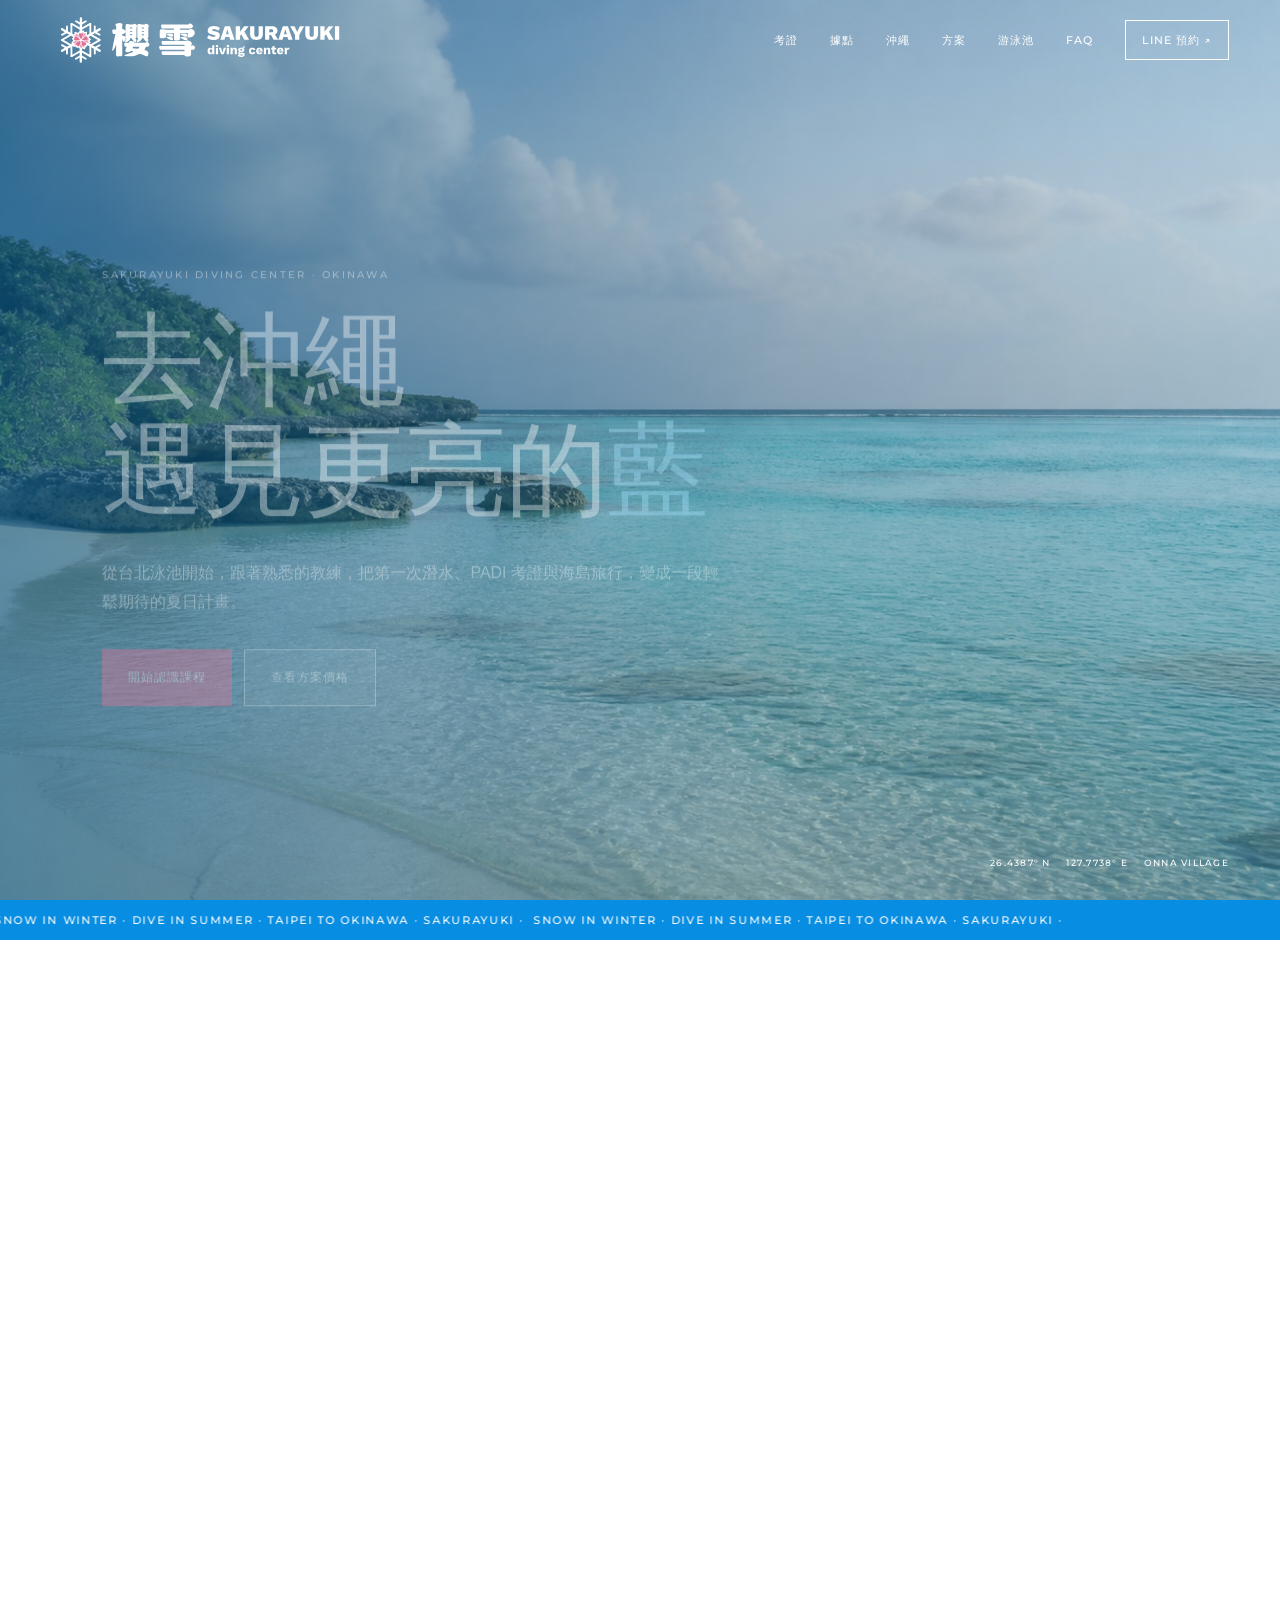
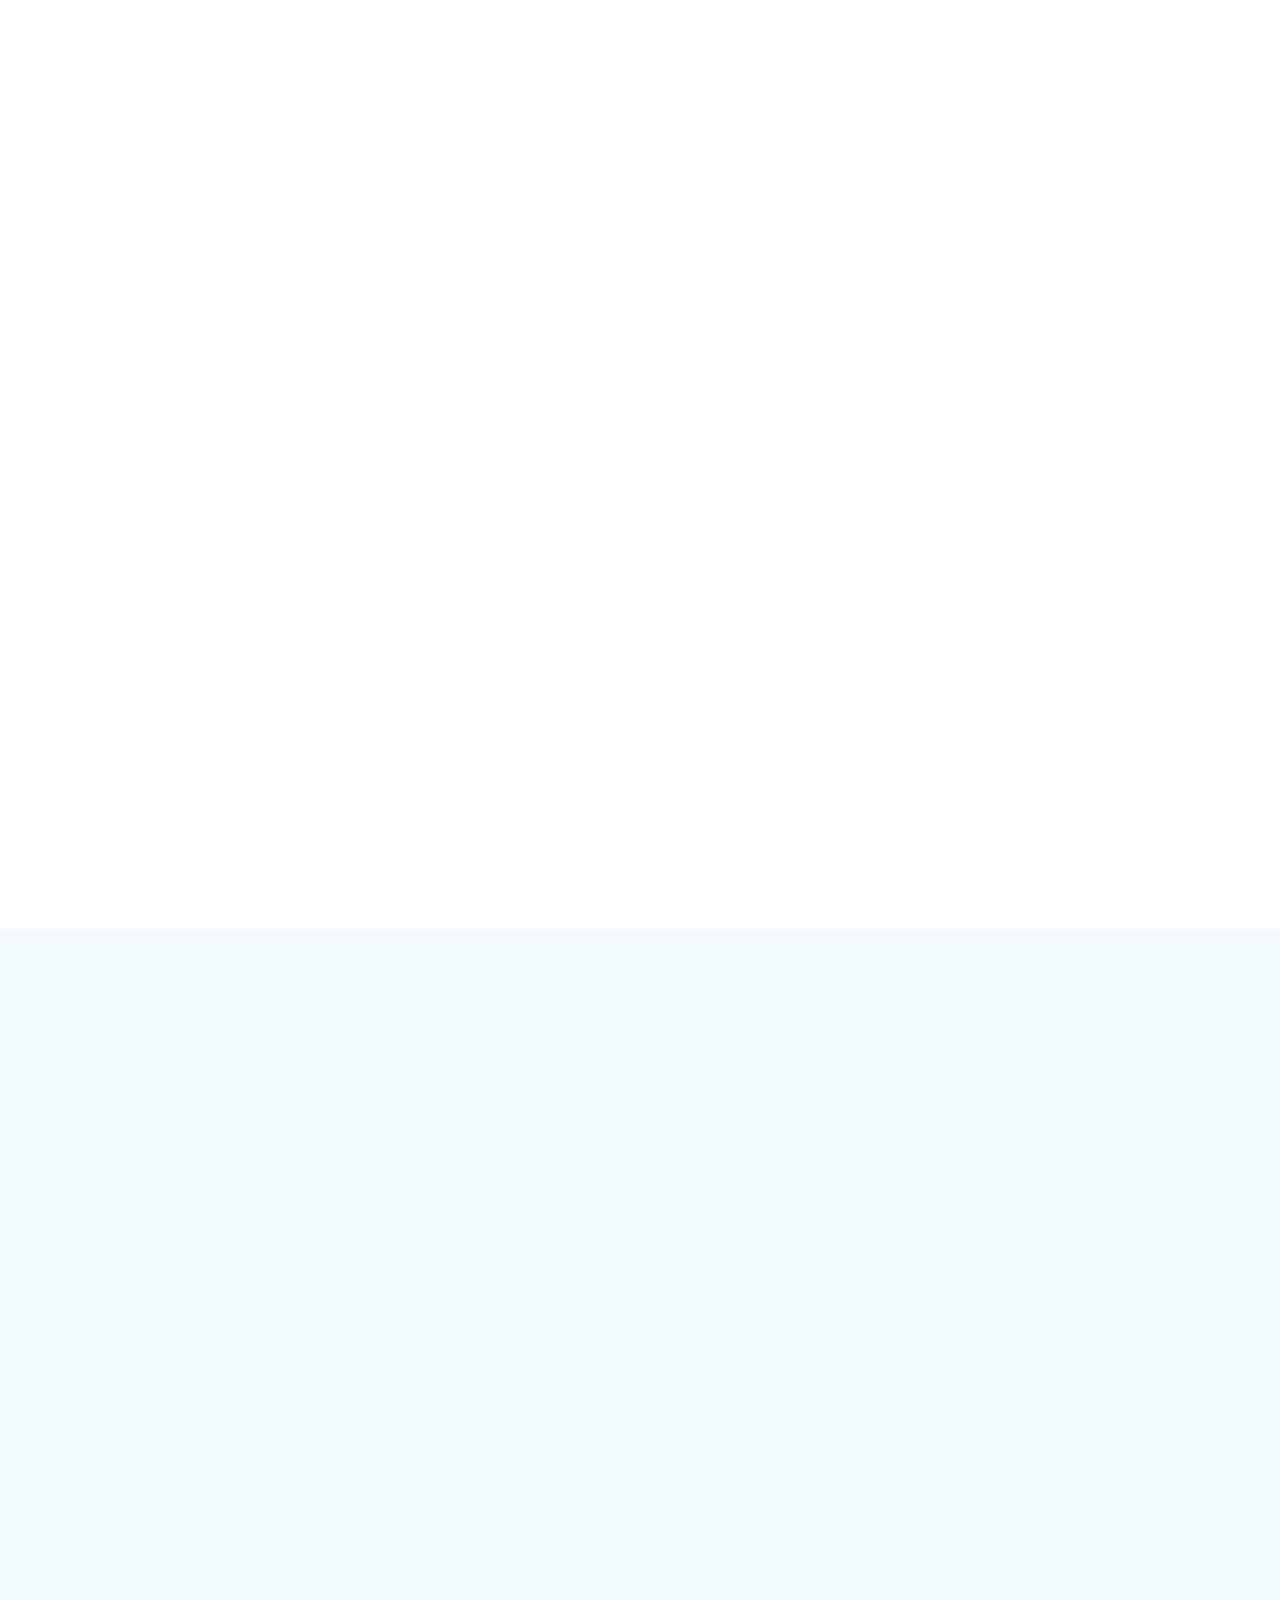
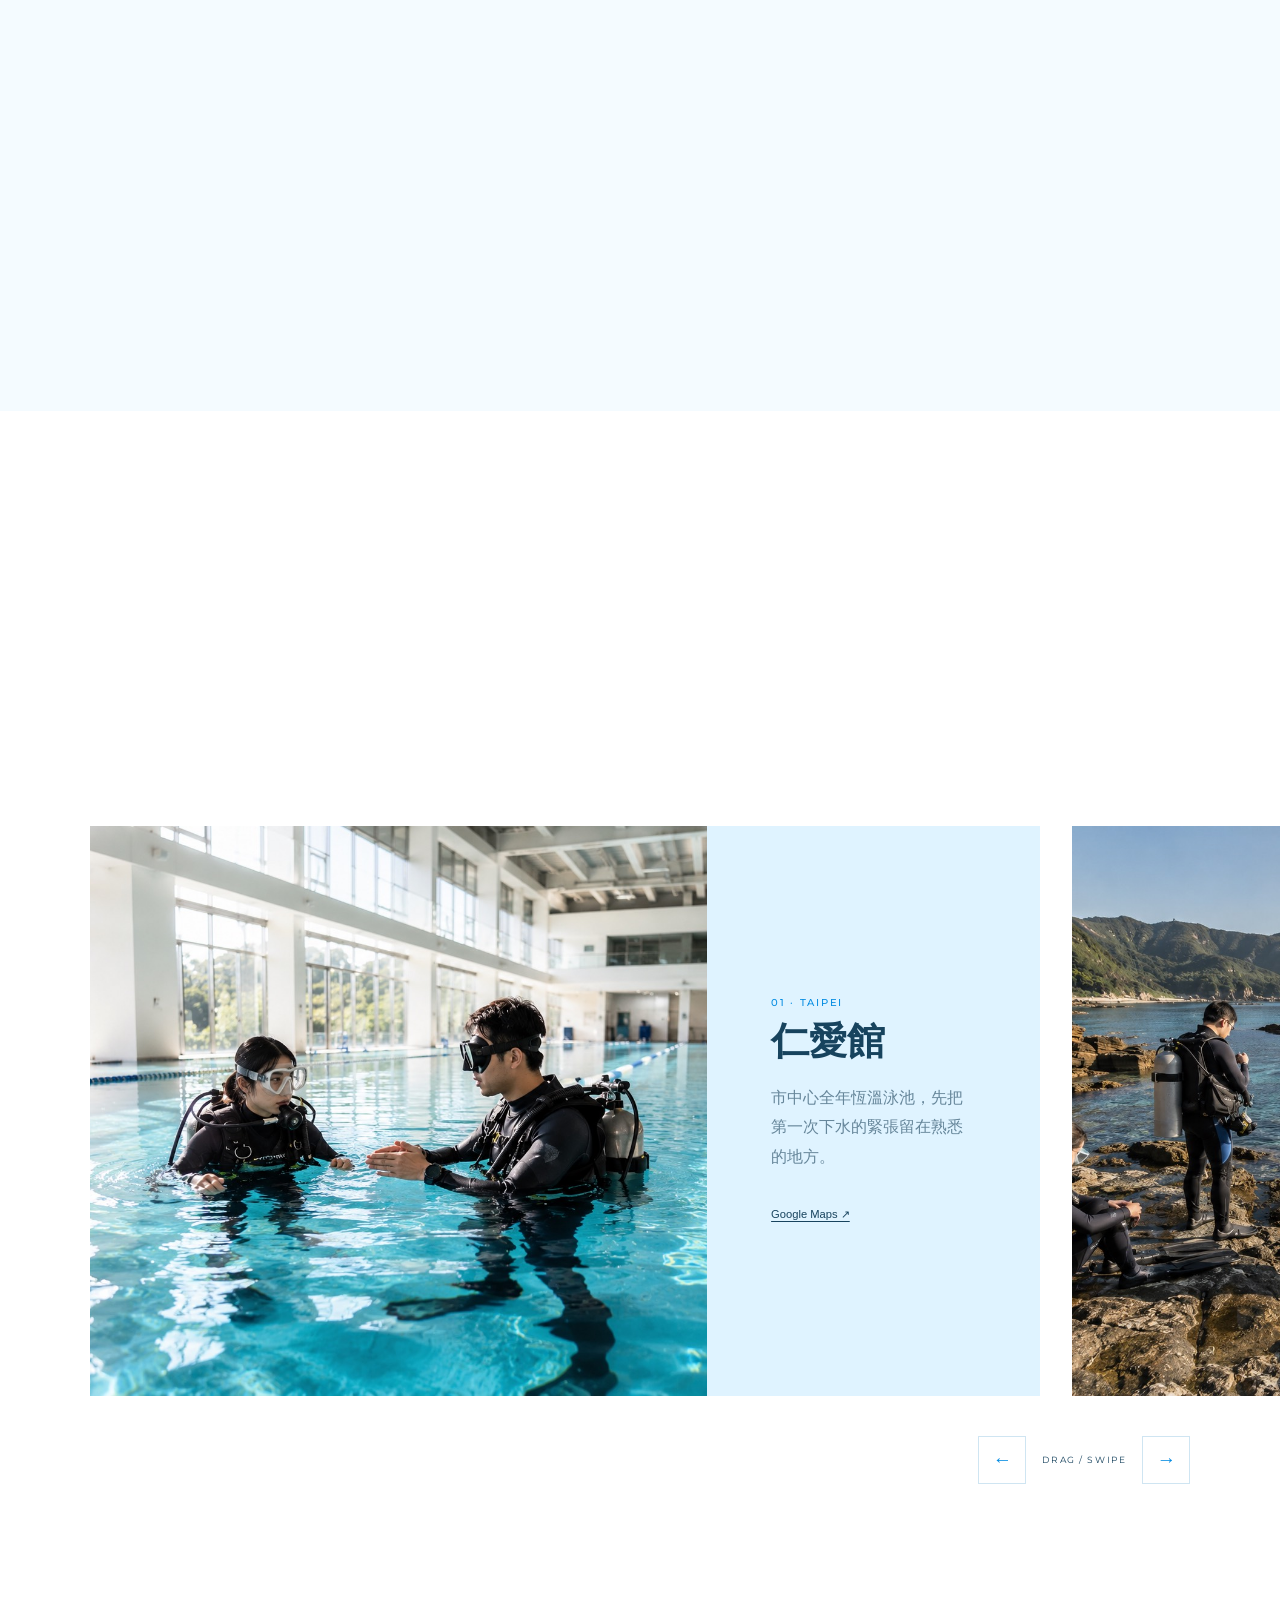
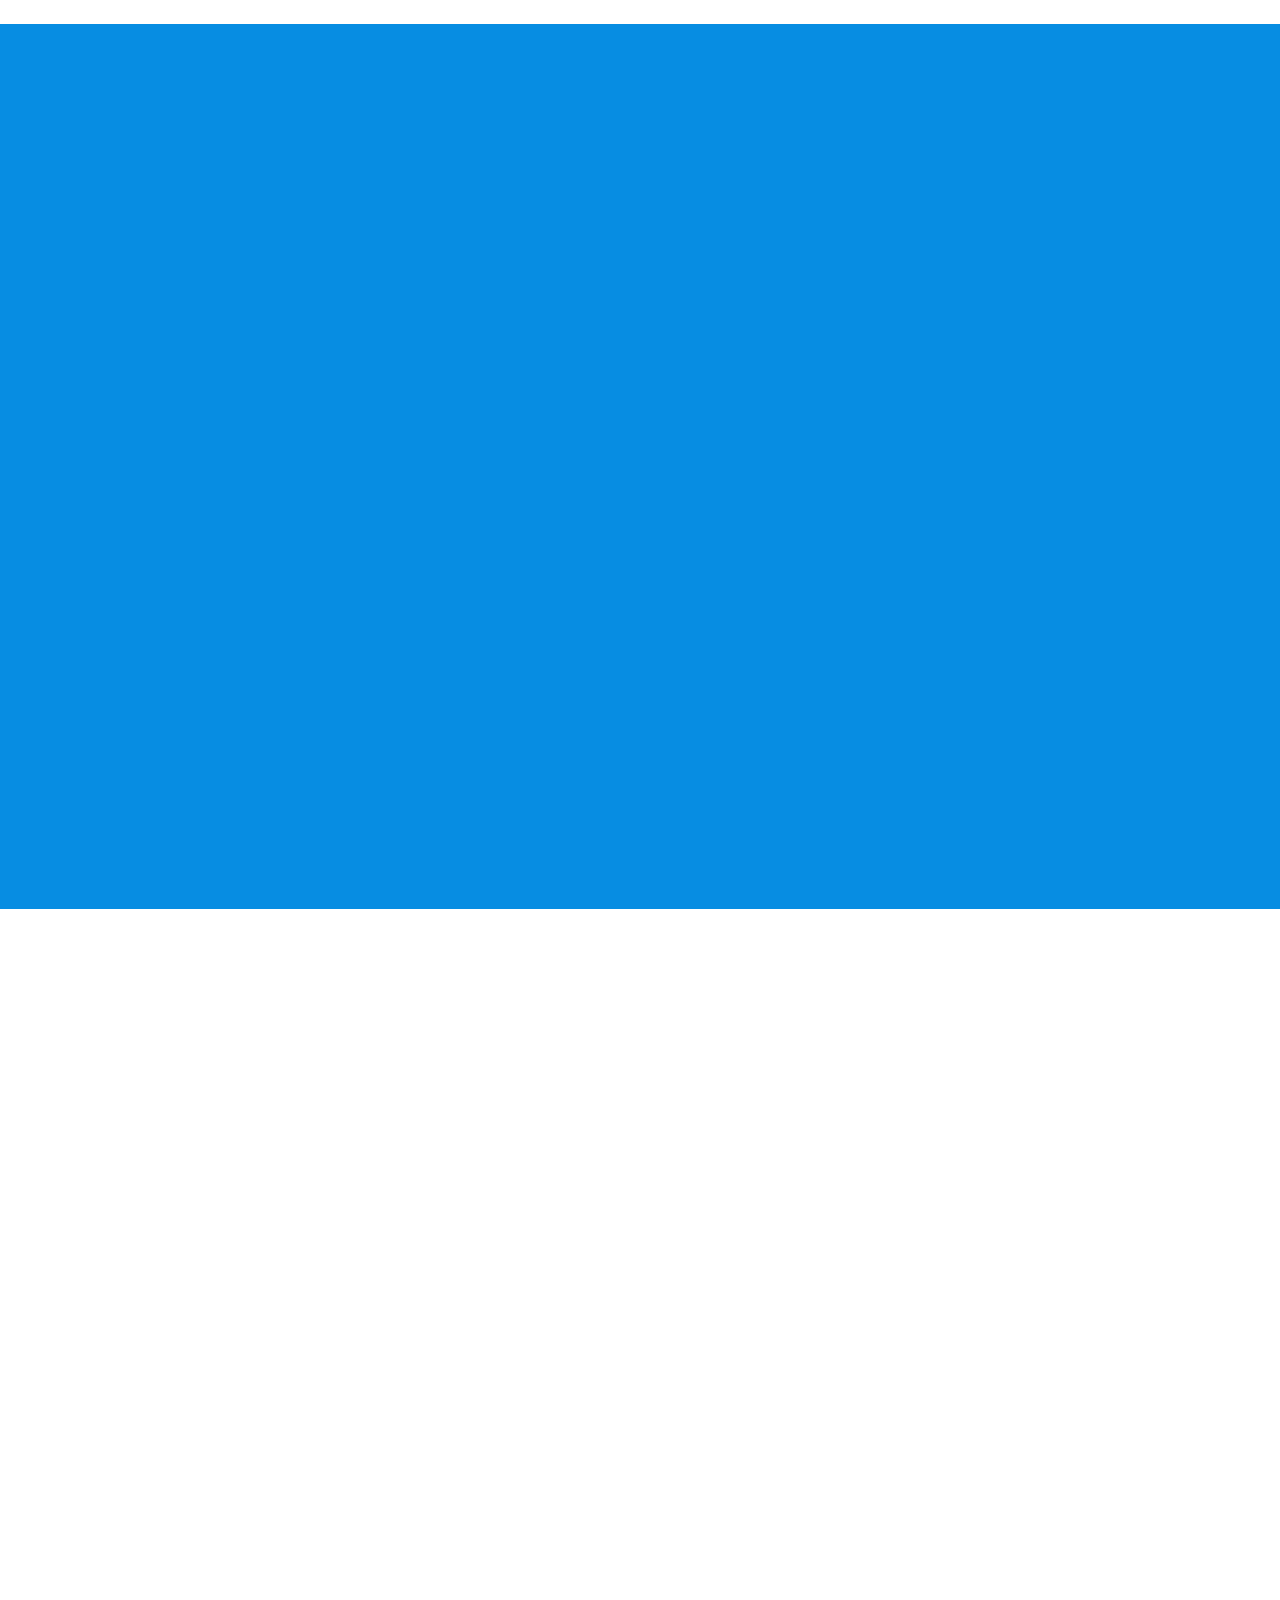
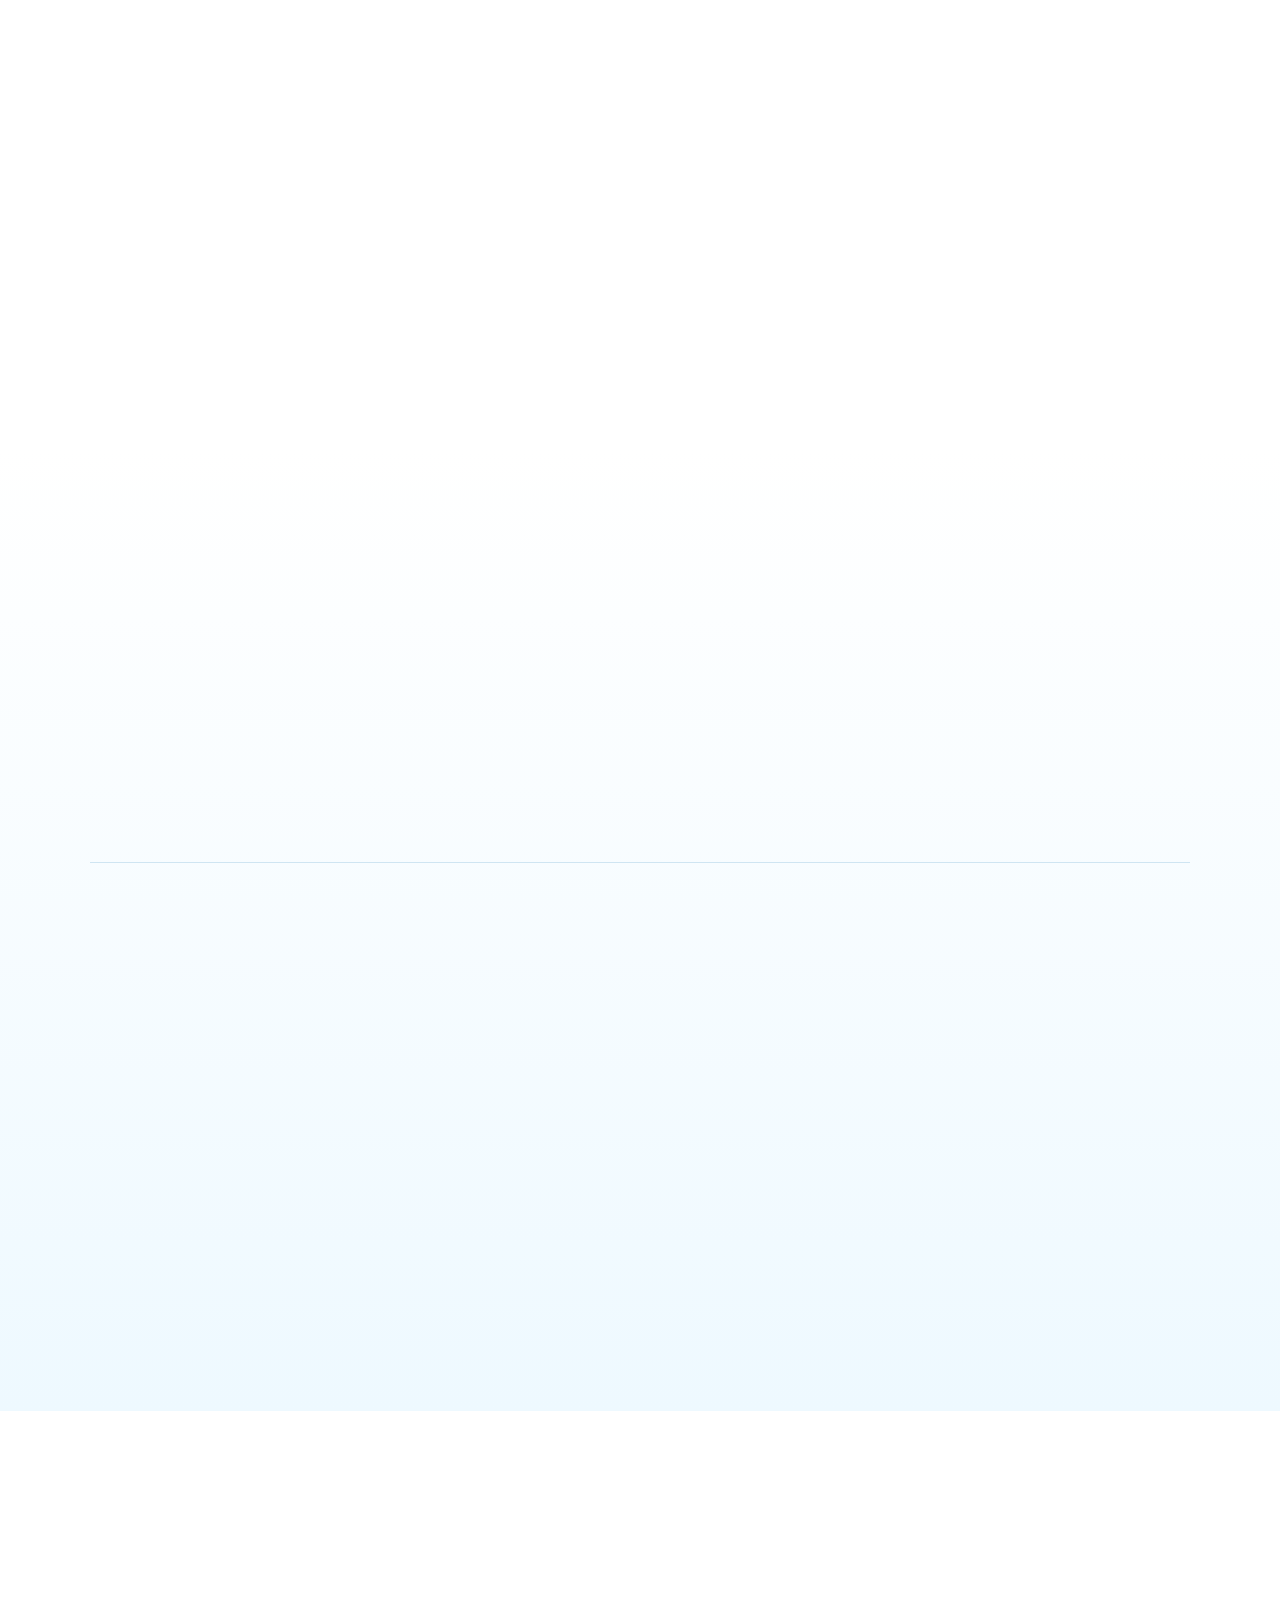
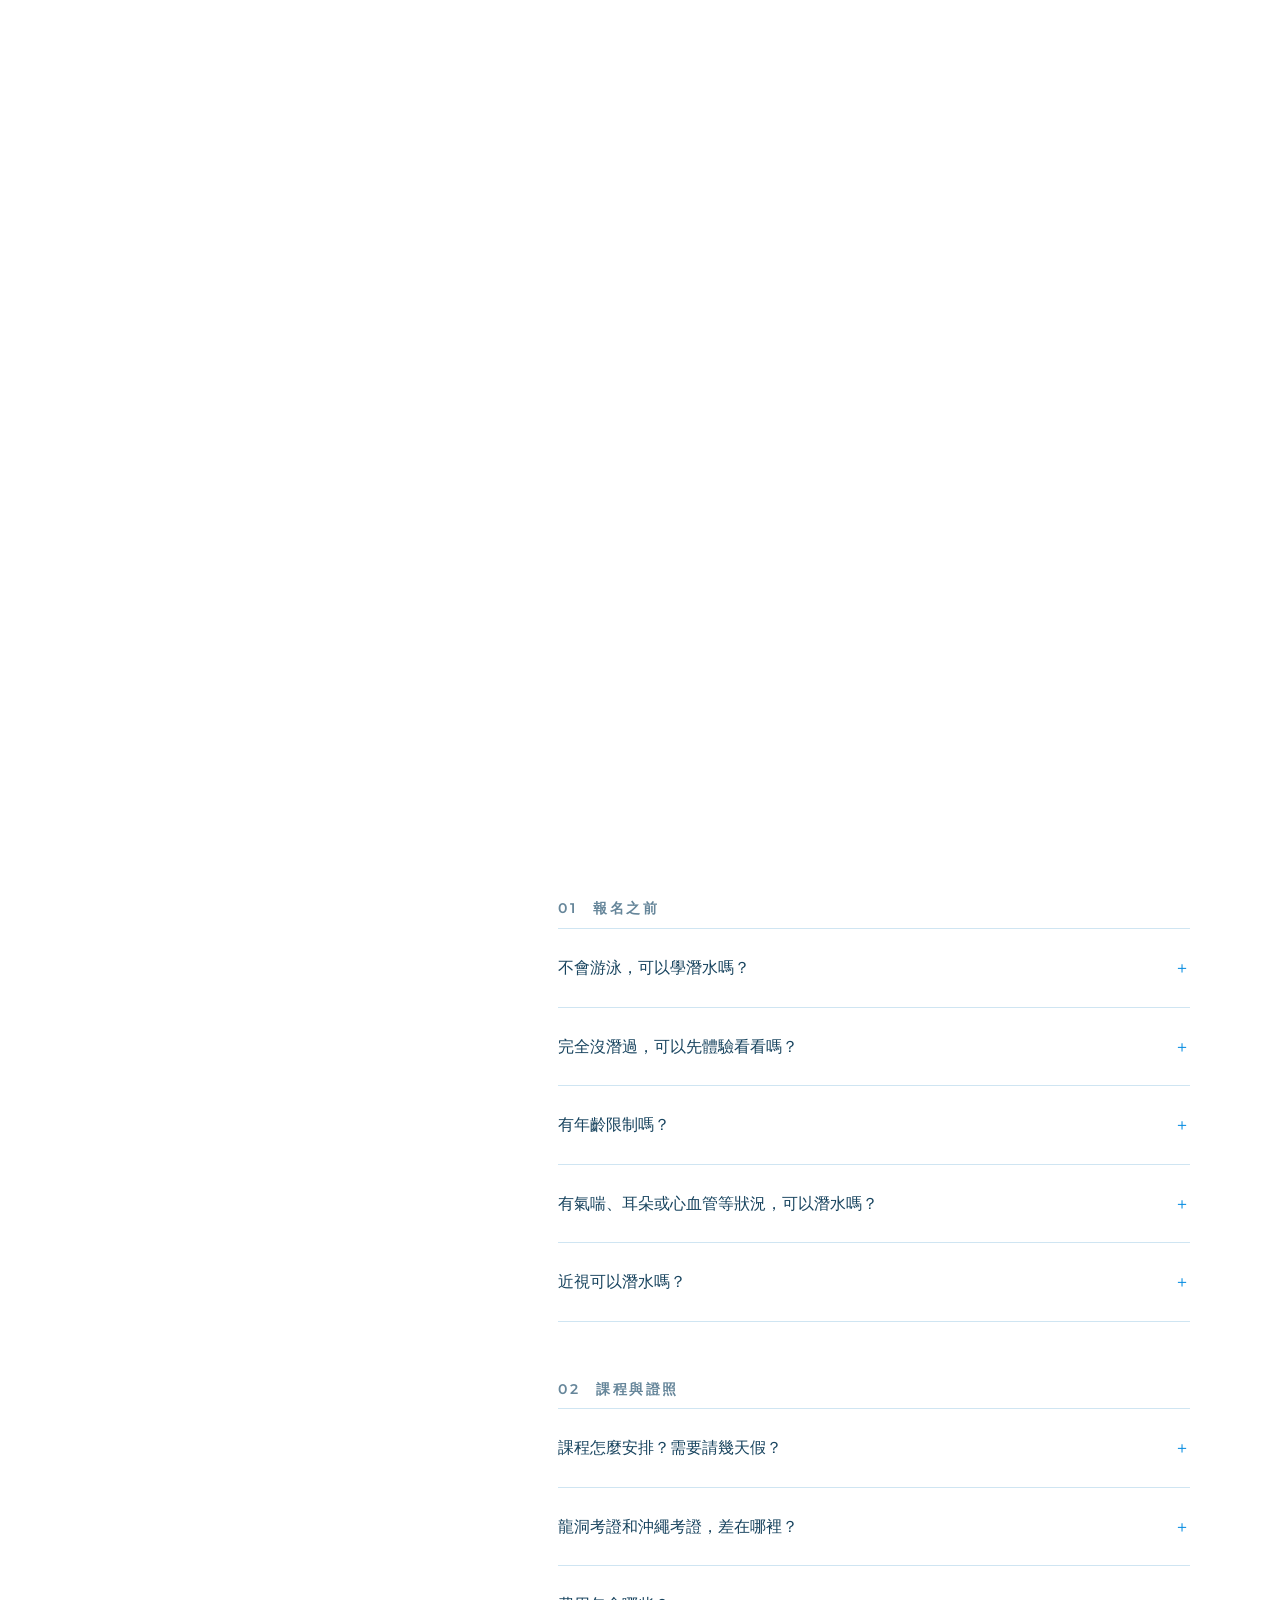
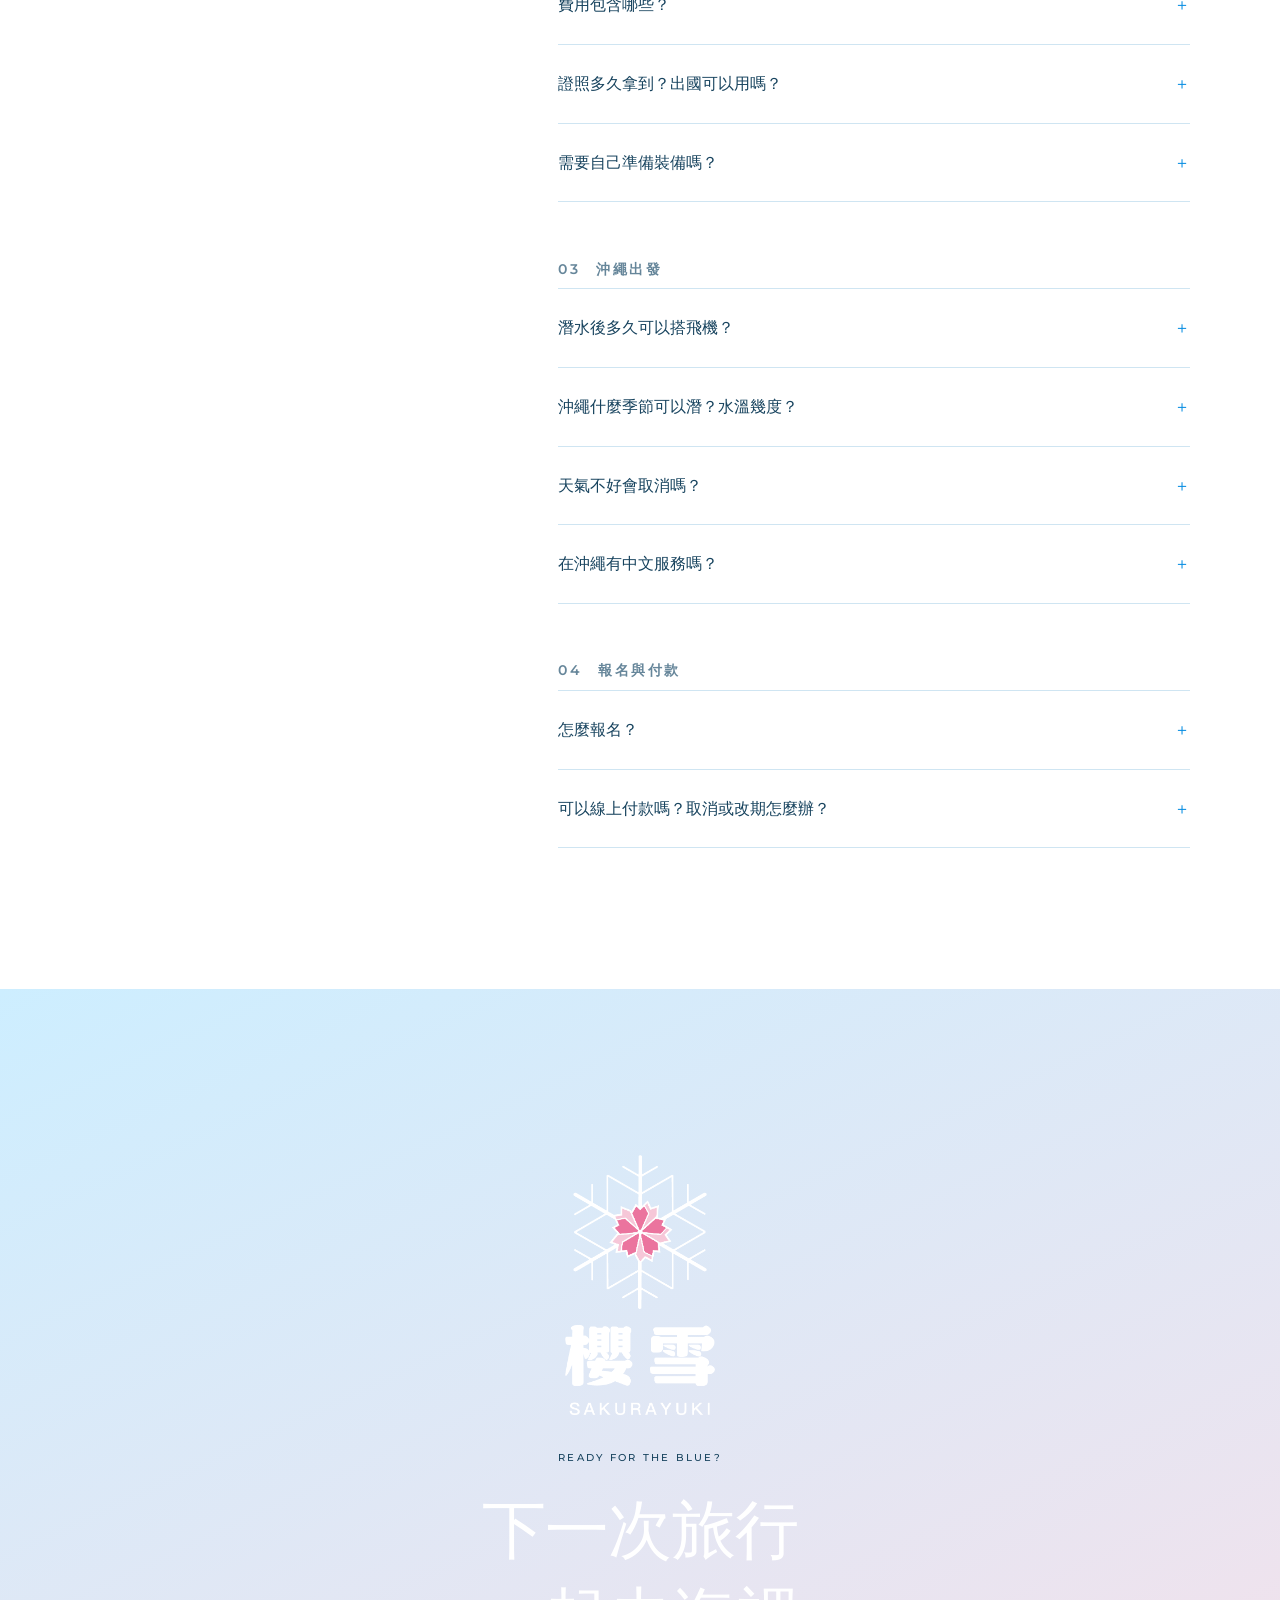
<file: 沖繩潛水導覽.html>
<!DOCTYPE html>
<html lang="zh-TW">
<head>
<meta charset="UTF-8">
<meta name="viewport" content="width=device-width, initial-scale=1.0">
<meta http-equiv="refresh" content="0;url=櫻雪旅行社_潛水服務.html#okinawa-guide">
<link rel="canonical" href="櫻雪旅行社_潛水服務.html#okinawa-guide">
<title>沖繩潛水導覽 | 櫻雪潛水中心 SY Diving</title>
<style>
@import url('https://fonts.googleapis.com/css2?family=Montserrat:wght@400;500;600&family=Noto+Sans+TC:wght@300;400;500;700&family=Noto+Sans+JP:wght@300;400;500;700&display=swap');
:root{--paper:#fbfdff;--sky:#f1f7ff;--ink:#145a87;--text:#285d7c;--muted:#6889a0;--pink:#eab6c5;--pink-deep:#d97896;--blue:#168dce;--blue-bright:#8ed8f6;--border:#dfebf6;--white:#fff}
*{box-sizing:border-box;margin:0;padding:0}
html{scroll-behavior:smooth;font-size:17px}
body{background:var(--paper);color:var(--text);font-family:'Noto Sans TC','Noto Sans JP',sans-serif;line-height:1.85;letter-spacing:.035em;-webkit-font-smoothing:antialiased}
a{color:inherit}
nav{position:fixed;inset:0 0 auto;z-index:100;height:60px;padding:0 2rem;display:flex;align-items:center;justify-content:space-between;background:rgba(17,136,199,.93);border-bottom:1px solid rgba(255,255,255,.22);backdrop-filter:blur(12px)}
.nav-logo img{display:block;height:36px}
.nav-links{display:flex;align-items:center;gap:1.8rem;list-style:none}
.nav-links a{position:relative;color:rgba(255,255,255,.88);font-family:'Montserrat','Noto Sans TC',sans-serif;font-size:.72rem;font-weight:500;letter-spacing:.12em;text-decoration:none}
.nav-links a:not(.nav-cta)::after{content:"";position:absolute;inset:auto 0 -4px;height:1px;background:var(--pink);transform:scaleX(0);transition:.3s}
.nav-links a:hover::after{transform:scaleX(1)}
.nav-cta{padding:8px 18px;background:var(--pink-deep);color:white!important}
.hero{position:relative;min-height:86vh;padding:8rem 2rem 5rem;display:grid;place-items:center;overflow:hidden;background:#69c4ef}
.hero-bg{position:absolute;inset:0;background:url('sy-dive-images/hero-okinawa-sky-v2.png?v=20260830-cinema-v2') center/cover no-repeat;transform:scale(1.04);animation:heroDrift 11s ease-out both}
.hero::after{content:"";position:absolute;inset:0;background:linear-gradient(180deg,rgba(0,105,178,.06),rgba(0,91,156,.24) 70%,rgba(0,72,139,.38))}
.hero-copy{position:relative;z-index:1;text-align:center;color:white;text-shadow:0 2px 16px rgba(0,80,140,.2)}
.eyebrow,.section-kana{font-family:'Montserrat','Noto Sans TC',sans-serif;font-size:.65rem;font-weight:500;letter-spacing:.34em;text-transform:uppercase}
.hero h1{margin:.8rem 0 .45rem;font-size:clamp(2.35rem,6vw,4.4rem);font-weight:500;letter-spacing:.15em}
.hero p{font-size:.82rem;letter-spacing:.08em;color:rgba(255,255,255,.88)}
.btn{display:inline-flex;align-items:center;justify-content:center;margin-top:1.8rem;padding:12px 30px;border:1px solid transparent;background:var(--pink-deep);color:white;font-size:.78rem;font-weight:500;letter-spacing:.1em;text-decoration:none;transition:.3s}
.btn:hover{transform:translateY(-2px);filter:brightness(.96)}
section{padding:6.5rem 2rem}
.inner{width:min(1080px,100%);margin:auto}
.section-kana{text-align:center;color:#86b7de}
.section-title{margin-top:.75rem;text-align:center;color:var(--ink);font-size:clamp(1.45rem,3vw,2rem);font-weight:500;letter-spacing:.18em}
.sec-line{width:32px;height:1px;margin:1rem auto 1.5rem;background:var(--pink)}
.section-sub{max-width:650px;margin:auto;text-align:center;color:var(--muted);font-size:.82rem;font-weight:300}
.stats{display:grid;grid-template-columns:repeat(3,1fr);gap:1rem;margin-top:3rem}
.stat{padding:2.2rem 1rem;text-align:center;background:rgba(255,255,255,.82);border:1px solid var(--border)}
.stat strong{display:block;color:var(--ink);font-family:'Montserrat',sans-serif;font-size:2rem;font-weight:500}.stat strong small{font-size:.72rem}.stat span{font-size:.72rem;color:var(--muted)}
.why{background:var(--sky)}
.reasons{display:grid;grid-template-columns:repeat(4,1fr);gap:1rem;margin-top:3rem}
.reason{padding:2rem 1rem;text-align:center;background:white;border:1px solid var(--border)}
.reason-icon{width:54px;height:54px;margin:0 auto 1rem;display:grid;place-items:center;border:1px solid rgba(217,120,150,.2);border-radius:50%;background:rgba(234,182,197,.14);color:#ad6179;font-family:'Montserrat',sans-serif;font-size:.72rem}
.reason h3{color:var(--ink);font-size:.86rem;font-weight:500}.reason p{margin-top:.35rem;color:var(--muted);font-size:.7rem}
.food-grid{display:grid;grid-template-columns:repeat(4,1fr);gap:1rem;margin-top:3rem}
.food-card{overflow:hidden;background:white;border:1px solid var(--border);transition:.35s;cursor:pointer}
.food-card:hover{transform:translateY(-4px);box-shadow:0 18px 42px rgba(55,91,123,.08)}
.food-card:focus-visible{outline:2px solid var(--pink-deep);outline-offset:3px}
.food-card img{display:block;width:100%;height:150px;object-fit:cover;background:var(--sky)}
.food-body{padding:1.1rem}.food-cat{color:#b45f79;font-family:'Montserrat',sans-serif;font-size:.58rem;letter-spacing:.15em}.food-card h3{margin:.35rem 0 .1rem;color:var(--ink);font-size:.88rem;font-weight:500}.food-jp,.food-card p{color:var(--muted);font-size:.67rem}.food-card p{margin-top:.4rem;line-height:1.65}.food-more{display:block;margin-top:.75rem;color:#b45f79;font-family:'Montserrat','Noto Sans TC',sans-serif;font-size:.56rem;letter-spacing:.1em}
.food-modal{position:fixed;inset:0;z-index:300;display:none;align-items:center;justify-content:center;padding:clamp(1rem,4vw,3rem);background:rgba(7,62,101,.78);backdrop-filter:blur(12px)}
.food-modal.open{display:flex}.food-dialog{position:relative;width:min(920px,94vw);max-height:90vh;display:grid;grid-template-columns:1.08fr .92fr;overflow:auto;background:white;box-shadow:0 28px 80px rgba(3,48,82,.24)}
.food-dialog-media{min-height:480px;background:var(--sky)}.food-dialog-media img{display:block;width:100%;height:100%;object-fit:cover}
.food-dialog-copy{padding:clamp(2rem,5vw,4rem);align-self:center}.food-dialog-copy .food-cat{font-size:.62rem}.food-dialog-copy h3{margin:.6rem 0 .15rem;color:var(--ink);font-size:clamp(1.5rem,3vw,2.15rem);font-weight:500;letter-spacing:.08em}.food-dialog-jp{color:#8aa5b9;font-family:'Montserrat','Noto Sans JP',sans-serif;font-size:.72rem;letter-spacing:.1em}.food-story{margin-top:1.6rem;color:var(--muted);font-size:.8rem;line-height:1.9}.food-recommend-title{margin-top:1.7rem;color:var(--ink);font-size:.7rem;font-weight:500;letter-spacing:.12em}.food-tags{display:flex;flex-wrap:wrap;gap:.5rem;margin-top:.75rem}.food-tag{padding:.45rem .7rem;background:var(--sky);border:1px solid var(--border);color:var(--text);font-size:.64rem}.food-note{margin-top:1.5rem;color:#91a8b8;font-size:.62rem;line-height:1.7}.food-close{position:absolute;z-index:2;top:1rem;right:1rem;width:44px;height:44px;border:1px solid rgba(20,90,135,.16);border-radius:50%;background:rgba(255,255,255,.9);color:var(--ink);font-size:1.35rem;cursor:pointer}
.spots{padding-left:0;padding-right:0;background:var(--sky);overflow:hidden}
.carousel{position:relative;margin-top:3rem;overflow:hidden}
.track{display:flex;transition:transform .65s cubic-bezier(.25,.1,.25,1)}
.slide{position:relative;flex:0 0 100%;height:min(68vh,620px);background-position:center;background-size:cover}
.slide::after{content:"";position:absolute;inset:45% 0 0;background:linear-gradient(transparent,rgba(5,88,139,.7))}
.slide-cap{position:absolute;z-index:1;left:clamp(1.5rem,7vw,7rem);bottom:clamp(1.5rem,5vw,4rem);color:white}.slide-cap strong{display:block;font-family:'Montserrat','Noto Sans TC',sans-serif;font-size:clamp(1.2rem,3vw,2rem);font-weight:500;letter-spacing:.1em}.slide-cap span{font-size:.78rem;color:rgba(255,255,255,.84)}
.carousel-controls{display:flex;align-items:center;justify-content:center;gap:1rem;margin-top:1.25rem}.arrow{width:46px;height:46px;border:1px solid #cfe3f5;border-radius:50%;background:white;color:var(--blue);cursor:pointer}.count{min-width:70px;text-align:center;color:var(--muted);font-family:'Montserrat',sans-serif;font-size:.68rem;letter-spacing:.14em}
.location-grid{display:grid;grid-template-columns:.82fr 1.18fr;gap:1.5rem;margin-top:3rem}.location-copy{padding:2.2rem;background:white;border:1px solid var(--border)}.location-copy h3{color:var(--ink);font-size:1rem;font-weight:500}.location-copy p{margin-top:1rem;color:var(--muted);font-size:.78rem}.map{min-height:380px;overflow:hidden;border:1px solid var(--border)}.map iframe{width:100%;height:100%;border:0}
.cta{text-align:center;background:linear-gradient(135deg,#128cca,#56bce8);color:white}.cta .section-kana,.cta .section-title,.cta .section-sub{color:white}.cta .section-sub{color:rgba(255,255,255,.82)}
footer{padding:3.5rem 2rem;background:#1285bd;color:rgba(255,255,255,.62);text-align:center;font-size:.68rem;letter-spacing:.08em;line-height:2}footer strong{color:white;font-weight:500}
.reveal{opacity:0;transform:translateY(24px);transition:.75s cubic-bezier(.25,.1,.25,1)}.reveal.visible{opacity:1;transform:none}
@keyframes heroDrift{from{transform:scale(1.04) translateX(-.4%)}to{transform:scale(1.1) translateX(.5%)}}
@media(max-width:820px){.nav-links li:nth-child(n+2):not(:last-child){display:none}.stats,.reasons{grid-template-columns:repeat(2,1fr)}.food-grid{grid-template-columns:repeat(2,1fr)}.location-grid{grid-template-columns:1fr}.hero{min-height:76vh}.food-dialog{grid-template-columns:1fr}.food-dialog-media{min-height:300px;max-height:42vh}.food-dialog-copy{padding:1.6rem}}
@media(max-width:520px){nav{padding:0 1rem}.nav-links{gap:.8rem}.nav-logo img{height:31px}section{padding:4.5rem 1.2rem}.stats,.reasons{grid-template-columns:1fr}.food-grid{grid-template-columns:1fr 1fr;gap:.65rem}.food-card img{height:110px}.food-body{padding:.8rem}.slide{height:58vh}.map{min-height:320px}}
@media(prefers-reduced-motion:reduce){*{scroll-behavior:auto!important;animation:none!important;transition:none!important}.reveal{opacity:1;transform:none}}
</style>
</head>
<body>
<nav>
  <a href="櫻雪旅行社_潛水服務.html" class="nav-logo"><img src="sy-dive-images/logo-1.png?v=20260827-logo1" alt="回到櫻雪潛水中心"></a>
  <ul class="nav-links">
    <li><a href="櫻雪旅行社_潛水服務.html">潛水中心</a></li>
    <li><a href="#about">沖繩簡介</a></li>
    <li><a href="#food">美食</a></li>
    <li><a href="#spots">景點</a></li>
    <li><a href="https://line.me/R/ti/p/@sydiving" target="_blank" rel="noopener noreferrer" class="nav-cta">預約</a></li>
  </ul>
</nav>
<header class="hero">
  <div class="hero-bg"></div>
  <div class="hero-copy">
    <div class="eyebrow">OKINAWA ISLAND GUIDE</div>
    <h1>沖繩の青</h1>
    <p>櫻雪 · 恩納村 · 真榮田岬</p>
    <a href="#about" class="btn">開始探索</a>
  </div>
</header>
<section id="about"><div class="inner reveal">
  <div class="section-kana">ABOUT OKINAWA</div><h2 class="section-title">沖 繩 簡 介</h2><div class="sec-line"></div>
  <p class="section-sub">櫻雪沖繩據點位於中部恩納村，鄰近真榮田岬與青之洞窟。從那霸前往約一小時，適合把潛水、海景與島嶼旅行安排在同一段旅程裡。</p>
  <div class="stats"><div class="stat"><strong>1.5<small> hr</small></strong><span>台灣直飛</span></div><div class="stat"><strong>60<small> min</small></strong><span>那霸 → 恩納村</span></div><div class="stat"><strong>5D<small> / 4N</small></strong><span>潛旅安排</span></div></div>
</div></section>
<section class="why"><div class="inner reveal">
  <div class="section-kana">WHY SAKURAYUKI</div><h2 class="section-title">為 什 麼 跟 櫻 雪 潛 水</h2><div class="sec-line"></div>
  <div class="reasons"><div class="reason"><div class="reason-icon">01</div><h3>台北先練習</h3><p>恆溫泳池完成平靜水域訓練</p></div><div class="reason"><div class="reason-icon">02</div><h3>中文服務</h3><p>降低海外課程的溝通壓力</p></div><div class="reason"><div class="reason-icon">03</div><h3>海島潛旅</h3><p>課程與沖繩旅行一起安排</p></div><div class="reason"><div class="reason-icon">04</div><h3>PADI 教練</h3><p>依海況與程度安排安全行程</p></div></div>
</div></section>
<section id="food"><div class="inner reveal">
  <div class="section-kana">GOURMET</div><h2 class="section-title">美 食 饗 宴</h2><div class="sec-line"></div><p class="section-sub">潛完水，也把時間留給恩納村周邊的沖繩味道。</p>
  <div class="food-grid">
    <article class="food-card" tabindex="0" role="button" data-food="0" aria-label="閱讀琉球之牛更多介紹"><img src="https://ifgto0923-design.github.io/sy-dive/sy-dive-images/food-1.png" alt="琉球之牛燒肉" loading="lazy"><div class="food-body"><span class="food-cat">YAKINIKU</span><h3>琉球の牛</h3><div class="food-jp">恩納店</div><p>沖繩和牛與燒肉料理。</p><span class="food-more">READ STORY →</span></div></article>
    <article class="food-card" tabindex="0" role="button" data-food="1" aria-label="閱讀浜之家更多介紹"><img src="https://ifgto0923-design.github.io/sy-dive/sy-dive-images/food-2.png" alt="沖繩海鮮料理" loading="lazy"><div class="food-body"><span class="food-cat">SEAFOOD</span><h3>浜の家</h3><div class="food-jp">Hama no Ie</div><p>海鮮與沖繩風味料理。</p><span class="food-more">READ STORY →</span></div></article>
    <article class="food-card" tabindex="0" role="button" data-food="2" aria-label="閱讀暖暮拉麵更多介紹"><img src="https://ifgto0923-design.github.io/sy-dive/sy-dive-images/food-3.png" alt="暖暮拉麵" loading="lazy"><div class="food-body"><span class="food-cat">RAMEN</span><h3>暖暮拉麵</h3><div class="food-jp">Danbo</div><p>旅行途中溫暖的一碗豚骨拉麵。</p><span class="food-more">READ STORY →</span></div></article>
    <article class="food-card" tabindex="0" role="button" data-food="3" aria-label="閱讀 Steak 88 更多介紹"><img src="https://ifgto0923-design.github.io/sy-dive/sy-dive-images/food-4.png" alt="沖繩牛排" loading="lazy"><div class="food-body"><span class="food-cat">STEAK</span><h3>Steak 88</h3><div class="food-jp">ステーキハウス</div><p>經典沖繩美式牛排。</p><span class="food-more">READ STORY →</span></div></article>
    <article class="food-card" tabindex="0" role="button" data-food="4" aria-label="閱讀 Oni Café 更多介紹"><img src="https://ifgto0923-design.github.io/sy-dive/sy-dive-images/food-5.png" alt="沖繩海景咖啡" loading="lazy"><div class="food-body"><span class="food-cat">CAFÉ</span><h3>Oni Café</h3><div class="food-jp">オニカフェ</div><p>海景與輕盈的島嶼午後。</p><span class="food-more">READ STORY →</span></div></article>
    <article class="food-card" tabindex="0" role="button" data-food="5" aria-label="閱讀三矢本舗更多介紹"><img src="https://ifgto0923-design.github.io/sy-dive/sy-dive-images/food-6.png" alt="沖繩甜點" loading="lazy"><div class="food-body"><span class="food-cat">SWEETS</span><h3>三矢本舗</h3><div class="food-jp">サーターアンダギー</div><p>沖繩經典炸甜點。</p><span class="food-more">READ STORY →</span></div></article>
    <article class="food-card" tabindex="0" role="button" data-food="6" aria-label="閱讀百年古家大家更多介紹"><img src="https://ifgto0923-design.github.io/sy-dive/sy-dive-images/food-7.png" alt="沖繩古民家料理" loading="lazy"><div class="food-body"><span class="food-cat">LOCAL FOOD</span><h3>大家</h3><div class="food-jp">うふやー</div><p>古民家裡品嘗沖繩料理。</p><span class="food-more">READ STORY →</span></div></article>
    <article class="food-card" tabindex="0" role="button" data-food="7" aria-label="閱讀水円更多介紹"><img src="https://ifgto0923-design.github.io/sy-dive/sy-dive-images/food-8.png" alt="沖繩窯烤麵包" loading="lazy"><div class="food-body"><span class="food-cat">BAKERY</span><h3>水円</h3><div class="food-jp">Suien Bakery</div><p>藏在綠意裡的窯烤麵包。</p><span class="food-more">READ STORY →</span></div></article>
  </div>
</div></section>
<div class="food-modal" id="foodModal" aria-hidden="true">
  <div class="food-dialog" role="dialog" aria-modal="true" aria-labelledby="foodDialogTitle">
    <button class="food-close" type="button" aria-label="關閉美食介紹">×</button>
    <div class="food-dialog-media"><img src="" alt=""></div>
    <div class="food-dialog-copy"><span class="food-cat"></span><h3 id="foodDialogTitle"></h3><div class="food-dialog-jp"></div><p class="food-story"></p><div class="food-recommend-title">RECOMMENDED</div><div class="food-tags"></div><p class="food-note">餐點與營業資訊可能依季節調整，出發前請再向店家確認。</p></div>
  </div>
</div>
<section class="spots" id="spots"><div class="inner reveal"><div class="section-kana">SIGHTSEEING</div><h2 class="section-title">必 訪 景 點</h2><div class="sec-line"></div><p class="section-sub">從海底到陸地，順著沖繩的光線慢慢旅行。</p></div>
  <div class="carousel"><div class="track" id="spotTrack">
    <div class="slide" style="background-image:url('https://ifgto0923-design.github.io/sy-dive/sy-dive-images/spot-new-1.png')"><div class="slide-cap"><strong>Blue Cave</strong><span>青之洞窟 · 真榮田岬</span></div></div>
    <div class="slide" style="background-image:url('https://ifgto0923-design.github.io/sy-dive/sy-dive-images/spot-new-2.png')"><div class="slide-cap"><strong>American Village</strong><span>美國村 · 海岸夕陽</span></div></div>
    <div class="slide" style="background-image:url('https://ifgto0923-design.github.io/sy-dive/sy-dive-images/spot-new-3.png')"><div class="slide-cap"><strong>Cape Zanpa</strong><span>殘波岬 · 白色燈塔</span></div></div>
    <div class="slide" style="background-image:url('https://ifgto0923-design.github.io/sy-dive/sy-dive-images/spot-new-4.png')"><div class="slide-cap"><strong>Shurijo</strong><span>首里城 · 琉球文化</span></div></div>
    <div class="slide" style="background-image:url('https://ifgto0923-design.github.io/sy-dive/sy-dive-images/spot-new-5.png')"><div class="slide-cap"><strong>Churaumi</strong><span>美麗海水族館</span></div></div>
    <div class="slide" style="background-image:url('https://ifgto0923-design.github.io/sy-dive/sy-dive-images/spot-new-6.png')"><div class="slide-cap"><strong>Kouri Bridge</strong><span>古宇利大橋 · 跨海風景</span></div></div>
  </div></div>
  <div class="carousel-controls"><button class="arrow" type="button" id="spotPrev" aria-label="上一個景點">←</button><span class="count" id="spotCount">01 / 06</span><button class="arrow" type="button" id="spotNext" aria-label="下一個景點">→</button></div>
</section>
<section id="location"><div class="inner reveal"><div class="section-kana">OKINAWA BASE</div><h2 class="section-title">櫻 雪 沖 繩 據 點</h2><div class="sec-line"></div>
  <div class="location-grid"><div class="location-copy"><h3>恩納村 · 真榮田岬旁</h3><p><a href="https://maps.app.goo.gl/Xgw14vvBEVRDdFhM7" target="_blank" rel="noopener noreferrer">〒904-0416 沖縄県恩納村山田 591-1</a></p><p>集合、換裝與確認海況後，再依當日安排前往潛點。</p><a href="https://maps.app.goo.gl/Xgw14vvBEVRDdFhM7" target="_blank" rel="noopener noreferrer" class="btn">開啟 Google Maps</a></div><div class="map"><iframe title="櫻雪沖繩據點地圖" src="https://www.google.com/maps/embed?pb=!1m18!1m12!1m3!1d3571.5!2d127.7738!3d26.4387!2m3!1f0!2f0!3f0!3m2!1i1024!2i768!4f13.1!3m3!1m2!1s0x0%3A0x0!2zMjbCsDI2JzE5LjMiTiAxMjfCsDQ2JzI1LjgiRQ!5e0!3m2!1szh-TW!2stw!4v1" loading="lazy" allowfullscreen></iframe></div></div>
</div></section>
<section class="cta"><div class="inner reveal"><div class="section-kana">LET'S DIVE</div><h2 class="section-title">從 台 北 練 習 到 沖 繩 下 海</h2><div class="sec-line"></div><p class="section-sub">告訴我們預計日期、人數與潛水經驗，一起安排適合的課程與海島旅程。</p><a href="https://line.me/R/ti/p/@sydiving" target="_blank" rel="noopener noreferrer" class="btn">加入 LINE 諮詢</a></div></section>
<footer><strong>櫻雪潛水中心 SY Diving</strong><br>SAKURA YUKI · TAIPEI · OKINAWA</footer>
<script>
const reduceMotion=window.matchMedia('(prefers-reduced-motion: reduce)').matches;
const revealItems=[...document.querySelectorAll('.reveal')];
if(reduceMotion){revealItems.forEach(el=>el.classList.add('visible'));}else{const observer=new IntersectionObserver(entries=>entries.forEach(entry=>{if(entry.isIntersecting){entry.target.classList.add('visible');observer.unobserve(entry.target);}}),{threshold:.12});revealItems.forEach(el=>observer.observe(el));}
const track=document.getElementById('spotTrack');const slides=[...track.children];const count=document.getElementById('spotCount');let index=0;let timer;
function showSlide(next){index=(next+slides.length)%slides.length;track.style.transform=`translateX(-${index*100}%)`;count.textContent=`${String(index+1).padStart(2,'0')} / ${String(slides.length).padStart(2,'0')}`;}
function restart(){if(reduceMotion)return;clearInterval(timer);timer=setInterval(()=>showSlide(index+1),6000);}
document.getElementById('spotPrev').addEventListener('click',()=>{showSlide(index-1);restart();});document.getElementById('spotNext').addEventListener('click',()=>{showSlide(index+1);restart();});restart();
const foodStories=[
  {cat:'YAKINIKU',name:'琉球の牛',jp:'恩納店',story:'適合安排在潛水行程後的晚餐。慢慢烤肉、分享不同部位，也讓一整天的海上活動用一頓溫暖的沖繩和牛收尾。',tags:['沖繩和牛拼盤','燒肉','晚餐聚餐']},
  {cat:'SEAFOOD',name:'浜の家',jp:'Hama no Ie',story:'想吃沖繩海味時，可以把這裡安排成比較熱鬧的一餐。魚料理與海鮮菜色適合多人分享，也很有海島旅行的節奏。',tags:['奶油烤魚','海鮮料理','多人分享']},
  {cat:'RAMEN',name:'暖暮拉麵',jp:'Danbo',story:'豚骨湯頭適合旅行途中快速補充體力。行程較滿、想吃得簡單一點時，一碗熱拉麵就是很實際的選擇。',tags:['豚骨拉麵','客製麵硬度','快速用餐']},
  {cat:'STEAK',name:'Steak 88',jp:'ステーキハウス',story:'沖繩的美式飲食文化，也反映在份量爽快的牛排館裡。適合想要熱鬧、直接、大口吃肉的一晚。',tags:['鐵板牛排','美式沖繩風格','家庭用餐']},
  {cat:'CAFÉ',name:'Oni Café',jp:'オニカフェ',story:'在海邊行程之間留一段咖啡時間。比起趕景點，更適合坐下來感受沖繩的光線、海風與緩慢午後。',tags:['咖啡','巴西莓碗','午後休息']},
  {cat:'SWEETS',name:'三矢本舗',jp:'サーターアンダギー',story:'沖繩經典的炸甜點，外層帶著香氣與口感，適合當作移動途中方便分享的小點心。',tags:['開口笑','沖繩甜點','旅行伴手']},
  {cat:'LOCAL FOOD',name:'大家',jp:'うふやー',story:'在古民家與綠意裡吃一頓飯，本身就是一段沖繩體驗。適合不趕時間的午餐或晚餐，慢慢感受傳統空間。',tags:['Agu 豬','沖繩料理','古民家體驗']},
  {cat:'BAKERY',name:'水円',jp:'Suien Bakery',story:'藏在自然環境裡的小型烘焙空間，適合喜歡安靜、手作感與樸實麵包香氣的人，把它安排成旅途中的小停留。',tags:['窯烤麵包','手作烘焙','安靜午後']}
];
const foodCards=[...document.querySelectorAll('.food-card')];const foodModal=document.getElementById('foodModal');const foodClose=foodModal.querySelector('.food-close');const foodImage=foodModal.querySelector('.food-dialog-media img');const foodCat=foodModal.querySelector('.food-dialog-copy .food-cat');const foodTitle=foodModal.querySelector('h3');const foodJp=foodModal.querySelector('.food-dialog-jp');const foodStory=foodModal.querySelector('.food-story');const foodTags=foodModal.querySelector('.food-tags');let lastFoodTrigger;
function openFood(card){const item=foodStories[Number(card.dataset.food)];if(!item)return;lastFoodTrigger=card;foodImage.src=card.querySelector('img').currentSrc||card.querySelector('img').src;foodImage.alt=card.querySelector('img').alt;foodCat.textContent=item.cat;foodTitle.textContent=item.name;foodJp.textContent=item.jp;foodStory.textContent=item.story;foodTags.innerHTML=item.tags.map(tag=>`<span class="food-tag">${tag}</span>`).join('');foodModal.classList.add('open');foodModal.setAttribute('aria-hidden','false');document.body.style.overflow='hidden';foodClose.focus();}
function closeFood(){foodModal.classList.remove('open');foodModal.setAttribute('aria-hidden','true');document.body.style.overflow='';lastFoodTrigger?.focus();}
foodCards.forEach(card=>{card.addEventListener('click',()=>openFood(card));card.addEventListener('keydown',event=>{if(event.key==='Enter'||event.key===' '){event.preventDefault();openFood(card);}});});foodClose.addEventListener('click',closeFood);foodModal.addEventListener('click',event=>{if(event.target===foodModal)closeFood();});document.addEventListener('keydown',event=>{if(event.key==='Escape'&&foodModal.classList.contains('open'))closeFood();});
</script>
</body>
</html>
</file>
<file: site/sy-dive-sunny.css>
@import url('https://fonts.googleapis.com/css2?family=Montserrat:wght@400;500;600&family=Noto+Sans+TC:wght@300;400;500;600&family=Noto+Serif+TC:wght@500;600&display=swap');
:root{--blue:#078de2;--sky:#dff3ff;--pale:#f4fbff;--pink:#e7769b;--ink:#17435e;--muted:#66869a;--line:#cfe5f2}*{box-sizing:border-box;margin:0;padding:0}html{scroll-behavior:smooth}body{font-family:'Noto Sans TC',sans-serif;color:var(--ink);background:#fff;line-height:1.85;-webkit-font-smoothing:antialiased}img{display:block;width:100%}a{color:inherit}.progress{position:fixed;left:0;top:0;height:3px;width:var(--progress,0);background:var(--pink);z-index:999}.nav{position:fixed;z-index:100;top:0;left:0;right:0;height:72px;padding:0 4vw;display:flex;align-items:center;justify-content:space-between;color:#fff;transition:.35s}.nav.scrolled{background:rgba(7,141,226,.94);color:#fff;box-shadow:0 8px 30px rgba(42,112,150,.12);backdrop-filter:blur(14px)}.brand{display:inline-block;line-height:0}.brand img,.nav.scrolled .brand img{height:38px;width:auto;filter:none;opacity:1}.menu{display:flex;align-items:center;gap:2rem}.menu a{text-decoration:none;font:500 .68rem Montserrat,sans-serif;letter-spacing:.09em}.reserve{padding:.7rem 1rem;border:1px solid currentColor}.menu-button{display:none;background:transparent;border:0;width:32px}.menu-button span{display:block;height:1px;background:currentColor;margin:7px}
.hero{height:100svh;min-height:700px;position:relative;display:flex;align-items:center;padding:7rem 8vw 4rem;overflow:hidden;color:#fff}.hero-media{position:absolute;inset:0;width:100%;height:100%;object-fit:cover}.hero-wash{position:absolute;inset:0;background:linear-gradient(90deg,rgba(11,101,156,.55),rgba(15,147,217,.12) 62%),linear-gradient(180deg,rgba(12,80,120,.05),rgba(11,82,126,.28))}.hero-copy{position:relative;z-index:2;max-width:760px}.eyebrow{font:500 .64rem/1.4 Montserrat,sans-serif;letter-spacing:.22em;margin-bottom:1.4rem}.eyebrow.blue{color:var(--blue)}h1,h2{font-family:'Noto Serif TC',serif;font-weight:600;letter-spacing:.02em}h1{font-size:clamp(3.5rem,8vw,7.5rem);line-height:1.08}h1 span{color:#aee4ff;text-shadow:0 2px 18px rgba(255,255,255,.25)}.lead{max-width:630px;font-size:1rem;margin:2rem 0;color:rgba(255,255,255,.9)}.hero-actions{display:flex;gap:.8rem}.button{display:inline-flex;align-items:center;justify-content:center;padding:1rem 1.6rem;text-decoration:none;font-size:.78rem;letter-spacing:.08em}.button.primary{background:var(--pink);color:#fff}.button.glass{border:1px solid rgba(255,255,255,.7);background:rgba(255,255,255,.1);backdrop-filter:blur(8px)}.hero-note{position:absolute;z-index:2;right:4vw;bottom:2rem;display:flex;gap:1rem;font:500 .55rem Montserrat,sans-serif;letter-spacing:.14em}.marquee{overflow:hidden;background:var(--blue);color:#fff;padding:.85rem 0;white-space:nowrap}.marquee div{width:max-content;font:500 .66rem Montserrat,sans-serif;letter-spacing:.16em;animation:marquee 22s linear infinite}@keyframes marquee{to{transform:translateX(-50%)}}
section{padding:clamp(6rem,11vw,10rem) clamp(1.4rem,7vw,8rem)}h2{font-size:clamp(2.2rem,5vw,4.8rem);line-height:1.35}.intro{max-width:1350px;margin:auto}.intro h2{max-width:900px}.intro-grid{display:grid;grid-template-columns:1fr auto;gap:4rem;align-items:end;margin-top:3rem}.intro-grid>p{max-width:620px;color:var(--muted)}.intro-stamp{width:150px;height:150px;border:1px solid var(--blue);border-radius:50%;display:grid;place-content:center;text-align:center;color:var(--blue)}.intro-stamp strong{font:600 1.3rem Montserrat}.intro-stamp span{font:.55rem Montserrat;letter-spacing:.14em}.wide-photo{position:relative;margin:0 3vw;overflow:hidden}.wide-photo img{height:min(72vw,900px);object-fit:cover}.wide-photo figcaption{position:absolute;left:3vw;bottom:3vw;color:#fff;font:500 .7rem Montserrat;letter-spacing:.17em}.wide-photo figcaption span{font-family:'Noto Sans TC';letter-spacing:.06em}
.course{display:grid;grid-template-columns:.8fr 1.2fr;gap:clamp(4rem,10vw,10rem);background:var(--pale)}.chapter{position:sticky;top:120px;align-self:start}.chapter>p:last-child{max-width:500px;margin-top:2rem;color:var(--muted)}.step{display:grid;grid-template-columns:90px 1fr;gap:1.5rem;padding:0 0 4rem;margin-bottom:3rem;border-bottom:1px solid var(--line)}.step>span{font:400 3.2rem Montserrat;color:#80c7ef}.step small,.base-card span,.plan span{font:500 .6rem Montserrat;letter-spacing:.18em;color:var(--blue)}.step h3{font-family:'Noto Serif TC';font-size:1.7rem;margin:.35rem 0}.step p{color:var(--muted);font-size:.88rem}.padi-link{display:flex;align-items:center;gap:1.5rem;text-decoration:none}.padi-link img{width:110px}.padi-link span{font-size:.75rem;border-bottom:1px solid var(--ink)}
.section-heading{max-width:850px;margin-bottom:4rem}.section-heading>p:last-child{max-width:620px;color:var(--muted);margin-top:1.5rem}.bases{padding-left:0;padding-right:0;overflow:hidden}.bases .section-heading{margin-left:7vw}.base-track{display:flex;gap:2rem;overflow-x:auto;scroll-snap-type:x mandatory;padding:0 7vw 1rem;scrollbar-width:none}.base-track::-webkit-scrollbar{display:none}.base-card{flex:0 0 min(75vw,950px);scroll-snap-align:center;display:grid;grid-template-columns:1.3fr .7fr;background:var(--sky);min-height:570px}.base-card img{height:100%;object-fit:cover}.base-card>div{padding:clamp(2rem,5vw,5rem);display:flex;flex-direction:column;justify-content:center}.base-card h3{font:600 clamp(2rem,4vw,4rem) 'Noto Serif TC';margin:.5rem 0 1rem}.base-card p{color:var(--muted)}.base-card a{font-size:.7rem;margin-top:2rem;text-underline-offset:.3em}.slider-controls{display:flex;justify-content:flex-end;align-items:center;gap:1rem;margin:1.5rem 7vw 0}.slider-controls button{width:48px;height:48px;border:1px solid var(--line);background:#fff;color:var(--blue);font-size:1.2rem}.slider-controls span{font:.55rem Montserrat;letter-spacing:.18em}
.okinawa{display:grid;grid-template-columns:1.25fr .75fr;padding:0;background:var(--blue);color:#fff;min-height:800px}.okinawa-photo img{height:100%;object-fit:cover}.okinawa-copy{padding:clamp(3rem,7vw,8rem);display:flex;flex-direction:column;justify-content:center}.okinawa-copy>p:nth-of-type(2){margin:2rem 0;color:rgba(255,255,255,.82)}.okinawa-copy dl>div{display:grid;grid-template-columns:90px 1fr;border-top:1px solid rgba(255,255,255,.3);padding:1rem 0}.okinawa-copy dt{font:.55rem Montserrat;letter-spacing:.16em}.okinawa-copy dd{font-size:.8rem}
.island-gallery{overflow:hidden}.gallery-grid{display:grid;grid-template-columns:1.2fr .8fr;grid-template-rows:1fr 1fr;gap:1.2rem}.gallery-grid figure{position:relative;overflow:hidden}.gallery-grid img{height:100%;object-fit:cover;transition:transform 1s}.gallery-grid figure:hover img{transform:scale(1.03)}.g1{grid-row:1/3;height:780px}.g2,.g3{height:380px}.gallery-grid figcaption{position:absolute;bottom:1rem;left:1rem;color:#fff;font:.6rem Montserrat;letter-spacing:.16em}
.plans{background:linear-gradient(180deg,#fff 0,#eef9ff 100%)}.plan-list{border-top:1px solid var(--line)}.plan{display:grid;grid-template-columns:80px 1fr minmax(170px,.45fr) 120px;gap:2rem;align-items:center;padding:3rem 0;border-bottom:1px solid var(--line)}.plan-no{font:400 3rem Montserrat;color:#8acdf1}.plan h3{font:600 2rem 'Noto Serif TC';margin:.25rem 0}.plan p{color:var(--muted);font-size:.85rem}.plan strong{font:500 1rem Montserrat;color:var(--blue)}.plan>a{font-size:.7rem;text-underline-offset:.3em}.pool{display:grid;grid-template-columns:1.1fr .9fr;gap:clamp(3rem,8vw,8rem);align-items:center}.pool-photo img{height:650px;object-fit:cover}.pool-copy p:not(.eyebrow){color:var(--muted);margin:2rem 0}.text-link{font-size:.78rem;text-underline-offset:.3em}
.faq{display:grid;grid-template-columns:.7fr 1.3fr;gap:clamp(3rem,10vw,10rem)}.faq-list details{border-top:1px solid var(--line);padding:1.5rem 0}.faq-list details:last-child{border-bottom:1px solid var(--line)}summary{cursor:pointer;list-style:none;font-weight:500}summary::-webkit-details-marker{display:none}summary::after{content:'＋';float:right;color:var(--blue)}details[open] summary::after{content:'−'}.faq-list p{color:var(--muted);font-size:.85rem;padding-top:1rem}.contact{text-align:center;background:linear-gradient(155deg,#cdeeff,#f9dfe8);padding:clamp(7rem,13vw,12rem) 1.5rem}.contact>img{width:150px;height:auto;margin:0 auto 2rem;filter:none!important;opacity:1}.contact h2{margin-bottom:2.5rem}.contact-links{display:flex;justify-content:center;gap:2rem;margin-top:3rem}.contact-links a{font:.6rem Montserrat;letter-spacing:.15em}footer{padding:2rem 4vw;display:flex;justify-content:space-between;align-items:center;background:#fff;font:.58rem Montserrat;letter-spacing:.14em}footer div{display:flex;gap:1.5rem}footer a{text-decoration:none}.reveal{opacity:0;transform:translateY(40px);transition:opacity .9s,transform 1s cubic-bezier(.2,.7,.2,1)}.reveal.visible{opacity:1;transform:none}
@media(max-width:800px){.nav{height:60px;padding:0 1.2rem}.brand img{height:34px}.menu-button{display:block;color:inherit}.menu{position:absolute;top:60px;left:0;right:0;background:#fff;color:var(--ink);display:none;flex-direction:column;align-items:stretch;padding:1rem 1.5rem 2rem;gap:0}.menu.open{display:flex}.menu a{padding:1rem 0;border-bottom:1px solid var(--line)}.reserve{border:0}.hero{min-height:720px;padding:7rem 1.4rem 4rem;align-items:flex-end}.hero-wash{background:linear-gradient(180deg,rgba(16,135,202,.02) 25%,rgba(11,84,130,.72))}.hero-copy{padding-bottom:3rem}h1{font-size:3.7rem}.lead{font-size:.82rem;margin:1.2rem 0}.hero-note{display:none}.hero-actions{gap:.5rem}.button{padding:.85rem 1rem;font-size:.68rem}.intro-grid,.course,.okinawa,.pool,.faq{grid-template-columns:1fr}.intro-stamp{width:120px;height:120px}.wide-photo{margin:0}.wide-photo img{height:105vw}.chapter{position:static}.course{gap:4rem}.step{grid-template-columns:55px 1fr}.step>span{font-size:2rem}.base-card{flex-basis:88vw;grid-template-columns:1fr;min-height:0}.base-card img{height:70vw}.base-card>div{padding:2rem}.okinawa{min-height:0}.okinawa-photo img{height:100vw}.gallery-grid{display:flex;overflow-x:auto;scroll-snap-type:x mandatory}.gallery-grid figure,.g1,.g2,.g3{flex:0 0 84vw;height:110vw;scroll-snap-align:center}.plan{grid-template-columns:48px 1fr;padding:2rem 0;gap:1rem}.plan strong,.plan>a{grid-column:2}.pool-photo img{height:100vw}.faq{gap:2rem}.contact-links{gap:1rem}footer{flex-direction:column;gap:1rem;text-align:center}}
.hero-copy{max-width:900px}.hero-title-line{display:inline-block;white-space:nowrap;color:inherit;text-shadow:none}
@media(max-width:800px){.hero-title-line{white-space:normal}}
@media(prefers-reduced-motion:reduce){*{scroll-behavior:auto!important;animation:none!important}.reveal{opacity:1;transform:none}}
.ow-bottom-close{border:0;border-bottom:1px solid var(--ink);padding:.7rem 0;background:transparent;color:var(--ink);font:500 .7rem Montserrat,sans-serif;letter-spacing:.08em;cursor:pointer}
@media(hover:hover) and (pointer:fine){.reserve{transition:background-color .25s,border-color .25s,color .25s,transform .25s}.reserve:hover{background:#06c755;border-color:#06c755;color:#fff;transform:translateY(-2px)}}
@media(hover:hover) and (pointer:fine){a.button.primary[href*="lin.ee"]{transition:background-color .25s,border-color .25s,color .25s,transform .25s,box-shadow .25s}a.button.primary[href*="lin.ee"]:hover{background:#06c755;border-color:#06c755;color:#fff;transform:translateY(-2px);box-shadow:0 10px 24px rgba(6,199,85,.22)}}
@media(hover:hover) and (pointer:fine){.plan a[href*="lin.ee"]{transition:color .25s,font-weight .25s}.plan a[href*="lin.ee"]:hover{color:#06c755;font-weight:700}}
@media(hover:hover) and (pointer:fine){
  .hero-actions .button{transition:transform .25s,box-shadow .25s,background-color .25s,border-color .25s}.hero-actions .button:hover{transform:translateY(-4px);box-shadow:0 12px 28px rgba(10,75,115,.2)}
  .padi-link,.base-card a,.text-link{transition:transform .25s,color .25s}.padi-link:hover{transform:translateX(6px);color:var(--blue)}.base-card a:hover,.text-link:hover{display:inline-block;transform:translateX(6px);color:var(--pink)}
  footer .footer-nav a{transition:color .25s,transform .25s}footer .footer-nav a:hover{color:var(--pink);transform:translateY(-2px)}
}
.faq-list details{overflow:hidden}.faq-list details p{display:block;max-height:0;opacity:0;transform:translateY(-8px);overflow:hidden;padding-top:0;transition:max-height .45s cubic-bezier(.2,.7,.2,1),opacity .3s ease,transform .4s cubic-bezier(.2,.7,.2,1),padding-top .4s ease}.faq-list details[open] p{max-height:220px;opacity:1;transform:none;padding-top:1rem}
footer{display:grid;grid-template-columns:1fr auto 1fr}footer .footer-nav{display:flex;gap:1.5rem;justify-self:center}footer>small{justify-self:end}footer>small a{text-underline-offset:.25em}.contact-links{align-items:center}.contact-links span{font-size:.7rem;opacity:.55}@media(max-width:800px){footer{display:flex}footer .footer-nav{justify-self:auto}.contact-links{flex-wrap:wrap;row-gap:.5rem}}
.contact h2{color:#fff}.contact-links,.contact-links a{color:var(--ink)}
h1,h2{font-family:'Noto Sans TC',sans-serif;font-weight:300;letter-spacing:-.01em}
.sea-board{background:#fff}.sea-shell{max-width:1380px;margin:auto}.sea-heading{display:flex;justify-content:space-between;align-items:end;gap:3rem;margin-bottom:4rem}.sea-meta{text-align:right;color:var(--muted);font-size:.72rem}.sea-meta button{margin-top:.6rem;border:0;border-bottom:1px solid var(--blue);background:transparent;color:var(--blue);font-size:.68rem;cursor:pointer}.sea-live{display:inline-flex;align-items:center;gap:.55rem;color:var(--blue);font:500 .58rem Montserrat;letter-spacing:.16em}.sea-live i{width:7px;height:7px;border-radius:50%;background:#4cd2a2;box-shadow:0 0 0 5px rgba(76,210,162,.13)}.sea-grid{display:grid;grid-template-columns:1.35fr repeat(4,1fr);border:1px solid var(--line)}.sea-card{min-height:220px;padding:2rem;border-right:1px solid var(--line);background:linear-gradient(155deg,#fff,#f4fbff)}.sea-card:last-child{border-right:0}.sea-card>span,.forecast-label span{font:500 .56rem Montserrat;letter-spacing:.16em;color:var(--blue)}.sea-card>strong{display:block;margin-top:2rem;font:400 clamp(2.2rem,4vw,4rem) Montserrat;color:var(--ink)}.sea-card small{color:var(--muted)}.sea-card p{margin-top:1.2rem;color:var(--muted);font-size:.7rem}.sea-card b{color:var(--ink);font-weight:500}.current-visual{display:flex;align-items:center;gap:1.5rem;margin-top:1.6rem}.current-visual>i{display:grid;place-items:center;width:68px;height:68px;border:1px solid #8fd0f2;border-radius:50%;color:var(--blue);font:300 2.2rem Montserrat;transition:transform .5s}.current-visual strong{display:block;font:400 clamp(2.2rem,4vw,4rem) Montserrat}.current-visual small{color:var(--muted)}.sea-forecast{display:grid;grid-template-columns:220px 1fr;border:1px solid var(--line);border-top:0}.forecast-label{padding:1.5rem 2rem;background:var(--pale)}.forecast-label p{font-size:.72rem;color:var(--muted)}.forecast-track{display:grid;grid-template-columns:repeat(4,1fr)}.forecast-item{padding:1.25rem 1.5rem;border-left:1px solid var(--line)}.forecast-item time{font:500 .62rem Montserrat;color:var(--blue)}.forecast-item strong{display:block;margin:.35rem 0;font:400 1.25rem Montserrat}.forecast-item span{font-size:.68rem;color:var(--muted)}.sea-note{display:flex;justify-content:space-between;gap:3rem;margin-top:1.5rem;color:var(--muted);font-size:.68rem}.sea-note p:first-child{max-width:760px}.sea-note p:last-child{text-align:right}.sea-note a{text-underline-offset:.25em}@media(max-width:900px){.sea-heading{align-items:start;flex-direction:column}.sea-meta{text-align:left}.sea-grid{grid-template-columns:repeat(2,1fr)}.sea-card{border-bottom:1px solid var(--line)}.current-card{grid-column:1/-1}.sea-card:nth-child(even){border-right:0}.sea-forecast{grid-template-columns:1fr}.forecast-track{overflow-x:auto}.forecast-item{min-width:145px}.sea-note{flex-direction:column;gap:1rem}.sea-note p:last-child{text-align:left}}@media(max-width:520px){.sea-card{min-height:185px;padding:1.4rem}.sea-card>strong{font-size:2.2rem}.sea-forecast{margin-left:-1.4rem;margin-right:-1.4rem;border-left:0;border-right:0}.forecast-track{grid-template-columns:repeat(4,145px)}}
.padi-link{border:0;background:transparent;color:var(--ink);cursor:pointer;text-align:left}.ow-modal{position:fixed;inset:0;z-index:500;display:grid;place-items:center;padding:2rem;background:rgba(12,74,112,.46);backdrop-filter:blur(12px);opacity:0;visibility:hidden;transition:.35s}.ow-modal.open{opacity:1;visibility:visible}.ow-dialog{position:relative;display:grid;grid-template-columns:280px minmax(0,1fr);width:min(1080px,100%);max-height:90vh;overflow:auto;background:#fff;box-shadow:0 30px 100px rgba(12,74,112,.22);transform:translateY(24px);transition:.45s cubic-bezier(.2,.7,.2,1)}.ow-modal.open .ow-dialog{transform:none}.ow-close{position:absolute;right:1.2rem;top:1rem;z-index:2;width:44px;height:44px;border:1px solid var(--line);border-radius:50%;background:#fff;color:var(--ink);font-size:1.5rem;cursor:pointer}.ow-side{padding:4rem 2rem;background:linear-gradient(160deg,#dff3ff,#f9dfe8);display:flex;flex-direction:column;justify-content:space-between}.ow-side img{width:150px}.ow-side p{font:500 .64rem/1.8 Montserrat,sans-serif;letter-spacing:.18em}.ow-content{padding:clamp(2.5rem,5vw,5rem)}.ow-content h2{font-size:clamp(2rem,4vw,3.7rem)}.ow-lead{max-width:680px;margin:1.5rem 0 2rem;color:var(--muted)}.ow-facts{display:grid;grid-template-columns:repeat(3,1fr);border-top:1px solid var(--line);border-bottom:1px solid var(--line);margin-bottom:2.5rem}.ow-facts div{padding:1.4rem 1rem 1.4rem 0}.ow-facts strong{display:block;color:var(--blue);font:500 1.4rem Montserrat}.ow-facts span{font-size:.7rem;color:var(--muted)}.ow-content ol{list-style:none}.ow-content li{display:grid;grid-template-columns:48px 1fr;gap:1rem;padding:1.2rem 0;border-bottom:1px solid var(--line)}.ow-content li>span{color:#80c7ef;font:500 1rem Montserrat}.ow-content li h3,.ow-requirements h3{font-family:'Noto Serif TC';font-size:1.15rem}.ow-content li p,.ow-requirements p{font-size:.78rem;color:var(--muted)}.ow-requirements{margin-top:2rem;padding:1.5rem;background:var(--pale)}.ow-actions{display:flex;align-items:center;gap:1.5rem;margin-top:2rem}.ow-source{font-size:.7rem;text-underline-offset:.3em}body.modal-open{overflow:hidden}@media(max-width:720px){.ow-modal{padding:0}.ow-dialog{grid-template-columns:1fr;width:100%;height:100%;max-height:none}.ow-side{display:none}.ow-content{padding:4.5rem 1.4rem 2rem}.ow-facts strong{font-size:1rem}.ow-actions{align-items:flex-start;flex-direction:column}}
.windy-sea{background:#fff}.windy-shell{max-width:1380px;margin:auto}.windy-heading{display:grid;grid-template-columns:1.1fr .9fr;gap:clamp(3rem,8vw,8rem);align-items:end;margin-bottom:3rem}.windy-heading>p{max-width:560px;color:var(--muted)}.windy-toolbar{display:flex;align-items:center;border:1px solid var(--line);border-bottom:0;background:var(--pale)}.windy-toolbar button{border:0;border-right:1px solid var(--line);padding:1rem 1.4rem;background:transparent;color:var(--muted);font:500 .62rem Montserrat,sans-serif;letter-spacing:.08em;cursor:pointer}.windy-toolbar button.active{background:var(--blue);color:#fff}.windy-toolbar button:focus-visible{outline:2px solid var(--pink);outline-offset:-3px}.windy-toolbar>span{margin-left:auto;padding:0 1.4rem;color:var(--muted);font:500 .55rem Montserrat,sans-serif;letter-spacing:.12em}.windy-map{position:relative;height:min(68vw,720px);min-height:520px;border:1px solid var(--line);overflow:hidden}.windy-map iframe{display:block;width:100%;height:100%}.windy-note{display:flex;justify-content:space-between;gap:3rem;margin-top:1.5rem;color:var(--muted);font-size:.68rem}.windy-note p{max-width:800px}.windy-note a{white-space:nowrap;text-underline-offset:.25em}@media(max-width:760px){.windy-heading{grid-template-columns:1fr;gap:1.5rem}.windy-toolbar{overflow-x:auto}.windy-toolbar button{flex:0 0 auto}.windy-toolbar>span{display:none}.windy-map{height:78vh;min-height:580px;margin-left:-1.4rem;margin-right:-1.4rem;border-left:0;border-right:0}.windy-note{flex-direction:column;gap:1rem}}
h1,h2,h3,.step h3,.base-card h3,.plan h3,.ow-content li h3,.ow-requirements h3{font-family:'Noto Sans TC',sans-serif}
.nav{height:80px;padding-left:4vw;padding-right:4vw}.nav .brand{display:flex;align-items:center}.nav .brand img,.nav.scrolled .brand img{width:300px;height:auto;max-height:57px;object-position:left center}
@media(max-width:800px){.nav{height:82px}.nav .brand img,.nav.scrolled .brand img{width:min(78vw,300px);height:auto;max-height:57px}.menu{top:82px}}
.base-card h3{font-size:clamp(2rem,3vw,3.2rem);white-space:nowrap}
@media(min-width:801px){html.wix-embed{font-size:125%}}
@media(min-width:801px) and (max-width:1180px){
  .hero{height:min(82svh,980px);min-height:820px}
  .hero-media{object-position:center 62%}
}

/* PADI marks: anniversary logo in the intro; certified badge beside course details. */
.intro-stamp{border:0;border-radius:0;place-items:center;color:inherit}
.intro-stamp img{width:100%;height:100%;object-fit:contain}
.padi-certified-mark{width:110px;height:110px;flex:0 0 110px;border:1px solid var(--blue);border-bottom:1px solid var(--blue)!important;border-radius:50%;display:grid;place-content:center;text-align:center;color:var(--blue)}
.padi-certified-mark strong{font:600 1.25rem Montserrat,sans-serif}
.padi-certified-mark small{font:500 .48rem/1.15 Montserrat,sans-serif;letter-spacing:.12em}
.padi-link-label{font-size:.75rem;border-bottom:1px solid var(--ink);transition:transform .25s,color .25s}
@media(hover:hover) and (pointer:fine){.padi-link:hover{transform:none;color:inherit}.padi-link:hover .padi-link-label{transform:translateX(6px);color:var(--blue)}}

/* Keep the Open Water course sheet on one touch-scroll surface inside Wix/iOS. */
.ow-modal{display:flex;align-items:flex-start;justify-content:center;overflow:hidden;overscroll-behavior:none;touch-action:none}
.ow-dialog{flex:0 0 auto;margin:auto;max-height:none;overflow:visible}
.ow-content{min-width:0}
.ow-actions{padding-bottom:max(1rem,env(safe-area-inset-bottom))}
@media(max-width:1024px){
  .ow-modal{height:100vh;height:100dvh;padding:0;background:#fff;backdrop-filter:none}
  .ow-dialog{grid-template-columns:1fr;width:min(760px,100%);height:100%;min-height:0;margin:0 auto;overflow:hidden;box-shadow:none}
  .ow-side{display:none}
  .ow-content{height:100%;min-height:0;overflow-x:hidden;overflow-y:auto;overscroll-behavior-y:contain;-webkit-overflow-scrolling:touch;touch-action:pan-y;padding:5rem clamp(1.4rem,6vw,3.5rem) calc(3.5rem + env(safe-area-inset-bottom))}
  .ow-close{position:fixed;top:max(1rem,env(safe-area-inset-top));right:max(1rem,env(safe-area-inset-right));box-shadow:0 5px 18px rgba(12,74,112,.12)}
  .ow-actions{padding-bottom:max(2rem,env(safe-area-inset-bottom))}
}
@media(max-width:600px){
  .ow-content{padding:4.75rem 1.25rem calc(1.5rem + env(safe-area-inset-bottom))}
  .ow-content h2{font-size:clamp(1.85rem,9vw,2.6rem);line-height:1.25}
  .ow-lead{font-size:.88rem}
  .ow-facts{grid-template-columns:1fr;margin-bottom:1.5rem}
  .ow-facts div{display:grid;grid-template-columns:92px 1fr;align-items:center;padding:.9rem 0;border-bottom:1px solid var(--line)}
  .ow-facts div:last-child{border-bottom:0}
  .ow-content li{grid-template-columns:40px 1fr}
  .ow-requirements{padding:1.25rem}
  .ow-actions{width:100%}
  .ow-actions .button,.ow-bottom-close{width:100%}
  .ow-bottom-close{padding:1rem;border:1px solid var(--line)}
}

html.modal-open,body.modal-open{height:100%;overflow:hidden;overscroll-behavior:none}
.faq-cat{font:600 .72rem/1.4 Montserrat,sans-serif;letter-spacing:.18em;color:var(--blue);margin:2.6rem 0 .6rem}.faq-group:first-child .faq-cat{margin-top:0}.faq-list details[open] p{max-height:400px}
.faq-list summary{display:flex;justify-content:space-between;align-items:flex-start;gap:1rem}.faq-list summary::after{float:none;flex:none}
</file>
<file: sy-dive-sunny.css>
@import url('https://fonts.googleapis.com/css2?family=Montserrat:wght@400;500;600&family=Noto+Sans+TC:wght@300;400;500;600&family=Noto+Serif+TC:wght@500;600&display=swap');
:root{--blue:#078de2;--sky:#dff3ff;--pale:#f4fbff;--pink:#e7769b;--ink:#17435e;--muted:#66869a;--line:#cfe5f2}*{box-sizing:border-box;margin:0;padding:0}html{scroll-behavior:smooth}body{font-family:'Noto Sans TC',sans-serif;color:var(--ink);background:#fff;line-height:1.85;-webkit-font-smoothing:antialiased}img{display:block;width:100%}a{color:inherit}.progress{position:fixed;left:0;top:0;height:3px;width:var(--progress,0);background:var(--pink);z-index:999}.nav{position:fixed;z-index:100;top:0;left:0;right:0;height:72px;padding:0 4vw;display:flex;align-items:center;justify-content:space-between;color:#fff;transition:.35s}.nav.scrolled{background:rgba(7,141,226,.94);color:#fff;box-shadow:0 8px 30px rgba(42,112,150,.12);backdrop-filter:blur(14px)}.brand{display:inline-block;line-height:0}.brand img,.nav.scrolled .brand img{height:38px;width:auto;filter:none;opacity:1}.menu{display:flex;align-items:center;gap:2rem}.menu a{text-decoration:none;font:500 .68rem Montserrat,sans-serif;letter-spacing:.09em}.reserve{padding:.7rem 1rem;border:1px solid currentColor}.menu-button{display:none;background:transparent;border:0;width:32px}.menu-button span{display:block;height:1px;background:currentColor;margin:7px}
.hero{height:100svh;min-height:700px;position:relative;display:flex;align-items:center;padding:7rem 8vw 4rem;overflow:hidden;color:#fff}.hero-media{position:absolute;inset:0;width:100%;height:100%;object-fit:cover}.hero-wash{position:absolute;inset:0;background:linear-gradient(90deg,rgba(11,101,156,.55),rgba(15,147,217,.12) 62%),linear-gradient(180deg,rgba(12,80,120,.05),rgba(11,82,126,.28))}.hero-copy{position:relative;z-index:2;max-width:760px}.eyebrow{font:500 .64rem/1.4 Montserrat,sans-serif;letter-spacing:.22em;margin-bottom:1.4rem}.eyebrow.blue{color:var(--blue)}h1,h2{font-family:'Noto Serif TC',serif;font-weight:600;letter-spacing:.02em}h1{font-size:clamp(3.5rem,8vw,7.5rem);line-height:1.08}h1 span{color:#aee4ff;text-shadow:0 2px 18px rgba(255,255,255,.25)}.lead{max-width:630px;font-size:1rem;margin:2rem 0;color:rgba(255,255,255,.9)}.hero-actions{display:flex;gap:.8rem}.button{display:inline-flex;align-items:center;justify-content:center;padding:1rem 1.6rem;text-decoration:none;font-size:.78rem;letter-spacing:.08em}.button.primary{background:var(--pink);color:#fff}.button.glass{border:1px solid rgba(255,255,255,.7);background:rgba(255,255,255,.1);backdrop-filter:blur(8px)}.hero-note{position:absolute;z-index:2;right:4vw;bottom:2rem;display:flex;gap:1rem;font:500 .55rem Montserrat,sans-serif;letter-spacing:.14em}.marquee{overflow:hidden;background:var(--blue);color:#fff;padding:.85rem 0;white-space:nowrap}.marquee div{width:max-content;font:500 .66rem Montserrat,sans-serif;letter-spacing:.16em;animation:marquee 22s linear infinite}@keyframes marquee{to{transform:translateX(-50%)}}
section{padding:clamp(6rem,11vw,10rem) clamp(1.4rem,7vw,8rem)}h2{font-size:clamp(2.2rem,5vw,4.8rem);line-height:1.35}.intro{max-width:1350px;margin:auto}.intro h2{max-width:900px}.intro-grid{display:grid;grid-template-columns:1fr auto;gap:4rem;align-items:end;margin-top:3rem}.intro-grid>p{max-width:620px;color:var(--muted)}.intro-stamp{width:150px;height:150px;border:1px solid var(--blue);border-radius:50%;display:grid;place-content:center;text-align:center;color:var(--blue)}.intro-stamp strong{font:600 1.3rem Montserrat}.intro-stamp span{font:.55rem Montserrat;letter-spacing:.14em}.wide-photo{position:relative;margin:0 3vw;overflow:hidden}.wide-photo img{height:min(72vw,900px);object-fit:cover}.wide-photo figcaption{position:absolute;left:3vw;bottom:3vw;color:#fff;font:500 .7rem Montserrat;letter-spacing:.17em}.wide-photo figcaption span{font-family:'Noto Sans TC';letter-spacing:.06em}
.course{display:grid;grid-template-columns:.8fr 1.2fr;gap:clamp(4rem,10vw,10rem);background:var(--pale)}.chapter{position:sticky;top:120px;align-self:start}.chapter>p:last-child{max-width:500px;margin-top:2rem;color:var(--muted)}.step{display:grid;grid-template-columns:90px 1fr;gap:1.5rem;padding:0 0 4rem;margin-bottom:3rem;border-bottom:1px solid var(--line)}.step>span{font:400 3.2rem Montserrat;color:#80c7ef}.step small,.base-card span,.plan span{font:500 .6rem Montserrat;letter-spacing:.18em;color:var(--blue)}.step h3{font-family:'Noto Serif TC';font-size:1.7rem;margin:.35rem 0}.step p{color:var(--muted);font-size:.88rem}.padi-link{display:flex;align-items:center;gap:1.5rem;text-decoration:none}.padi-link img{width:110px}.padi-link span{font-size:.75rem;border-bottom:1px solid var(--ink)}
.section-heading{max-width:850px;margin-bottom:4rem}.section-heading>p:last-child{max-width:620px;color:var(--muted);margin-top:1.5rem}.bases{padding-left:0;padding-right:0;overflow:hidden}.bases .section-heading{margin-left:7vw}.base-track{display:flex;gap:2rem;overflow-x:auto;scroll-snap-type:x mandatory;padding:0 7vw 1rem;scrollbar-width:none}.base-track::-webkit-scrollbar{display:none}.base-card{flex:0 0 min(75vw,950px);scroll-snap-align:center;display:grid;grid-template-columns:1.3fr .7fr;background:var(--sky);min-height:570px}.base-card img{height:100%;object-fit:cover}.base-card>div{padding:clamp(2rem,5vw,5rem);display:flex;flex-direction:column;justify-content:center}.base-card h3{font:600 clamp(2rem,4vw,4rem) 'Noto Serif TC';margin:.5rem 0 1rem}.base-card p{color:var(--muted)}.base-card a{font-size:.7rem;margin-top:2rem;text-underline-offset:.3em}.slider-controls{display:flex;justify-content:flex-end;align-items:center;gap:1rem;margin:1.5rem 7vw 0}.slider-controls button{width:48px;height:48px;border:1px solid var(--line);background:#fff;color:var(--blue);font-size:1.2rem}.slider-controls span{font:.55rem Montserrat;letter-spacing:.18em}
.okinawa{display:grid;grid-template-columns:1.25fr .75fr;padding:0;background:var(--blue);color:#fff;min-height:800px}.okinawa-photo img{height:100%;object-fit:cover}.okinawa-copy{padding:clamp(3rem,7vw,8rem);display:flex;flex-direction:column;justify-content:center}.okinawa-copy>p:nth-of-type(2){margin:2rem 0;color:rgba(255,255,255,.82)}.okinawa-copy dl>div{display:grid;grid-template-columns:90px 1fr;border-top:1px solid rgba(255,255,255,.3);padding:1rem 0}.okinawa-copy dt{font:.55rem Montserrat;letter-spacing:.16em}.okinawa-copy dd{font-size:.8rem}
.island-gallery{overflow:hidden}.gallery-grid{display:grid;grid-template-columns:1.2fr .8fr;grid-template-rows:1fr 1fr;gap:1.2rem}.gallery-grid figure{position:relative;overflow:hidden}.gallery-grid img{height:100%;object-fit:cover;transition:transform 1s}.gallery-grid figure:hover img{transform:scale(1.03)}.g1{grid-row:1/3;height:780px}.g2,.g3{height:380px}.gallery-grid figcaption{position:absolute;bottom:1rem;left:1rem;color:#fff;font:.6rem Montserrat;letter-spacing:.16em}
.plans{background:linear-gradient(180deg,#fff 0,#eef9ff 100%)}.plan-list{border-top:1px solid var(--line)}.plan{display:grid;grid-template-columns:80px 1fr minmax(170px,.45fr) 120px;gap:2rem;align-items:center;padding:3rem 0;border-bottom:1px solid var(--line)}.plan-no{font:400 3rem Montserrat;color:#8acdf1}.plan h3{font:600 2rem 'Noto Serif TC';margin:.25rem 0}.plan p{color:var(--muted);font-size:.85rem}.plan strong{font:500 1rem Montserrat;color:var(--blue)}.plan>a{font-size:.7rem;text-underline-offset:.3em}.pool{display:grid;grid-template-columns:1.1fr .9fr;gap:clamp(3rem,8vw,8rem);align-items:center}.pool-photo img{height:650px;object-fit:cover}.pool-copy p:not(.eyebrow){color:var(--muted);margin:2rem 0}.text-link{font-size:.78rem;text-underline-offset:.3em}
.faq{display:grid;grid-template-columns:.7fr 1.3fr;gap:clamp(3rem,10vw,10rem)}.faq-list details{border-top:1px solid var(--line);padding:1.5rem 0}.faq-list details:last-child{border-bottom:1px solid var(--line)}summary{cursor:pointer;list-style:none;font-weight:500}summary::-webkit-details-marker{display:none}summary::after{content:'＋';float:right;color:var(--blue)}details[open] summary::after{content:'−'}.faq-list p{color:var(--muted);font-size:.85rem;padding-top:1rem}.contact{text-align:center;background:linear-gradient(155deg,#cdeeff,#f9dfe8);padding:clamp(7rem,13vw,12rem) 1.5rem}.contact>img{width:150px;height:auto;margin:0 auto 2rem;filter:none!important;opacity:1}.contact h2{margin-bottom:2.5rem}.contact-links{display:flex;justify-content:center;gap:2rem;margin-top:3rem}.contact-links a{font:.6rem Montserrat;letter-spacing:.15em}footer{padding:2rem 4vw;display:flex;justify-content:space-between;align-items:center;background:#fff;font:.58rem Montserrat;letter-spacing:.14em}footer div{display:flex;gap:1.5rem}footer a{text-decoration:none}.reveal{opacity:0;transform:translateY(40px);transition:opacity .9s,transform 1s cubic-bezier(.2,.7,.2,1)}.reveal.visible{opacity:1;transform:none}
@media(max-width:800px){.nav{height:60px;padding:0 1.2rem}.brand img{height:34px}.menu-button{display:block;color:inherit}.menu{position:absolute;top:60px;left:0;right:0;background:#fff;color:var(--ink);display:none;flex-direction:column;align-items:stretch;padding:1rem 1.5rem 2rem;gap:0}.menu.open{display:flex}.menu a{padding:1rem 0;border-bottom:1px solid var(--line)}.reserve{border:0}.hero{min-height:720px;padding:7rem 1.4rem 4rem;align-items:flex-end}.hero-wash{background:linear-gradient(180deg,rgba(16,135,202,.02) 25%,rgba(11,84,130,.72))}.hero-copy{padding-bottom:3rem}h1{font-size:3.7rem}.lead{font-size:.82rem;margin:1.2rem 0}.hero-note{display:none}.hero-actions{gap:.5rem}.button{padding:.85rem 1rem;font-size:.68rem}.intro-grid,.course,.okinawa,.pool,.faq{grid-template-columns:1fr}.intro-stamp{width:120px;height:120px}.wide-photo{margin:0}.wide-photo img{height:105vw}.chapter{position:static}.course{gap:4rem}.step{grid-template-columns:55px 1fr}.step>span{font-size:2rem}.base-card{flex-basis:88vw;grid-template-columns:1fr;min-height:0}.base-card img{height:70vw}.base-card>div{padding:2rem}.okinawa{min-height:0}.okinawa-photo img{height:100vw}.gallery-grid{display:flex;overflow-x:auto;scroll-snap-type:x mandatory}.gallery-grid figure,.g1,.g2,.g3{flex:0 0 84vw;height:110vw;scroll-snap-align:center}.plan{grid-template-columns:48px 1fr;padding:2rem 0;gap:1rem}.plan strong,.plan>a{grid-column:2}.pool-photo img{height:100vw}.faq{gap:2rem}.contact-links{gap:1rem}footer{flex-direction:column;gap:1rem;text-align:center}}
.hero-copy{max-width:900px}.hero-title-line{display:inline-block;white-space:nowrap;color:inherit;text-shadow:none}
@media(max-width:800px){.hero-title-line{white-space:normal}}
@media(prefers-reduced-motion:reduce){*{scroll-behavior:auto!important;animation:none!important}.reveal{opacity:1;transform:none}}
.ow-bottom-close{border:0;border-bottom:1px solid var(--ink);padding:.7rem 0;background:transparent;color:var(--ink);font:500 .7rem Montserrat,sans-serif;letter-spacing:.08em;cursor:pointer}
@media(hover:hover) and (pointer:fine){.reserve{transition:background-color .25s,border-color .25s,color .25s,transform .25s}.reserve:hover{background:#06c755;border-color:#06c755;color:#fff;transform:translateY(-2px)}}
@media(hover:hover) and (pointer:fine){a.button.primary[href*="lin.ee"]{transition:background-color .25s,border-color .25s,color .25s,transform .25s,box-shadow .25s}a.button.primary[href*="lin.ee"]:hover{background:#06c755;border-color:#06c755;color:#fff;transform:translateY(-2px);box-shadow:0 10px 24px rgba(6,199,85,.22)}}
@media(hover:hover) and (pointer:fine){.plan a[href*="lin.ee"]{transition:color .25s,font-weight .25s}.plan a[href*="lin.ee"]:hover{color:#06c755;font-weight:700}}
@media(hover:hover) and (pointer:fine){
  .hero-actions .button{transition:transform .25s,box-shadow .25s,background-color .25s,border-color .25s}.hero-actions .button:hover{transform:translateY(-4px);box-shadow:0 12px 28px rgba(10,75,115,.2)}
  .padi-link,.base-card a,.text-link{transition:transform .25s,color .25s}.padi-link:hover{transform:translateX(6px);color:var(--blue)}.base-card a:hover,.text-link:hover{display:inline-block;transform:translateX(6px);color:var(--pink)}
  footer .footer-nav a{transition:color .25s,transform .25s}footer .footer-nav a:hover{color:var(--pink);transform:translateY(-2px)}
}
.faq-list details{overflow:hidden}.faq-list details p{display:block;max-height:0;opacity:0;transform:translateY(-8px);overflow:hidden;padding-top:0;transition:max-height .45s cubic-bezier(.2,.7,.2,1),opacity .3s ease,transform .4s cubic-bezier(.2,.7,.2,1),padding-top .4s ease}.faq-list details[open] p{max-height:220px;opacity:1;transform:none;padding-top:1rem}
footer{display:grid;grid-template-columns:1fr auto 1fr}footer .footer-nav{display:flex;gap:1.5rem;justify-self:center}footer>small{justify-self:end}footer>small a{text-underline-offset:.25em}.contact-links{align-items:center}.contact-links span{font-size:.7rem;opacity:.55}@media(max-width:800px){footer{display:flex}footer .footer-nav{justify-self:auto}.contact-links{flex-wrap:wrap;row-gap:.5rem}}
.contact h2{color:#fff}.contact-links,.contact-links a{color:var(--ink)}
h1,h2{font-family:'Noto Sans TC',sans-serif;font-weight:300;letter-spacing:-.01em}
.sea-board{background:#fff}.sea-shell{max-width:1380px;margin:auto}.sea-heading{display:flex;justify-content:space-between;align-items:end;gap:3rem;margin-bottom:4rem}.sea-meta{text-align:right;color:var(--muted);font-size:.72rem}.sea-meta button{margin-top:.6rem;border:0;border-bottom:1px solid var(--blue);background:transparent;color:var(--blue);font-size:.68rem;cursor:pointer}.sea-live{display:inline-flex;align-items:center;gap:.55rem;color:var(--blue);font:500 .58rem Montserrat;letter-spacing:.16em}.sea-live i{width:7px;height:7px;border-radius:50%;background:#4cd2a2;box-shadow:0 0 0 5px rgba(76,210,162,.13)}.sea-grid{display:grid;grid-template-columns:1.35fr repeat(4,1fr);border:1px solid var(--line)}.sea-card{min-height:220px;padding:2rem;border-right:1px solid var(--line);background:linear-gradient(155deg,#fff,#f4fbff)}.sea-card:last-child{border-right:0}.sea-card>span,.forecast-label span{font:500 .56rem Montserrat;letter-spacing:.16em;color:var(--blue)}.sea-card>strong{display:block;margin-top:2rem;font:400 clamp(2.2rem,4vw,4rem) Montserrat;color:var(--ink)}.sea-card small{color:var(--muted)}.sea-card p{margin-top:1.2rem;color:var(--muted);font-size:.7rem}.sea-card b{color:var(--ink);font-weight:500}.current-visual{display:flex;align-items:center;gap:1.5rem;margin-top:1.6rem}.current-visual>i{display:grid;place-items:center;width:68px;height:68px;border:1px solid #8fd0f2;border-radius:50%;color:var(--blue);font:300 2.2rem Montserrat;transition:transform .5s}.current-visual strong{display:block;font:400 clamp(2.2rem,4vw,4rem) Montserrat}.current-visual small{color:var(--muted)}.sea-forecast{display:grid;grid-template-columns:220px 1fr;border:1px solid var(--line);border-top:0}.forecast-label{padding:1.5rem 2rem;background:var(--pale)}.forecast-label p{font-size:.72rem;color:var(--muted)}.forecast-track{display:grid;grid-template-columns:repeat(4,1fr)}.forecast-item{padding:1.25rem 1.5rem;border-left:1px solid var(--line)}.forecast-item time{font:500 .62rem Montserrat;color:var(--blue)}.forecast-item strong{display:block;margin:.35rem 0;font:400 1.25rem Montserrat}.forecast-item span{font-size:.68rem;color:var(--muted)}.sea-note{display:flex;justify-content:space-between;gap:3rem;margin-top:1.5rem;color:var(--muted);font-size:.68rem}.sea-note p:first-child{max-width:760px}.sea-note p:last-child{text-align:right}.sea-note a{text-underline-offset:.25em}@media(max-width:900px){.sea-heading{align-items:start;flex-direction:column}.sea-meta{text-align:left}.sea-grid{grid-template-columns:repeat(2,1fr)}.sea-card{border-bottom:1px solid var(--line)}.current-card{grid-column:1/-1}.sea-card:nth-child(even){border-right:0}.sea-forecast{grid-template-columns:1fr}.forecast-track{overflow-x:auto}.forecast-item{min-width:145px}.sea-note{flex-direction:column;gap:1rem}.sea-note p:last-child{text-align:left}}@media(max-width:520px){.sea-card{min-height:185px;padding:1.4rem}.sea-card>strong{font-size:2.2rem}.sea-forecast{margin-left:-1.4rem;margin-right:-1.4rem;border-left:0;border-right:0}.forecast-track{grid-template-columns:repeat(4,145px)}}
.padi-link{border:0;background:transparent;color:var(--ink);cursor:pointer;text-align:left}.ow-modal{position:fixed;inset:0;z-index:500;display:grid;place-items:center;padding:2rem;background:rgba(12,74,112,.46);backdrop-filter:blur(12px);opacity:0;visibility:hidden;transition:.35s}.ow-modal.open{opacity:1;visibility:visible}.ow-dialog{position:relative;display:grid;grid-template-columns:280px minmax(0,1fr);width:min(1080px,100%);max-height:90vh;overflow:auto;background:#fff;box-shadow:0 30px 100px rgba(12,74,112,.22);transform:translateY(24px);transition:.45s cubic-bezier(.2,.7,.2,1)}.ow-modal.open .ow-dialog{transform:none}.ow-close{position:absolute;right:1.2rem;top:1rem;z-index:2;width:44px;height:44px;border:1px solid var(--line);border-radius:50%;background:#fff;color:var(--ink);font-size:1.5rem;cursor:pointer}.ow-side{padding:4rem 2rem;background:linear-gradient(160deg,#dff3ff,#f9dfe8);display:flex;flex-direction:column;justify-content:space-between}.ow-side img{width:150px}.ow-side p{font:500 .64rem/1.8 Montserrat,sans-serif;letter-spacing:.18em}.ow-content{padding:clamp(2.5rem,5vw,5rem)}.ow-content h2{font-size:clamp(2rem,4vw,3.7rem)}.ow-lead{max-width:680px;margin:1.5rem 0 2rem;color:var(--muted)}.ow-facts{display:grid;grid-template-columns:repeat(3,1fr);border-top:1px solid var(--line);border-bottom:1px solid var(--line);margin-bottom:2.5rem}.ow-facts div{padding:1.4rem 1rem 1.4rem 0}.ow-facts strong{display:block;color:var(--blue);font:500 1.4rem Montserrat}.ow-facts span{font-size:.7rem;color:var(--muted)}.ow-content ol{list-style:none}.ow-content li{display:grid;grid-template-columns:48px 1fr;gap:1rem;padding:1.2rem 0;border-bottom:1px solid var(--line)}.ow-content li>span{color:#80c7ef;font:500 1rem Montserrat}.ow-content li h3,.ow-requirements h3{font-family:'Noto Serif TC';font-size:1.15rem}.ow-content li p,.ow-requirements p{font-size:.78rem;color:var(--muted)}.ow-requirements{margin-top:2rem;padding:1.5rem;background:var(--pale)}.ow-actions{display:flex;align-items:center;gap:1.5rem;margin-top:2rem}.ow-source{font-size:.7rem;text-underline-offset:.3em}body.modal-open{overflow:hidden}@media(max-width:720px){.ow-modal{padding:0}.ow-dialog{grid-template-columns:1fr;width:100%;height:100%;max-height:none}.ow-side{display:none}.ow-content{padding:4.5rem 1.4rem 2rem}.ow-facts strong{font-size:1rem}.ow-actions{align-items:flex-start;flex-direction:column}}
.windy-sea{background:#fff}.windy-shell{max-width:1380px;margin:auto}.windy-heading{display:grid;grid-template-columns:1.1fr .9fr;gap:clamp(3rem,8vw,8rem);align-items:end;margin-bottom:3rem}.windy-heading>p{max-width:560px;color:var(--muted)}.windy-toolbar{display:flex;align-items:center;border:1px solid var(--line);border-bottom:0;background:var(--pale)}.windy-toolbar button{border:0;border-right:1px solid var(--line);padding:1rem 1.4rem;background:transparent;color:var(--muted);font:500 .62rem Montserrat,sans-serif;letter-spacing:.08em;cursor:pointer}.windy-toolbar button.active{background:var(--blue);color:#fff}.windy-toolbar button:focus-visible{outline:2px solid var(--pink);outline-offset:-3px}.windy-toolbar>span{margin-left:auto;padding:0 1.4rem;color:var(--muted);font:500 .55rem Montserrat,sans-serif;letter-spacing:.12em}.windy-map{position:relative;height:min(68vw,720px);min-height:520px;border:1px solid var(--line);overflow:hidden}.windy-map iframe{display:block;width:100%;height:100%}.windy-note{display:flex;justify-content:space-between;gap:3rem;margin-top:1.5rem;color:var(--muted);font-size:.68rem}.windy-note p{max-width:800px}.windy-note a{white-space:nowrap;text-underline-offset:.25em}@media(max-width:760px){.windy-heading{grid-template-columns:1fr;gap:1.5rem}.windy-toolbar{overflow-x:auto}.windy-toolbar button{flex:0 0 auto}.windy-toolbar>span{display:none}.windy-map{height:78vh;min-height:580px;margin-left:-1.4rem;margin-right:-1.4rem;border-left:0;border-right:0}.windy-note{flex-direction:column;gap:1rem}}
h1,h2,h3,.step h3,.base-card h3,.plan h3,.ow-content li h3,.ow-requirements h3{font-family:'Noto Sans TC',sans-serif}
.nav{height:80px;padding-left:4vw;padding-right:4vw}.nav .brand{display:flex;align-items:center}.nav .brand img,.nav.scrolled .brand img{width:300px;height:auto;max-height:57px;object-position:left center}
@media(max-width:800px){.nav{height:82px}.nav .brand img,.nav.scrolled .brand img{width:min(78vw,300px);height:auto;max-height:57px}.menu{top:82px}}
.base-card h3{font-size:clamp(2rem,3vw,3.2rem);white-space:nowrap}
@media(min-width:801px){html.wix-embed{font-size:125%}}
@media(min-width:801px) and (max-width:1180px){
  .hero{height:min(82svh,980px);min-height:820px}
  .hero-media{object-position:center 62%}
}

/* PADI marks: anniversary logo in the intro; certified badge beside course details. */
.intro-stamp{border:0;border-radius:0;place-items:center;color:inherit}
.intro-stamp img{width:100%;height:100%;object-fit:contain}
.padi-certified-mark{width:110px;height:110px;flex:0 0 110px;border:1px solid var(--blue);border-bottom:1px solid var(--blue)!important;border-radius:50%;display:grid;place-content:center;text-align:center;color:var(--blue)}
.padi-certified-mark strong{font:600 1.25rem Montserrat,sans-serif}
.padi-certified-mark small{font:500 .48rem/1.15 Montserrat,sans-serif;letter-spacing:.12em}
.padi-link-label{font-size:.75rem;border-bottom:1px solid var(--ink);transition:transform .25s,color .25s}
@media(hover:hover) and (pointer:fine){.padi-link:hover{transform:none;color:inherit}.padi-link:hover .padi-link-label{transform:translateX(6px);color:var(--blue)}}

/* Keep the Open Water course sheet on one touch-scroll surface inside Wix/iOS. */
.ow-modal{display:flex;align-items:flex-start;justify-content:center;overflow:hidden;overscroll-behavior:none;touch-action:none}
.ow-dialog{flex:0 0 auto;margin:auto;max-height:none;overflow:visible}
.ow-content{min-width:0}
.ow-actions{padding-bottom:max(1rem,env(safe-area-inset-bottom))}
@media(max-width:1024px){
  .ow-modal{height:100vh;height:100dvh;padding:0;background:#fff;backdrop-filter:none}
  .ow-dialog{grid-template-columns:1fr;width:min(760px,100%);height:100%;min-height:0;margin:0 auto;overflow:hidden;box-shadow:none}
  .ow-side{display:none}
  .ow-content{height:100%;min-height:0;overflow-x:hidden;overflow-y:auto;overscroll-behavior-y:contain;-webkit-overflow-scrolling:touch;touch-action:pan-y;padding:5rem clamp(1.4rem,6vw,3.5rem) calc(3.5rem + env(safe-area-inset-bottom))}
  .ow-close{position:fixed;top:max(1rem,env(safe-area-inset-top));right:max(1rem,env(safe-area-inset-right));box-shadow:0 5px 18px rgba(12,74,112,.12)}
  .ow-actions{padding-bottom:max(2rem,env(safe-area-inset-bottom))}
}
@media(max-width:600px){
  .ow-content{padding:4.75rem 1.25rem calc(1.5rem + env(safe-area-inset-bottom))}
  .ow-content h2{font-size:clamp(1.85rem,9vw,2.6rem);line-height:1.25}
  .ow-lead{font-size:.88rem}
  .ow-facts{grid-template-columns:1fr;margin-bottom:1.5rem}
  .ow-facts div{display:grid;grid-template-columns:92px 1fr;align-items:center;padding:.9rem 0;border-bottom:1px solid var(--line)}
  .ow-facts div:last-child{border-bottom:0}
  .ow-content li{grid-template-columns:40px 1fr}
  .ow-requirements{padding:1.25rem}
  .ow-actions{width:100%}
  .ow-actions .button,.ow-bottom-close{width:100%}
  .ow-bottom-close{padding:1rem;border:1px solid var(--line)}
}

html.modal-open,body.modal-open{height:100%;overflow:hidden;overscroll-behavior:none}
.faq-cat{font:600 .72rem/1.4 Montserrat,sans-serif;letter-spacing:.18em;color:var(--blue);margin:2.6rem 0 .6rem}.faq-group:first-child .faq-cat{margin-top:0}.faq-list details[open] p{max-height:400px}
.faq-list summary{display:flex;justify-content:space-between;align-items:flex-start;gap:1rem}.faq-list summary::after{float:none;flex:none}
</file>
